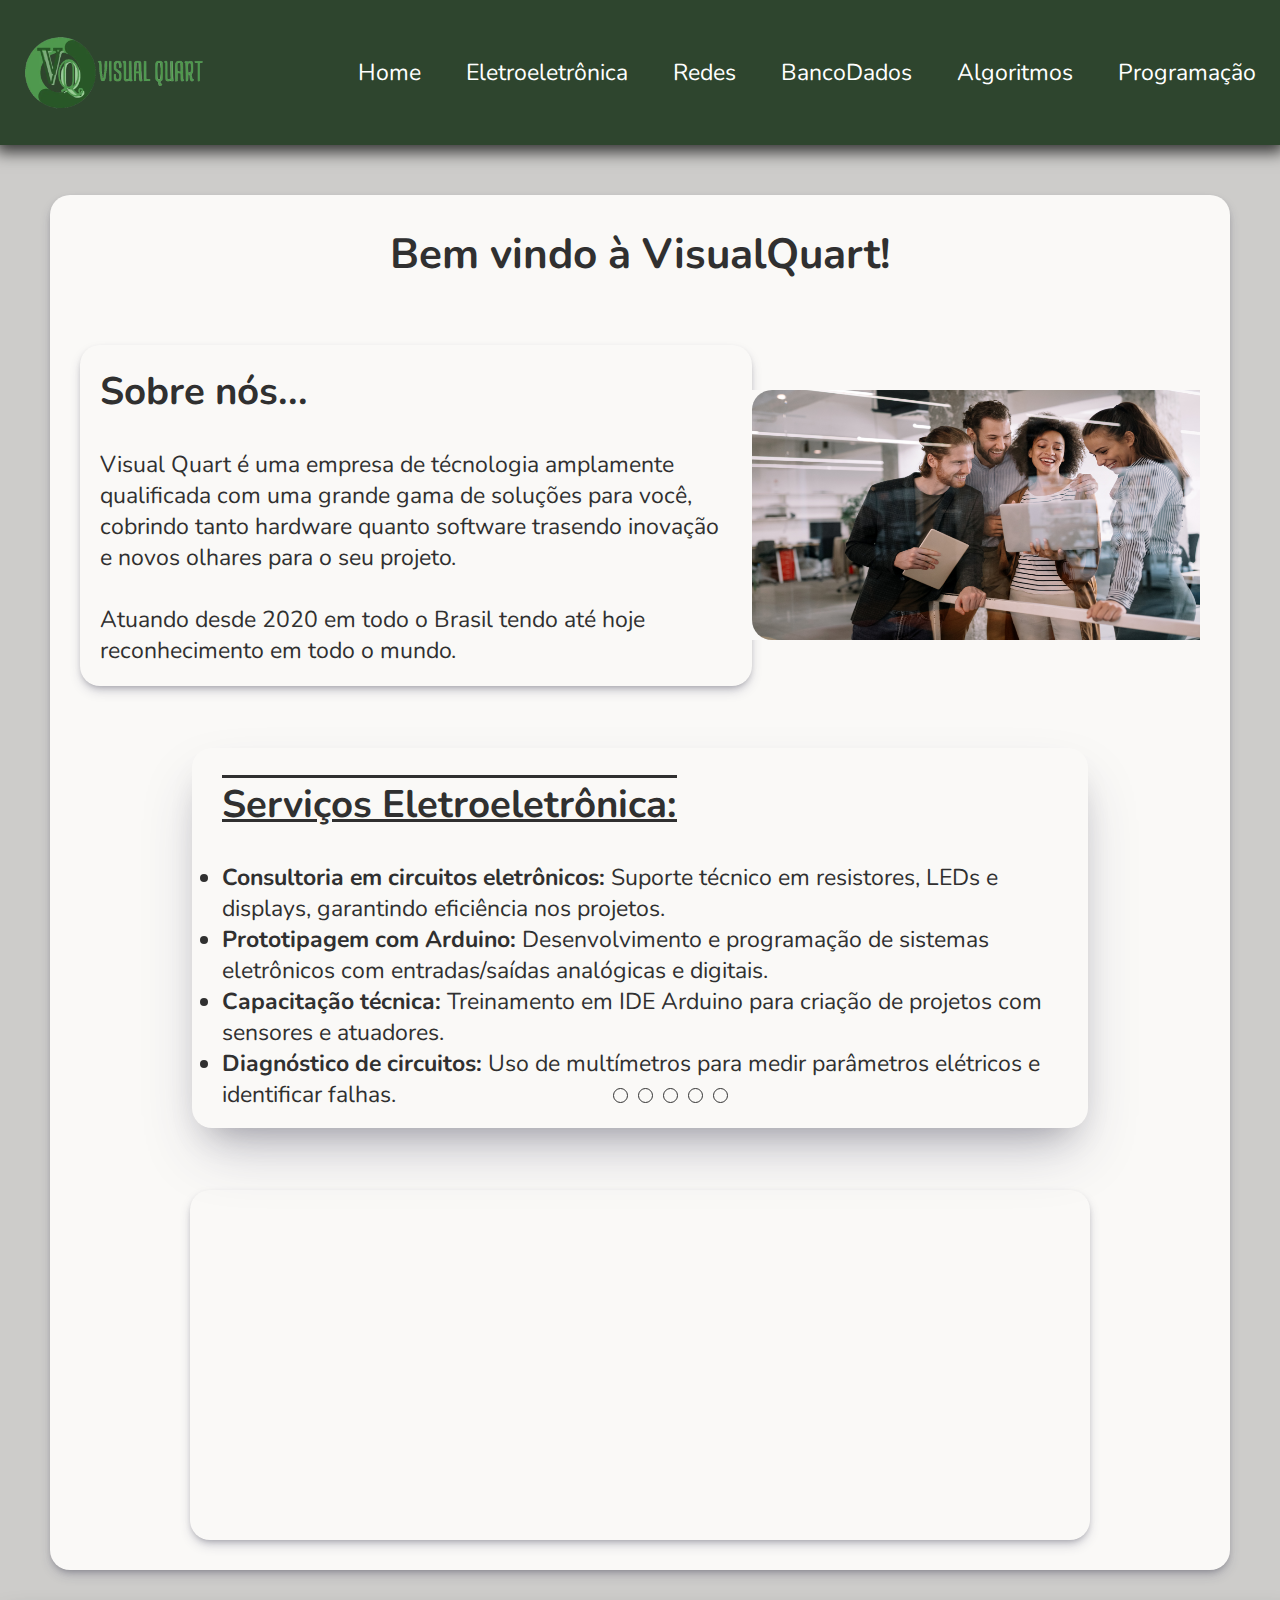
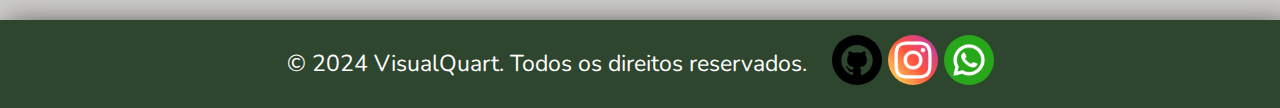
<file: index.html>
<!DOCTYPE html>
<html lang="pt-BR">

<head>
    <link rel="shortcut icon" href="/img/vqLOGOsemfundo.png" type="image/x-icon">
    <link rel="stylesheet" href="/css/index.css">
    <script src="/scripts/index.js" defer></script>
    <meta charset="UTF-8">
    <meta name="viewport" content="width=device-width, initial-scale=1.0">
    <title>VisualQuart</title>
</head>

<body>
    <header class="cabecalho">
        <div class="logo">
            <img src="/img/vqLOGO.png" alt="" width="180px">
        </div>
        <nav>
            <a href="index.html">Home</a>
            <a href="eletroeletronica.html">Eletroeletrônica</a>
            <a href="redes.html">Redes</a>
            <a href="bancodaos.html">BancoDados</a>
            <a href="algoritmos.html">Algoritmos</a>
            <a href="programacao.html">Programação</a>
        </nav>
    </header>

    <main class="principal">
        <div class="container">
            <h1>Bem vindo à VisualQuart!</h1>
            <br><br>
            <div class="conteudo">

                <div class="piece">
                    <h2>Sobre nós...</h2>
                    <br>
                    <p>Visual Quart é uma empresa de técnologia amplamente qualificada com uma grande gama de soluções
                        para você, cobrindo tanto hardware quanto software trasendo inovação e novos olhares para o seu
                        projeto.</p>
                    <br>
                    <p>Atuando desde 2020 em todo o Brasil tendo até hoje reconhecimento em todo o mundo.</p>
                </div>
                <div class="piece2">
                    <div class="slider">
                        <input type="radio" name="radio-btn1" id="img1-1" checked>
                        <input type="radio" name="radio-btn1" id="img1-2">
                        <input type="radio" name="radio-btn1" id="img1-3">
                        <input type="radio" name="radio-btn1" id="img1-4">
                        <input type="radio" name="radio-btn1" id="img1-5">

                        <div class="slides">
                            <div class="slide">
                                <img src="/img/pessoal1.png" alt="Imagem 1">
                            </div>
                            <div class="slide">
                                <img src="/img/pessoal2.png" alt="Imagem 2">
                            </div>
                            <div class="slide">
                                <img src="/img/pessoal3.png" alt="Imagem 3">
                            </div>
                            <div class="slide">
                                <img src="/img/pessoal4.png" alt="Imagem 4">
                            </div>
                            <div class="slide">
                                <img src="/img/pessoal5.png" alt="Imagem 5">
                            </div>
                        </div>
                    </div>
                </div>
            </div>
            <br><br>
            <div class="piece3">
                <div class="slider2">
                    <input type="radio" name="radio-btn2" id="img2-1" checked>
                    <input type="radio" name="radio-btn2" id="img2-2">
                    <input type="radio" name="radio-btn2" id="img2-3">
                    <input type="radio" name="radio-btn2" id="img2-4">
                    <input type="radio" name="radio-btn2" id="img2-5">
                    <div class="slides2">
                        <div class="slide2">
                            <h2>Serviços Eletroeletrônica:</h2>
                            <br>
                            <li><b>Consultoria em circuitos eletrônicos:</b> Suporte técnico em resistores, LEDs e
                                displays, garantindo eficiência nos projetos.</li>
                            <li> <b>Prototipagem com Arduino:</b> Desenvolvimento e programação de sistemas eletrônicos
                                com
                                entradas/saídas analógicas e digitais.</li>
                            <li><b>Capacitação técnica:</b> Treinamento em IDE Arduino para criação de projetos com
                                sensores e atuadores.</li>
                            <li> <b>Diagnóstico de circuitos:</b> Uso de multímetros para medir parâmetros elétricos e
                                identificar falhas.</li>
                        </div>
                        <div class="slide2">
                            <h2>Serviços Redes:</h2>
                            <br>
                            <li><b>Configuração de Redes:</b> Implementação de redes internas com switches, roteadores e
                                servidores.</li>
                            <li><b>Simulações e Treinamento:</b> Uso do Cisco Packet Tracer para capacitação prática em redes.
                            </li>
                            <li><b>Gerenciamento de Servidores:</b> Configuração de DNS, HTTP, FTP e integração com
                                armazenamento em nuvem.</li>
                            <li><b>Comunicação Corporativa:</b> Configuração de servidores de e-mail (SMTP, POP3, IMAP).</li>
                            <li><b>Segurança de Redes:</b> Configuração de firewalls e práticas de proteção de dados.</li>
                            <li><b>Suporte Técnico:</b> Instalação e manutenção de dispositivos de rede.</li>
                        </div>
                        <div class="slide2">
                            <h2>Serviços Banco de Dados:</h2>
                            <br>
                            <li><b>Gestão de Bancos de Dados:</b> Criação e manutenção de bancos relacionais e não relacionais.
                            </li>
                            <li><b>Modelagem de Dados:</b> Desenvolvimento de diagramas DER e MER alinhados às regras de
                                negócio.</li>
                            <li><b>Consultoria de Soluções:</b> Seleção de bancos locais, em nuvem ou Data Warehouses.</li>
                            <li><b>Padronização:</b> Criação de dicionários de dados para consistência e clareza.</li>
                        </div>
                        <div class="slide2">
                            <h2>Serviços Algoritmos:</h2>
                            <br>
                            <li><b>Desenvolvimento de Algoritmos:</b> Criação e representação gráfica de algoritmos utilizando
                                fluxogramas para clareza e eficiência no processo de implementação.</li>
                            <li><b>Organização Visual:</b> Uso de simbologia padrão para descrever fluxos lógicos e processos.</li>
                            <li><b>Exemplos de Implementação:</b> Modelagem de algoritmos como Bubble Sort, Insertion Sort e
                                Selection Sort, além de processos como separação de números pares e ímpares.</li>
                            <li><b>Ferramentas Profissionais:</b> Utilização de softwares como Lucidchart, Draw.io e Microsoft
                                Visio para criar fluxogramas colaborativos e personalizados.</li>
                        </div>
                        <div class="slide2">
                            <h2>Serviços Programação:</h2>
                            <br>
                            <li><b>Exercícios de Arrays:</b> Seleção e postagem de três exercícios práticos no site.</li>
                            <li><b>Algoritmos de Ordenação e Busca:</b> Implementação dos algoritmos Bubble Sort, Insertion Sort e Selection Sort.</li>
                            <li><b>Elementos Dinâmicos:</b> Criação e manipulação de elementos no DOM com createElement e appendChild.</li>
                            <li><b>Laços de Repetição:</b> Exemplos de programas com os laços FOR e WHILE.</li>
                            <li><b>Estruturas Condicionais:</b> Implementação de fluxos lógicos com IF, ELSE e ELSE-IF.</li>
                            <li><b>Explicação de Ordenação:</b> Gravação de vídeos explicativos sobre métodos de ordenação.</li>
                            <li><b>Ordenação Crescente e Decrescente:</b> Desenvolvimento de programas para ordenação crescente e decrescente.</li>
                        </div>
                    </div>
                    <div class="navigation-manual">
                        <label for="img2-1" class="manual-btn"></label>
                        <label for="img2-2" class="manual-btn"></label>
                        <label for="img2-3" class="manual-btn"></label>
                        <label for="img2-4" class="manual-btn"></label>
                        <label for="img2-5" class="manual-btn"></label>
                    </div>
                </div>
            </div>
            <br><br>
            <div class="piece4">
                <iframe
                    src="https://www.google.com/maps/embed?pb=!1m18!1m12!1m3!1d2876.2682303233837!2d-48.63816537998612!3d-27.229558380167738!2m3!1f0!2f0!3f0!3m2!1i1024!2i768!4f13.1!3m3!1m2!1s0x94d8a91d35e811ff%3A0x82fda733052f9120!2sEscola%20SESI%20-%20Tijucas!5e0!3m2!1spt-BR!2sbr!4v1730920432978!5m2!1spt-BR!2sbr"
                    style="border:0;" allowfullscreen="" loading="lazy" referrerpolicy="no-referrer-when-downgrade"
                    class="mapa"></iframe>
            </div>
        </div>
    </main>

    <footer class="rodape">
        <p>&copy; 2024 VisualQuart. Todos os direitos reservados.</p>
        <nav>
            <a href="https://github.com/joaovitinho183" target="_blank"><img src="/img/github_3291695.png" alt=""
                    width="50px"></a>
            <a href="https://www.instagram.com/ojoaovitor08/?next=%2Fojoaovitor183%2F" target="_blank"><img
                    src="/img/instagram_2111463.png" alt="" width="50px"></a>
            <a href="https://wa.link/ll8kyu" target="_blank"><img src="/img/whatsapp_3536445.png" alt=""
                    width="50px"></a>
        </nav>
    </footer>


</body>

</html>
</file>
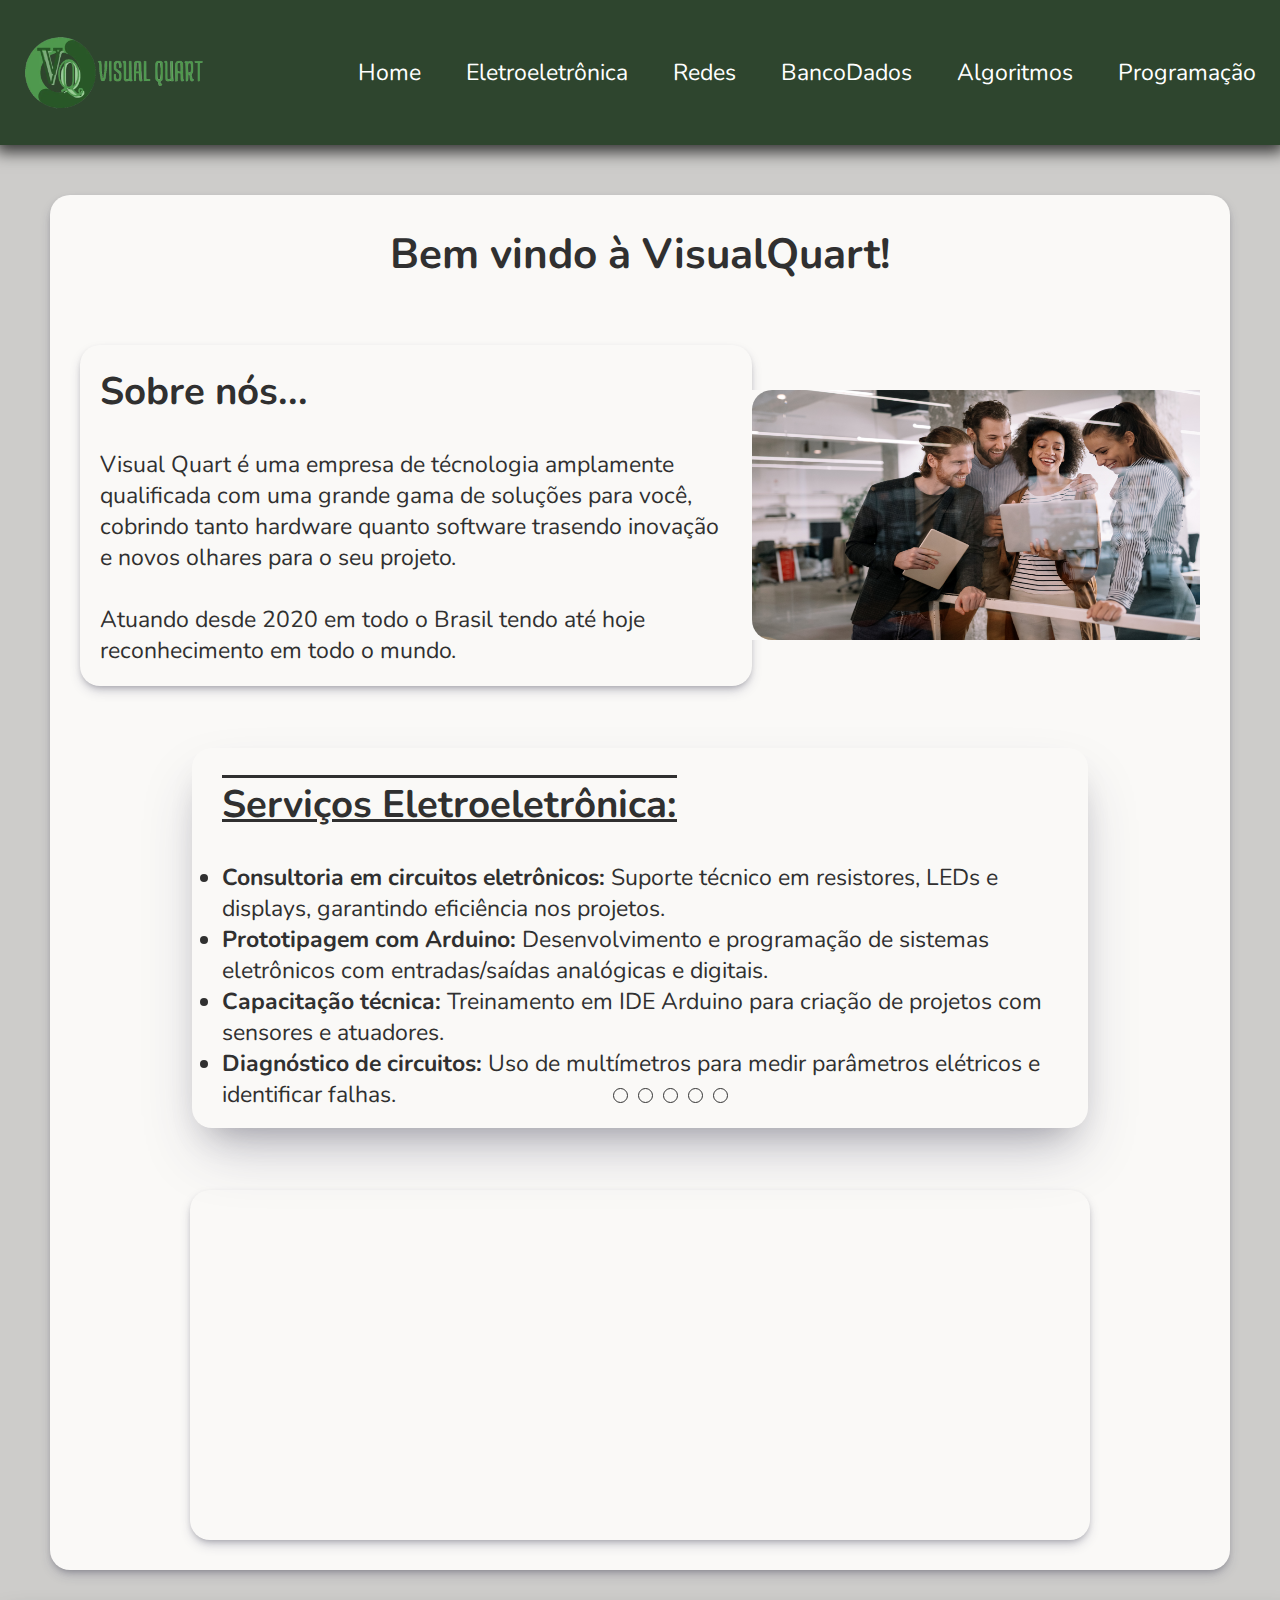
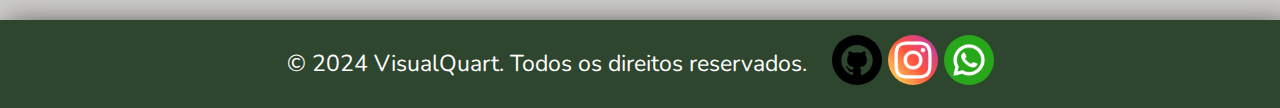
<file: assets/index.html>
<!DOCTYPE html>
<html lang="pt-BR">

<head>
    <link rel="shortcut icon" href="/img/vqLOGOsemfundo.png" type="image/x-icon">
    <link rel="stylesheet" href="/css/index.css">
    <script src="/scripts/index.js" defer></script>
    <meta charset="UTF-8">
    <meta name="viewport" content="width=device-width, initial-scale=1.0">
    <title>VisualQuart</title>
</head>

<body>
    <header class="cabecalho">
        <div class="logo">
            <img src="/img/vqLOGO.png" alt="" width="180px">
        </div>
        <nav>
            <a href="/assets/index.html">Home</a>
            <a href="/assets/eletroeletronica.html">Eletroeletrônica</a>
            <a href="/assets/redes.html">Redes</a>
            <a href="/assets/bancodaos.html">BancoDados</a>
            <a href="/assets/algoritmos.html">Algoritmos</a>
            <a href="/assets/programacao.html">Programação</a>
        </nav>
    </header>

    <main class="principal">
        <div class="container">
            <h1>Bem vindo à VisualQuart!</h1>
            <br><br>
            <div class="conteudo">

                <div class="piece">
                    <h2>Sobre nós...</h2>
                    <br>
                    <p>Visual Quart é uma empresa de técnologia amplamente qualificada com uma grande gama de soluções
                        para você, cobrindo tanto hardware quanto software trasendo inovação e novos olhares para o seu
                        projeto.</p>
                    <br>
                    <p>Atuando desde 2020 em todo o Brasil tendo até hoje reconhecimento em todo o mundo.</p>
                </div>
                <div class="piece2">
                    <div class="slider">
                        <input type="radio" name="radio-btn1" id="img1-1" checked>
                        <input type="radio" name="radio-btn1" id="img1-2">
                        <input type="radio" name="radio-btn1" id="img1-3">
                        <input type="radio" name="radio-btn1" id="img1-4">
                        <input type="radio" name="radio-btn1" id="img1-5">

                        <div class="slides">
                            <div class="slide">
                                <img src="/img/pessoal1.png" alt="Imagem 1">
                            </div>
                            <div class="slide">
                                <img src="/img/pessoal2.png" alt="Imagem 2">
                            </div>
                            <div class="slide">
                                <img src="/img/pessoal3.png" alt="Imagem 3">
                            </div>
                            <div class="slide">
                                <img src="/img/pessoal4.png" alt="Imagem 4">
                            </div>
                            <div class="slide">
                                <img src="/img/pessoal5.png" alt="Imagem 5">
                            </div>
                        </div>
                    </div>
                </div>
            </div>
            <br><br>
            <div class="piece3">
                <div class="slider2">
                    <input type="radio" name="radio-btn2" id="img2-1" checked>
                    <input type="radio" name="radio-btn2" id="img2-2">
                    <input type="radio" name="radio-btn2" id="img2-3">
                    <input type="radio" name="radio-btn2" id="img2-4">
                    <input type="radio" name="radio-btn2" id="img2-5">
                    <div class="slides2">
                        <div class="slide2">
                            <h2>Serviços Eletroeletrônica:</h2>
                            <br>
                            <li><b>Consultoria em circuitos eletrônicos:</b> Suporte técnico em resistores, LEDs e
                                displays, garantindo eficiência nos projetos.</li>
                            <li> <b>Prototipagem com Arduino:</b> Desenvolvimento e programação de sistemas eletrônicos
                                com
                                entradas/saídas analógicas e digitais.</li>
                            <li><b>Capacitação técnica:</b> Treinamento em IDE Arduino para criação de projetos com
                                sensores e atuadores.</li>
                            <li> <b>Diagnóstico de circuitos:</b> Uso de multímetros para medir parâmetros elétricos e
                                identificar falhas.</li>
                        </div>
                        <div class="slide2">
                            <h2>Serviços Redes:</h2>
                            <br>
                            <li><b>Configuração de Redes:</b> Implementação de redes internas com switches, roteadores e
                                servidores.</li>
                            <li><b>Simulações e Treinamento:</b> Uso do Cisco Packet Tracer para capacitação prática em redes.
                            </li>
                            <li><b>Gerenciamento de Servidores:</b> Configuração de DNS, HTTP, FTP e integração com
                                armazenamento em nuvem.</li>
                            <li><b>Comunicação Corporativa:</b> Configuração de servidores de e-mail (SMTP, POP3, IMAP).</li>
                            <li><b>Segurança de Redes:</b> Configuração de firewalls e práticas de proteção de dados.</li>
                            <li><b>Suporte Técnico:</b> Instalação e manutenção de dispositivos de rede.</li>
                        </div>
                        <div class="slide2">
                            <h2>Serviços Banco de Dados:</h2>
                            <br>
                            <li><b>Gestão de Bancos de Dados:</b> Criação e manutenção de bancos relacionais e não relacionais.
                            </li>
                            <li><b>Modelagem de Dados:</b> Desenvolvimento de diagramas DER e MER alinhados às regras de
                                negócio.</li>
                            <li><b>Consultoria de Soluções:</b> Seleção de bancos locais, em nuvem ou Data Warehouses.</li>
                            <li><b>Padronização:</b> Criação de dicionários de dados para consistência e clareza.</li>
                        </div>
                        <div class="slide2">
                            <h2>Serviços Algoritmos:</h2>
                            <br>
                            <li><b>Desenvolvimento de Algoritmos:</b> Criação e representação gráfica de algoritmos utilizando
                                fluxogramas para clareza e eficiência no processo de implementação.</li>
                            <li><b>Organização Visual:</b> Uso de simbologia padrão para descrever fluxos lógicos e processos.</li>
                            <li><b>Exemplos de Implementação:</b> Modelagem de algoritmos como Bubble Sort, Insertion Sort e
                                Selection Sort, além de processos como separação de números pares e ímpares.</li>
                            <li><b>Ferramentas Profissionais:</b> Utilização de softwares como Lucidchart, Draw.io e Microsoft
                                Visio para criar fluxogramas colaborativos e personalizados.</li>
                        </div>
                        <div class="slide2">
                            <h2>Serviços Programação:</h2>
                            <br>
                            <li><b>Exercícios de Arrays:</b> Seleção e postagem de três exercícios práticos no site.</li>
                            <li><b>Algoritmos de Ordenação e Busca:</b> Implementação dos algoritmos Bubble Sort, Insertion Sort e Selection Sort.</li>
                            <li><b>Elementos Dinâmicos:</b> Criação e manipulação de elementos no DOM com createElement e appendChild.</li>
                            <li><b>Laços de Repetição:</b> Exemplos de programas com os laços FOR e WHILE.</li>
                            <li><b>Estruturas Condicionais:</b> Implementação de fluxos lógicos com IF, ELSE e ELSE-IF.</li>
                            <li><b>Explicação de Ordenação:</b> Gravação de vídeos explicativos sobre métodos de ordenação.</li>
                            <li><b>Ordenação Crescente e Decrescente:</b> Desenvolvimento de programas para ordenação crescente e decrescente.</li>
                        </div>
                    </div>
                    <div class="navigation-manual">
                        <label for="img2-1" class="manual-btn"></label>
                        <label for="img2-2" class="manual-btn"></label>
                        <label for="img2-3" class="manual-btn"></label>
                        <label for="img2-4" class="manual-btn"></label>
                        <label for="img2-5" class="manual-btn"></label>
                    </div>
                </div>
            </div>
            <br><br>
            <div class="piece4">
                <iframe
                    src="https://www.google.com/maps/embed?pb=!1m18!1m12!1m3!1d2876.2682303233837!2d-48.63816537998612!3d-27.229558380167738!2m3!1f0!2f0!3f0!3m2!1i1024!2i768!4f13.1!3m3!1m2!1s0x94d8a91d35e811ff%3A0x82fda733052f9120!2sEscola%20SESI%20-%20Tijucas!5e0!3m2!1spt-BR!2sbr!4v1730920432978!5m2!1spt-BR!2sbr"
                    style="border:0;" allowfullscreen="" loading="lazy" referrerpolicy="no-referrer-when-downgrade"
                    class="mapa"></iframe>
            </div>
        </div>
    </main>

    <footer class="rodape">
        <p>&copy; 2024 VisualQuart. Todos os direitos reservados.</p>
        <nav>
            <a href="https://github.com/joaovitinho183" target="_blank"><img src="/img/github_3291695.png" alt=""
                    width="50px"></a>
            <a href="https://www.instagram.com/ojoaovitor08/?next=%2Fojoaovitor183%2F" target="_blank"><img
                    src="/img/instagram_2111463.png" alt="" width="50px"></a>
            <a href="https://wa.link/ll8kyu" target="_blank"><img src="/img/whatsapp_3536445.png" alt=""
                    width="50px"></a>
        </nav>
    </footer>


</body>

</html>
</file>
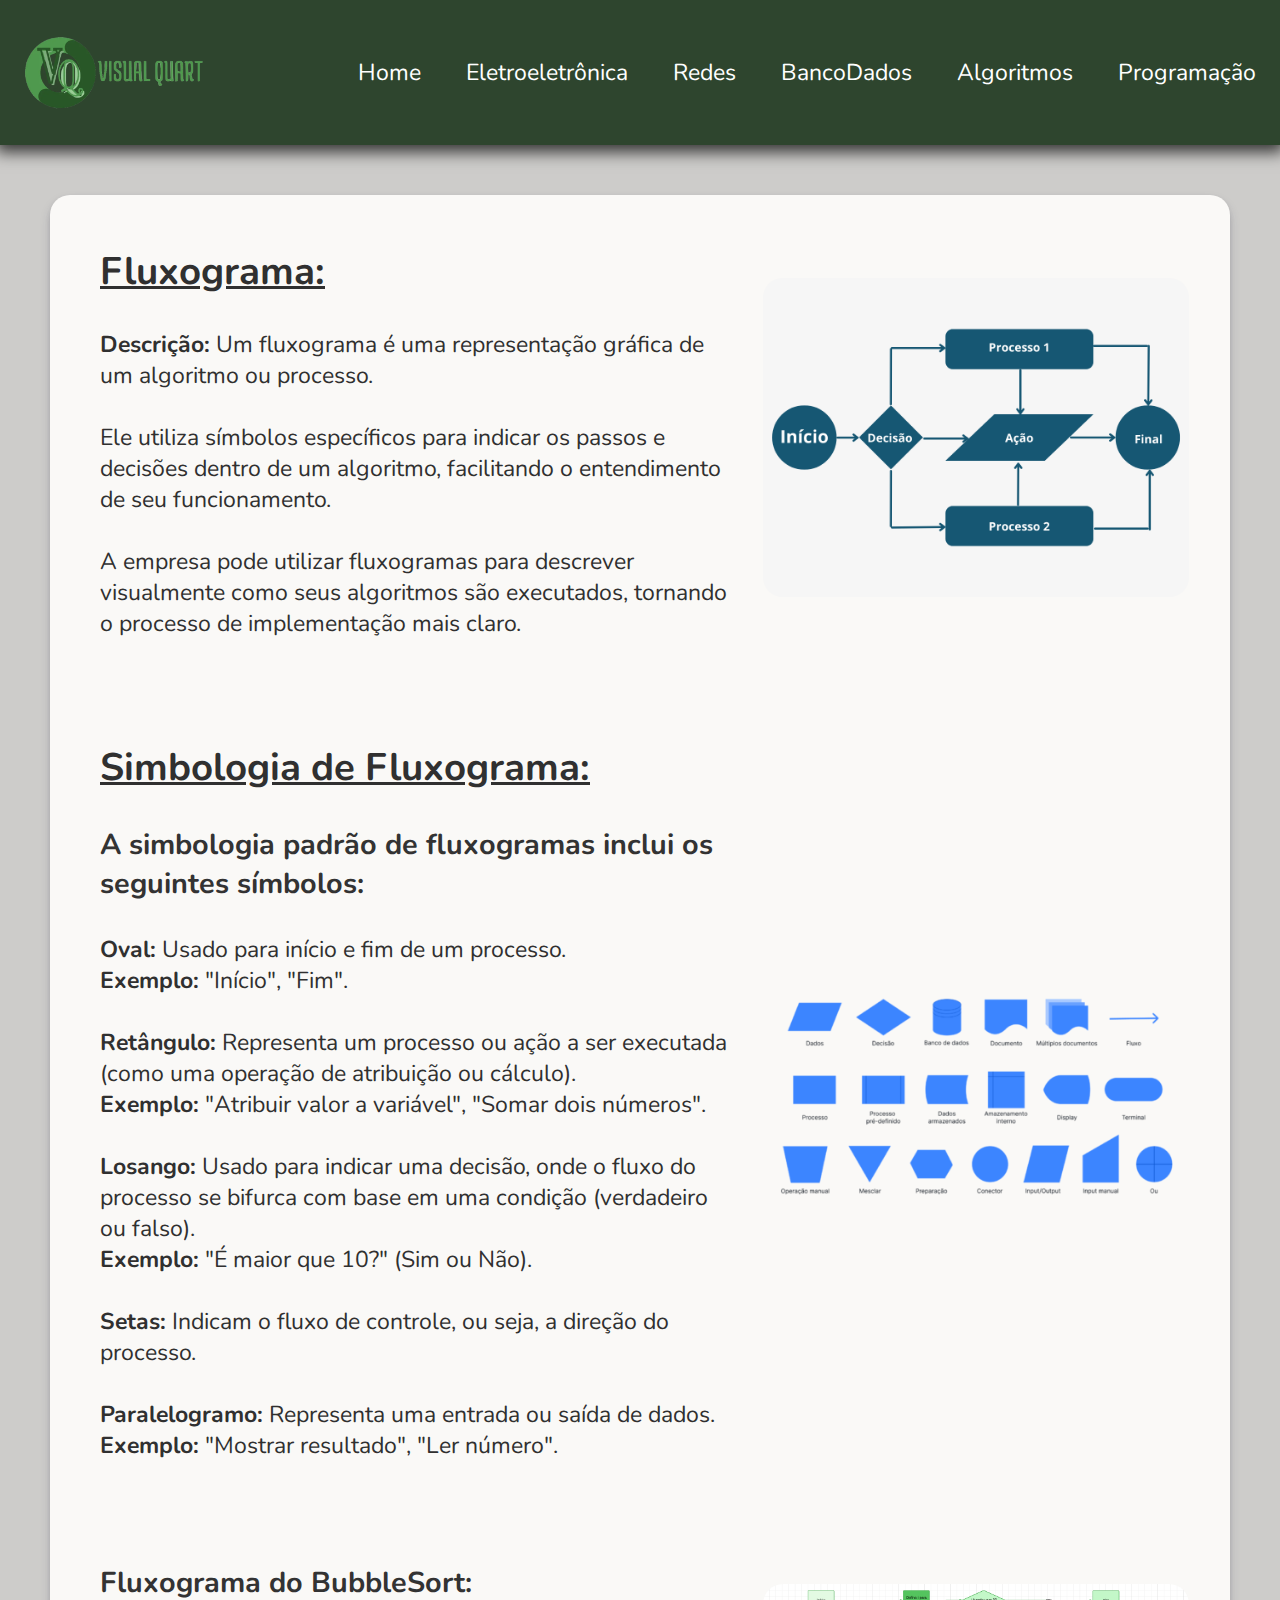
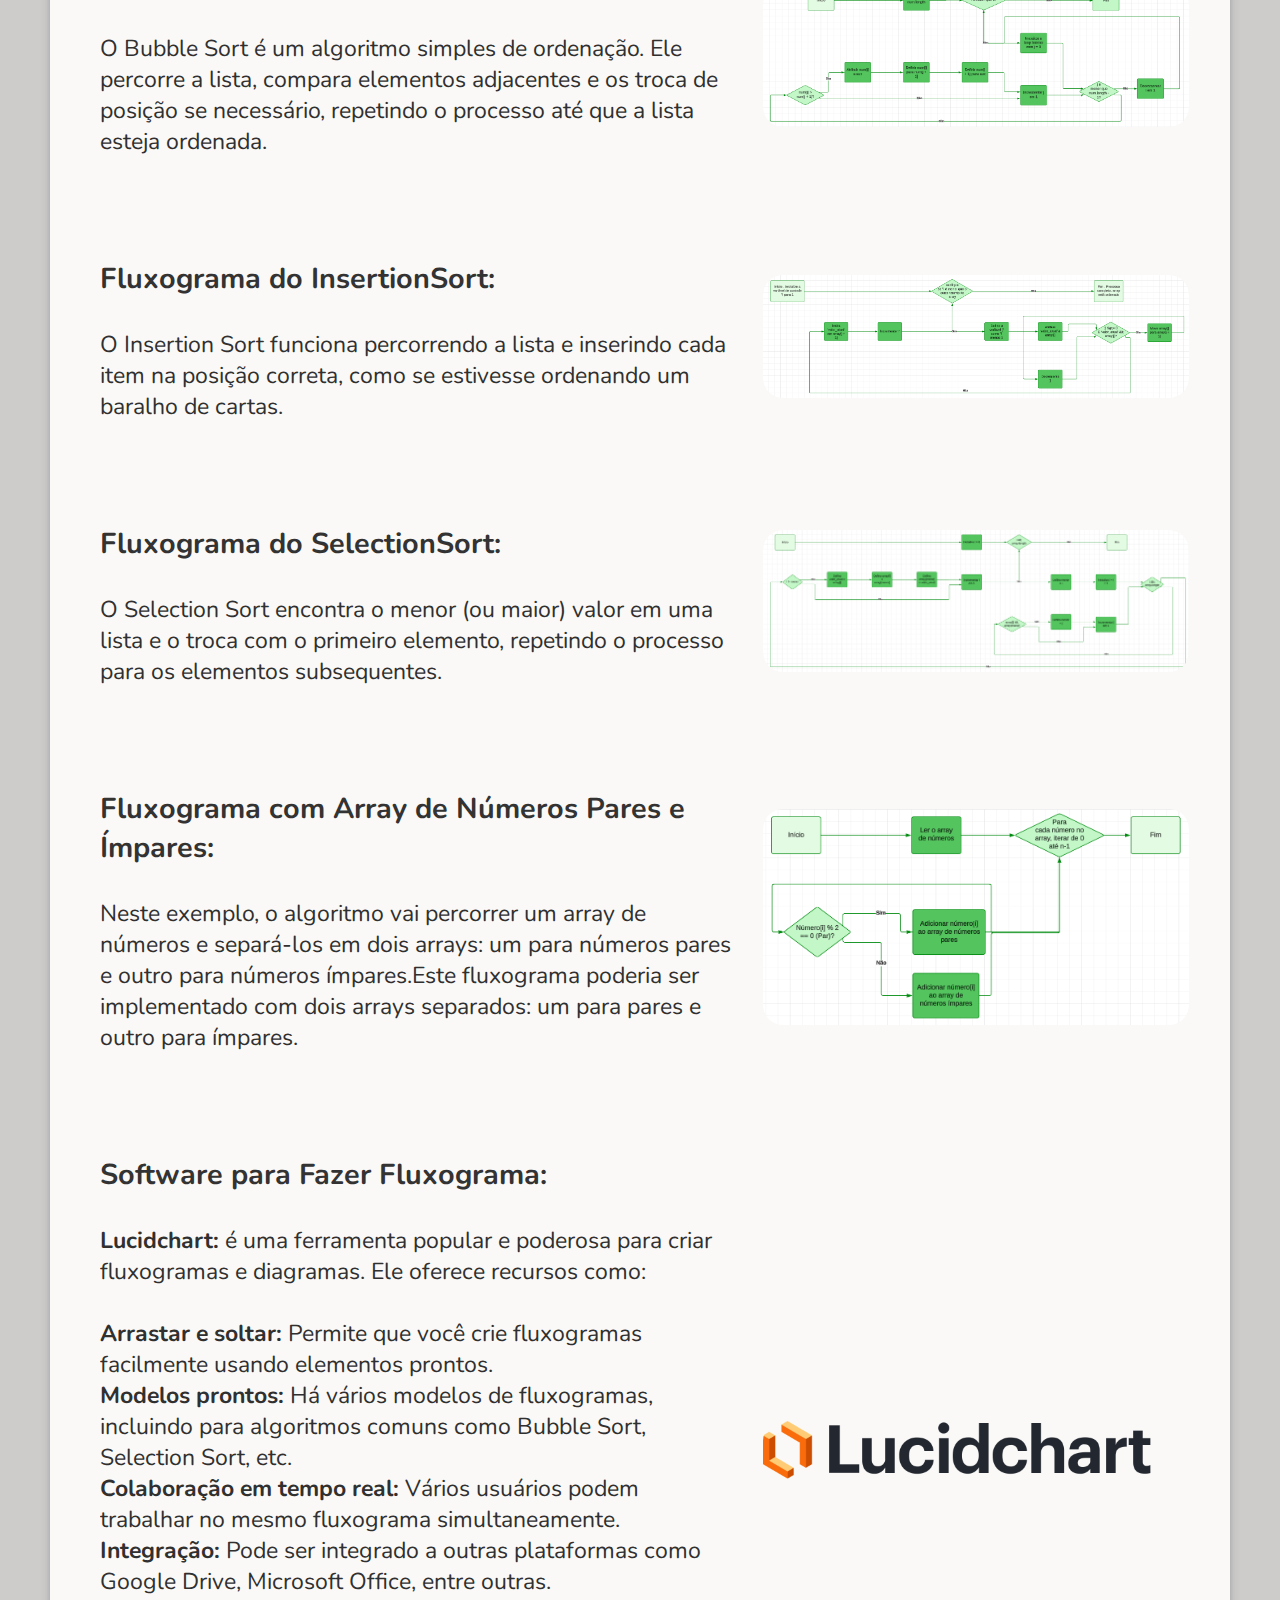
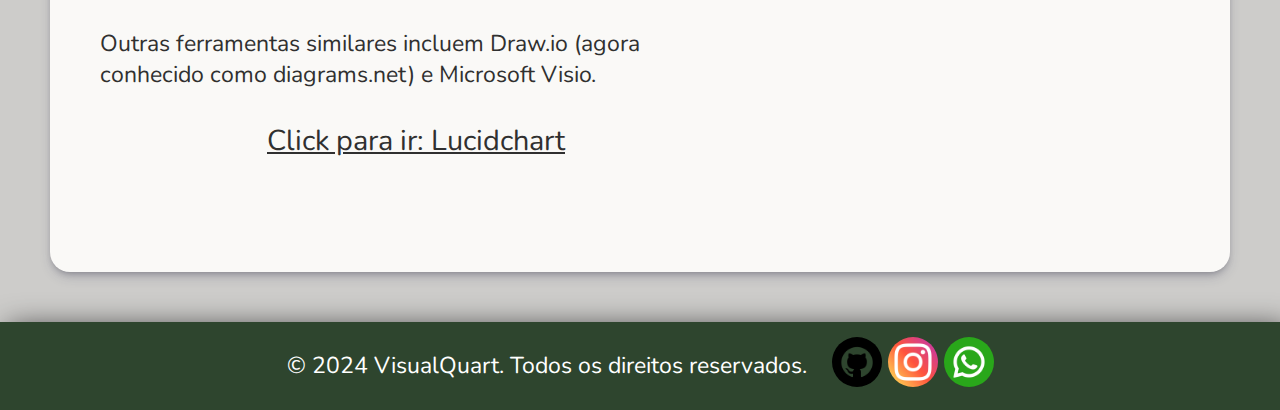
<file: algoritmos.html>
<!DOCTYPE html>
<html lang="pt-BR">

<head>
    <link rel="shortcut icon" href="/img/vqLOGOsemfundo.png" type="image/x-icon">
    <link rel="stylesheet" href="/css/algoritmos.css">
    <meta charset="UTF-8">
    <meta name="viewport" content="width=device-width, initial-scale=1.0">
    <title>VisualQuart</title>
</head>

<body>
    <header class="cabecalho">
        <div class="logo">
            <img src="/img/vqLOGO.png" alt="" width="180px">
        </div>
        <nav>
            <a href="index.html">Home</a>
            <a href="eletroeletronica.html">Eletroeletrônica</a>
            <a href="redes.html">Redes</a>
            <a href="bancodaos.html">BancoDados</a>
            <a href="algoritmos.html">Algoritmos</a>
            <a href="programacao.html">Programação</a>
        </nav>
    </header>

    <main class="principal">
        <div class="container">
            <div class="conteudo">
                <div class="piece">
                    <h2>Fluxograma:</h2><br>
                    <li><b>Descrição:</b> Um fluxograma é uma representação gráfica de um algoritmo ou processo.</li>
                    <br>
                    <p>Ele utiliza símbolos específicos para indicar os passos e decisões dentro de um algoritmo,
                        facilitando o entendimento de seu funcionamento.</p><br>
                    <p>A empresa pode utilizar fluxogramas para descrever visualmente como seus algoritmos são
                        executados, tornando o processo de implementação mais claro.</p>
                </div>
                <div class="piece-next">
                    <div class="slide">
                        <img src="/img/fluxo.png" alt="">
                    </div>
                </div>
            </div><br><br>
            <div class="conteudo">
                <div class="piece">
                    <h2>Simbologia de Fluxograma:</h2><br>
                    <h3>A simbologia padrão de fluxogramas inclui os seguintes símbolos:</h3><br>
                    <li><b>Oval:</b> Usado para início e fim de um processo.</li>
                    <p><b>Exemplo:</b> "Início", "Fim".</p><br>
                    <li><b>Retângulo:</b> Representa um processo ou ação a ser executada (como uma operação de atribuição ou cálculo).</li>
                    <p><b>Exemplo:</b> "Atribuir valor a variável", "Somar dois números".</p><br>
                    <li><b>Losango:</b> Usado para indicar uma decisão, onde o fluxo do processo se bifurca com base em uma condição (verdadeiro ou falso).</li>
                    <p><b>Exemplo:</b> "É maior que 10?" (Sim ou Não).</p><br>
                    <li><b>Setas:</b> Indicam o fluxo de controle, ou seja, a direção do processo.</li><br>
                    <li><b>Paralelogramo:</b> Representa uma entrada ou saída de dados.</li>
                    <p><b>Exemplo:</b> "Mostrar resultado", "Ler número".</p>
                </div>
                <div class="piece-next">
                        <div class="slide">
                            <img src="/img/simbologiafluxo.png" alt="">
                        </div>
                </div>
            </div><br><br>
            <div class="conteudo">
                <div class="piece">
                    <h3>Fluxograma do BubbleSort:</h3><br>
                    <li>O Bubble Sort é um algoritmo simples de ordenação. Ele percorre a lista, compara elementos adjacentes e os troca de posição se necessário, repetindo o processo até que a lista esteja ordenada.</li>
                </div>
                <div class="piece-next">
                    <div class="slide">
                        <img src="/img/bsfluxo.png" alt="">
                    </div>
                </div>
            </div><br><br>
            <div class="conteudo">
                <div class="piece">
                    <h3>Fluxograma do InsertionSort:</h3><br>
                    <li>O Insertion Sort funciona percorrendo a lista e inserindo cada item na posição correta, como se estivesse ordenando um baralho de cartas.</li>
                </div>
                <div class="piece-next">
                    <div class="slide">
                        <img src="/img/isfluxo.png" alt="">
                    </div>
                </div>
            </div><br><br>
            <div class="conteudo">
                <div class="piece">
                    <h3>Fluxograma do SelectionSort:</h3><br>
                    <li>O Selection Sort encontra o menor (ou maior) valor em uma lista e o troca com o primeiro elemento, repetindo o processo para os elementos subsequentes.</li>
                </div>
                <div class="piece-next">
                    <div class="slide">
                        <img src="/img/ssfluxo.png" alt="">
                    </div>
                </div>
            </div><br><br>
            <div class="conteudo">
                <div class="piece">
                    <h3>Fluxograma com Array de Números Pares e Ímpares:</h3><br>
                    <li>Neste exemplo, o algoritmo vai percorrer um array de números e separá-los em dois arrays: um para números pares e outro para números ímpares.Este fluxograma poderia ser implementado com dois arrays separados: um para pares e outro para ímpares.</li>
                </div>
                <div class="piece-next">
                    <div class="slide">
                        <img src="/img/pifluxo.png" alt="">
                    </div>
                </div>
            </div><br><br>
            <div class="conteudo">
                <div class="piece">
                    <h3>Software para Fazer Fluxograma:</h3><br>
                    <p><b>Lucidchart:</b> é uma ferramenta popular e poderosa para criar fluxogramas e diagramas. Ele oferece recursos como:</p><br>
                    <li><b>Arrastar e soltar:</b> Permite que você crie fluxogramas facilmente usando elementos prontos.</li>
                    <li><b>Modelos prontos:</b> Há vários modelos de fluxogramas, incluindo para algoritmos comuns como Bubble Sort, Selection Sort, etc.</li>
                    <li><b>Colaboração em tempo real:</b> Vários usuários podem trabalhar no mesmo fluxograma simultaneamente.</li>
                    <li><b>Integração:</b> Pode ser integrado a outras plataformas como Google Drive, Microsoft Office, entre outras.</li><br>
                    <p>Outras ferramentas similares incluem Draw.io (agora conhecido como diagrams.net) e Microsoft Visio.</p><br>
                    <a href="https://www.lucidchart.com/pages/pt/landing?utm_source=google&utm_medium=cpc&utm_campaign=_chart_pt_allcountries_mixed_search_brand_exact_&km_CPC_CampaignId=1500131167&km_CPC_AdGroupID=59412157138&km_CPC_Keyword=lucidchart&km_CPC_MatchType=e&km_CPC_ExtensionID=&km_CPC_Network=g&km_CPC_AdPosition=&km_CPC_Creative=294337318298&km_CPC_TargetID=kwd-33511936169&km_CPC_Country=9197317&km_CPC_Device=c&km_CPC_placement=&km_CPC_target=&gad_source=1&gclid=Cj0KCQiAuou6BhDhARIsAIfgrn4F4uzDaR_o6cMBMlU-HzHUEYRQBdrRYce9kueuVsFLl3gSa8fLLO8aAuioEALw_wcB" target="_blank" class="linkLucid">Click para ir: Lucidchart</a>
                </div>
                <div class="piece-next">
                    <div class="slide">
                        <img src="/img/lucid.png" alt="">
                    </div>
                </div>
            </div><br><br>
        </div>
    </main>

    <footer class="rodape">
        <p>&copy; 2024 VisualQuart. Todos os direitos reservados.</p>
        <nav>
            <a href="https://github.com/joaovitinho183" target="_blank"><img src="/img/github_3291695.png" alt=""
                    width="50px"></a>
            <a href="https://www.instagram.com/ojoaovitor08/?next=%2Fojoaovitor183%2F" target="_blank"><img
                    src="/img/instagram_2111463.png" alt="" width="50px"></a>
            <a href="https://wa.link/ll8kyu" target="_blank"><img src="/img/whatsapp_3536445.png" alt=""
                    width="50px"></a>
        </nav>
    </footer>


</body>

</html>
</file>
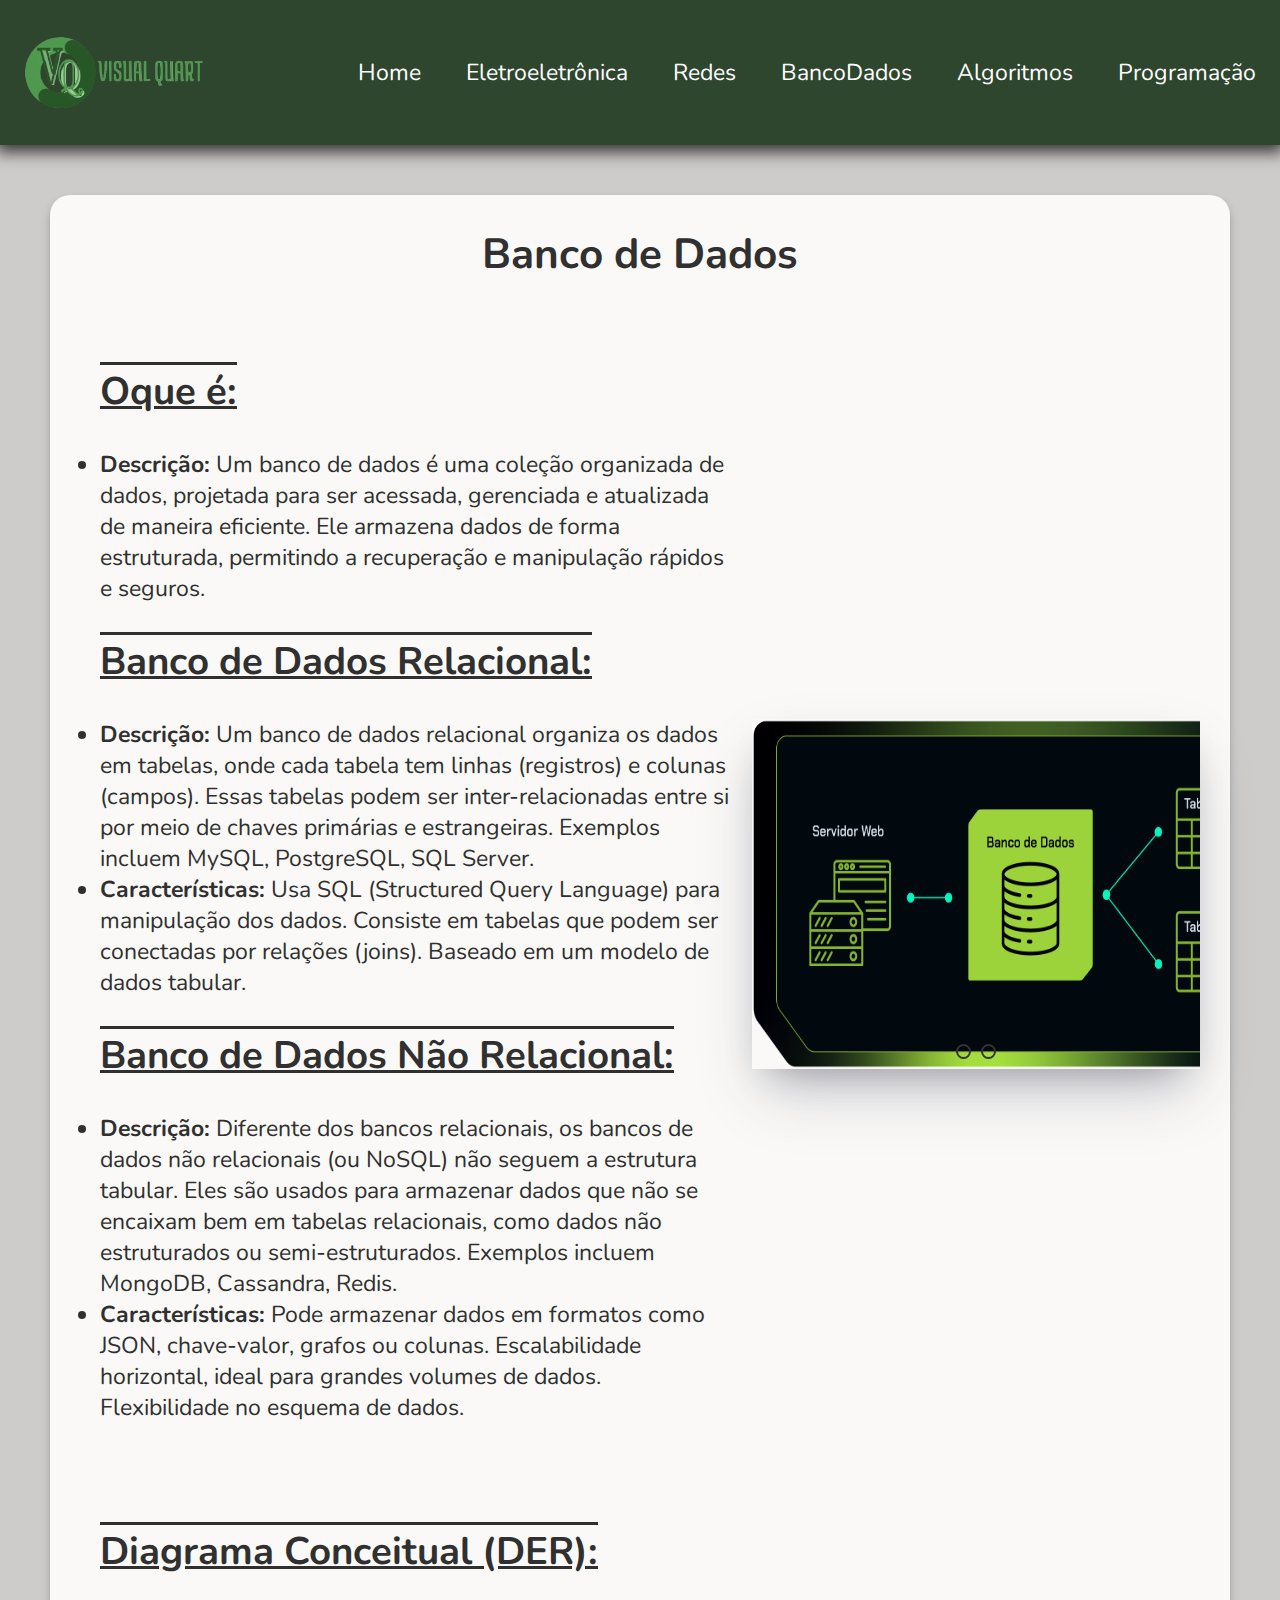
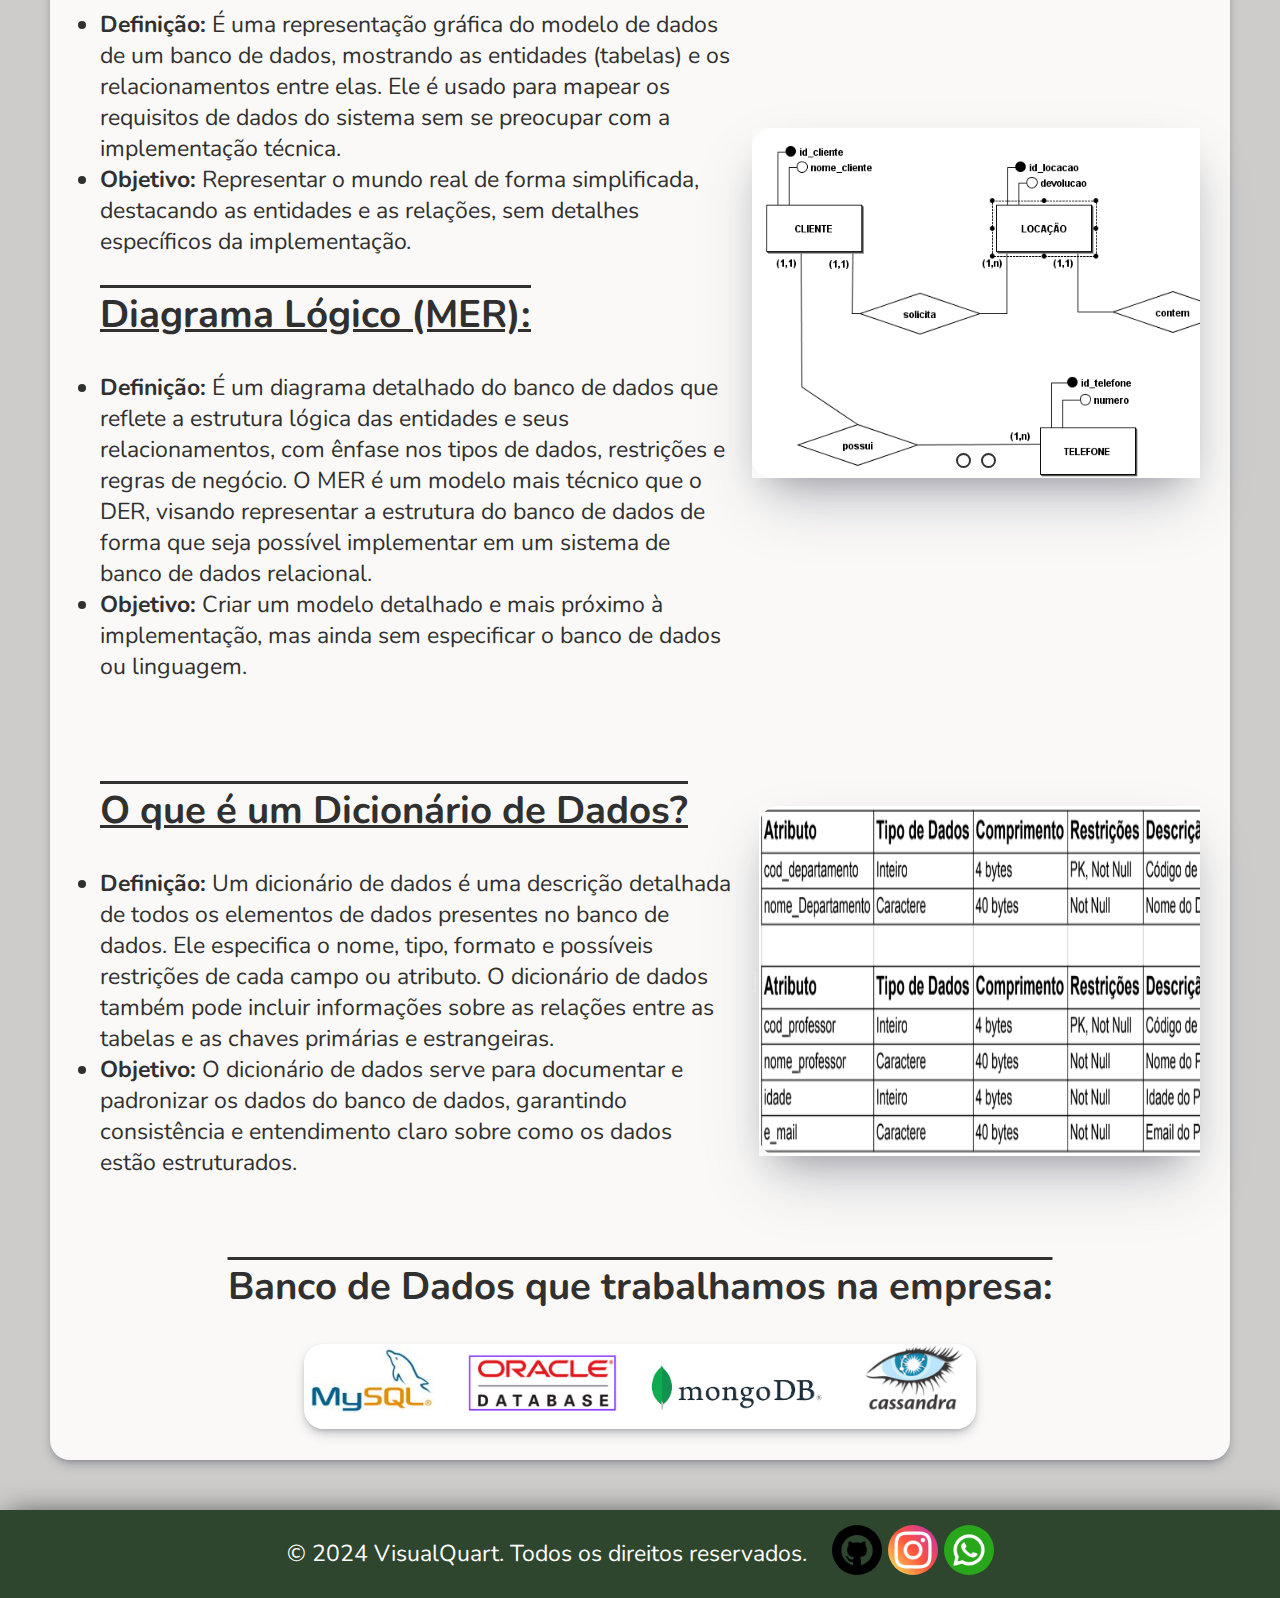
<file: bancodaos.html>
<!DOCTYPE html>
<html lang="pt-BR">

<head>
    <link rel="shortcut icon" href="/img/vqLOGOsemfundo.png" type="image/x-icon">
    <link rel="stylesheet" href="/css/bd.css">
    <script src="/scripts/bd.js" defer></script>
    <meta charset="UTF-8">
    <meta name="viewport" content="width=device-width, initial-scale=1.0">
    <title>VisualQuart</title>
</head>

<body>
    <header class="cabecalho">
        <div class="logo">
            <img src="/img/vqLOGO.png" alt="" width="180px">
        </div>
        <nav>
            <a href="index.html">Home</a>
            <a href="eletroeletronica.html">Eletroeletrônica</a>
            <a href="redes.html">Redes</a>
            <a href="bancodaos.html">BancoDados</a>
            <a href="algoritmos.html">Algoritmos</a>
            <a href="programacao.html">Programação</a>
        </nav>
    </header>

    <main class="principal">
        <div class="container">
            <h1>Banco de Dados</h1><br><br>
            <div class="conteudo">
                <div class="piece">
                    <h2>Oque é:</h2><br>
                    <li><b>Descrição:</b> Um banco de dados é uma coleção organizada de dados, projetada para ser
                        acessada, gerenciada e atualizada de maneira eficiente. Ele armazena dados de forma estruturada,
                        permitindo a recuperação e manipulação rápidos e seguros.</li><br>
                    <h2>Banco de Dados Relacional:</h2><br>
                    <li><b>Descrição:</b> Um banco de dados relacional organiza os dados em tabelas, onde cada tabela
                        tem linhas (registros) e colunas (campos). Essas tabelas podem ser inter-relacionadas entre si
                        por meio de chaves primárias e estrangeiras. Exemplos incluem MySQL, PostgreSQL, SQL Server.
                    </li>
                    <li><b>Características:</b> Usa SQL (Structured Query Language) para manipulação dos dados.
                        Consiste em tabelas que podem ser conectadas por relações (joins).
                        Baseado em um modelo de dados tabular.</li><br>
                    <h2>Banco de Dados Não Relacional:</h2><br>
                    <li><b>Descrição:</b> Diferente dos bancos relacionais, os bancos de dados não relacionais (ou
                        NoSQL) não seguem a estrutura tabular. Eles são usados para armazenar dados que não se encaixam
                        bem em tabelas relacionais, como dados não estruturados ou semi-estruturados. Exemplos incluem
                        MongoDB, Cassandra, Redis.</li>
                    <li><b>Características:</b> Pode armazenar dados em formatos como JSON, chave-valor, grafos ou
                        colunas.
                        Escalabilidade horizontal, ideal para grandes volumes de dados.
                        Flexibilidade no esquema de dados.</li>
                </div>
                <div class="piece-next">
                    <div class="carousel">
                        <input type="radio" name="radio-btn1" id="img1-1" checked>
                        <input type="radio" name="radio-btn1" id="img1-2">            
                        <div class="slides">
                            <div class="slide">
                                <img src="/img/bd.png" alt="Imagem 1">
                            </div>
                            <div class="slide">
                                <img src="/img/sql-nosql.png" alt="Imagem 2">
                            </div>
                        </div>
            
                        <div class="navigation-manual">
                            <label for="img1-1" class="manual-btn"></label>
                            <label for="img1-2" class="manual-btn"></label>
                        </div>
                    </div>
                </div>
            </div><br><br>
            <div class="conteudo">
                <div class="piece">
                    <h2>Diagrama Conceitual (DER):</h2><br>
                    <li><b>Definição:</b> É uma representação gráfica do modelo de dados de um banco de dados, mostrando as entidades (tabelas) e os relacionamentos entre elas. Ele é usado para mapear os requisitos de dados do sistema sem se preocupar com a implementação técnica.</li>
                    <li><b>Objetivo:</b> Representar o mundo real de forma simplificada, destacando as entidades e as relações, sem detalhes específicos da implementação.</li><br>
                    <h2>Diagrama Lógico (MER):</h2><br>
                    <li><b>Definição:</b> É um diagrama detalhado do banco de dados que reflete a estrutura lógica das entidades e seus relacionamentos, com ênfase nos tipos de dados, restrições e regras de negócio. O MER é um modelo mais técnico que o DER, visando representar a estrutura do banco de dados de forma que seja possível implementar em um sistema de banco de dados relacional.</li>
                    <li><b>Objetivo:</b> Criar um modelo detalhado e mais próximo à implementação, mas ainda sem especificar o banco de dados ou linguagem.</li>
                </div>
                <div class="piece-next">
                    <div class="carousel">
                        <input type="radio" name="radio-btn2" id="img2-1" checked>
                        <input type="radio" name="radio-btn2" id="img2-2">            
                        <div class="slides2">
                            <div class="slide">
                                <img src="/img/locadora3.png" alt="Imagem 1">
                            </div>
                            <div class="slide">
                                <img src="/img/locadora2.png" alt="Imagem 2">
                            </div>
                        </div>
            
                        <div class="navigation-manual">
                            <label for="img2-1" class="manual-btn"></label>
                            <label for="img2-2" class="manual-btn"></label>
                        </div>
                    </div>
                </div>
            </div><br><br>
            <div class="conteudo">
                <div class="piece">
                    <h2>O que é um Dicionário de Dados?</h2><br>
                    <li><b>Definição:</b> Um dicionário de dados é uma descrição detalhada de todos os elementos de dados presentes no banco de dados. Ele especifica o nome, tipo, formato e possíveis restrições de cada campo ou atributo. O dicionário de dados também pode incluir informações sobre as relações entre as tabelas e as chaves primárias e estrangeiras.</li>
                    <li><b>Objetivo:</b> O dicionário de dados serve para documentar e padronizar os dados do banco de dados, garantindo consistência e entendimento claro sobre como os dados estão estruturados.</li>
                </div>
                <div class="piece-next">]
                    <div class="carousel">
                        <div class="slides">
                            <div class="slide">
                                <img src="/img/dicionariodados.png" alt="">
                            </div>
                        </div>
                    </div>
                </div>
            </div><br><br>
            <div class="conteudo">
                <div class="piece3">
                    <h2>Banco de Dados que trabalhamos na empresa:</h2><br>
                    <img src="/img/bdlogos.png" alt="">
                </div>
            </div>
        </div>
    </main>

    <footer class="rodape">
        <p>&copy; 2024 VisualQuart. Todos os direitos reservados.</p>
        <nav>
            <a href="https://github.com/joaovitinho183" target="_blank"><img src="/img/github_3291695.png" alt=""
                    width="50px"></a>
            <a href="https://www.instagram.com/ojoaovitor08/?next=%2Fojoaovitor183%2F" target="_blank"><img
                    src="/img/instagram_2111463.png" alt="" width="50px"></a>
            <a href="https://wa.link/ll8kyu" target="_blank"><img src="/img/whatsapp_3536445.png" alt=""
                    width="50px"></a>
        </nav>
    </footer>


</body>

</html>
</file>
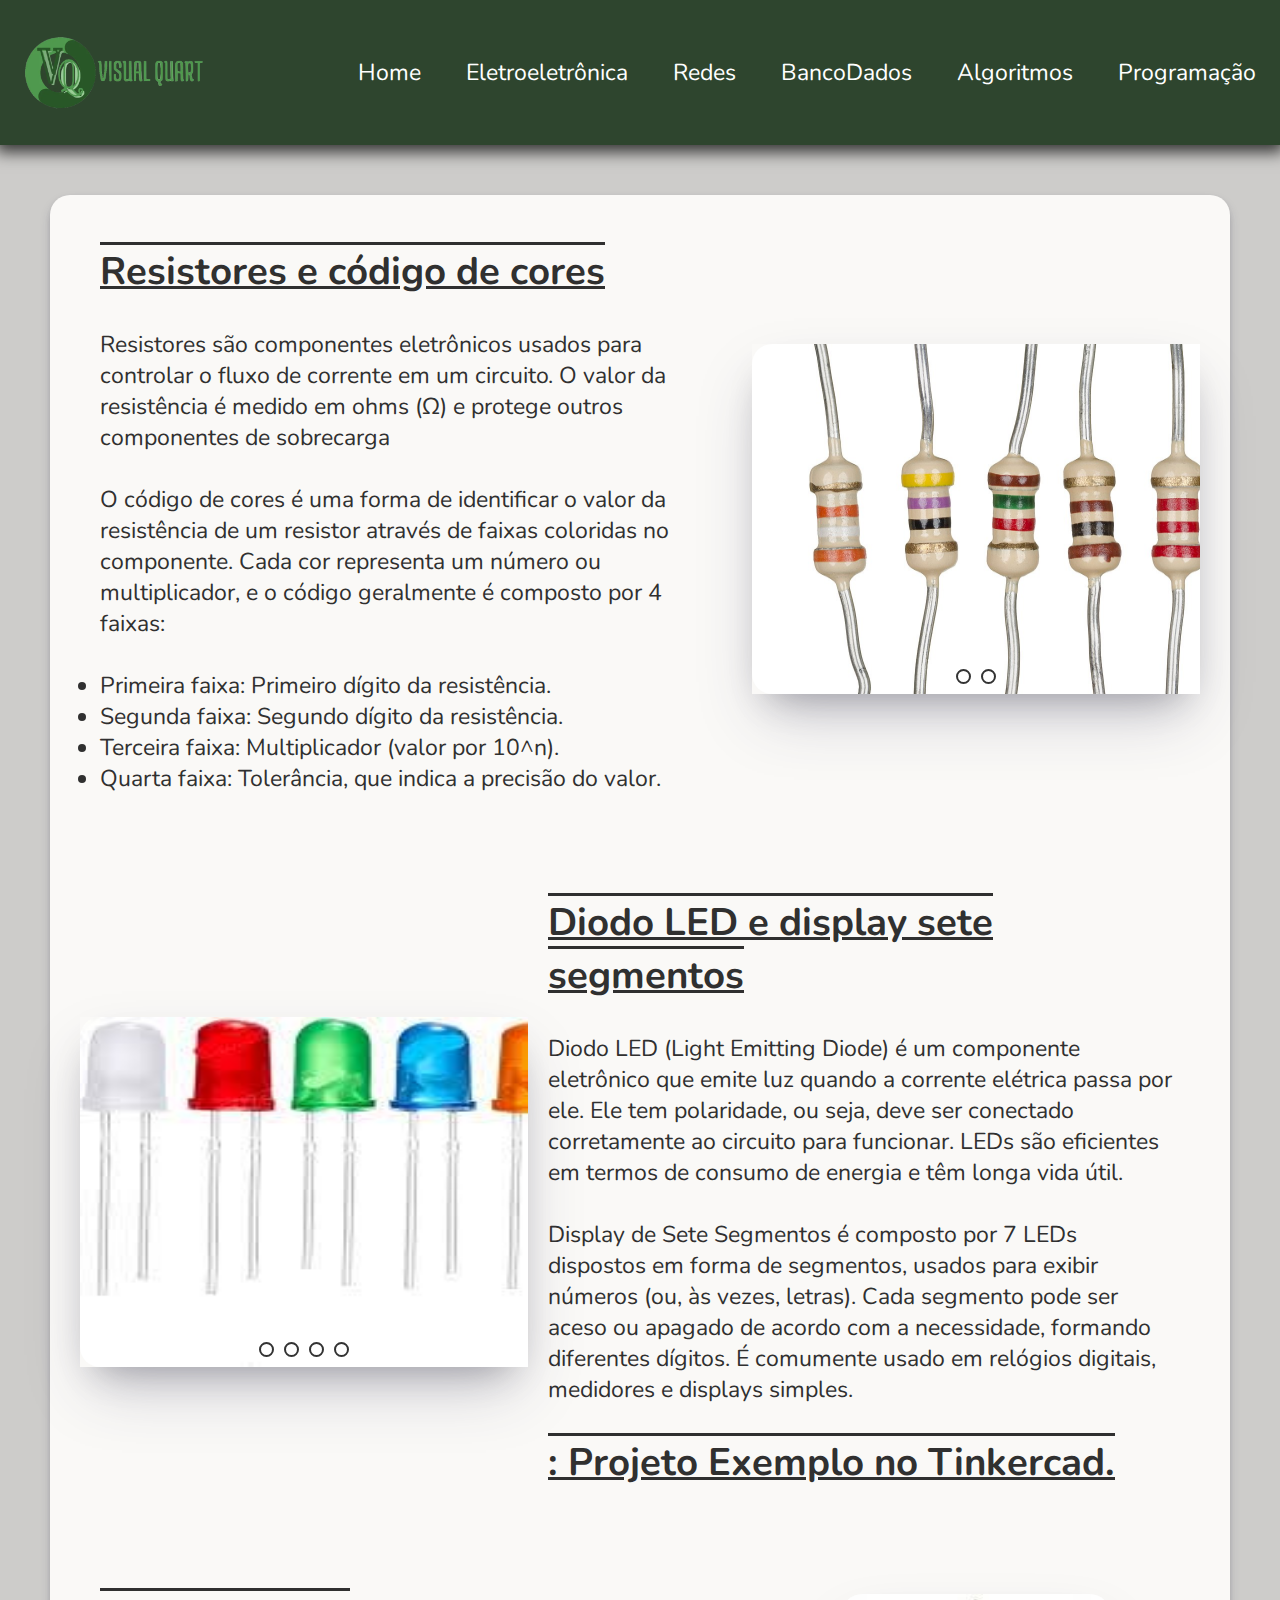
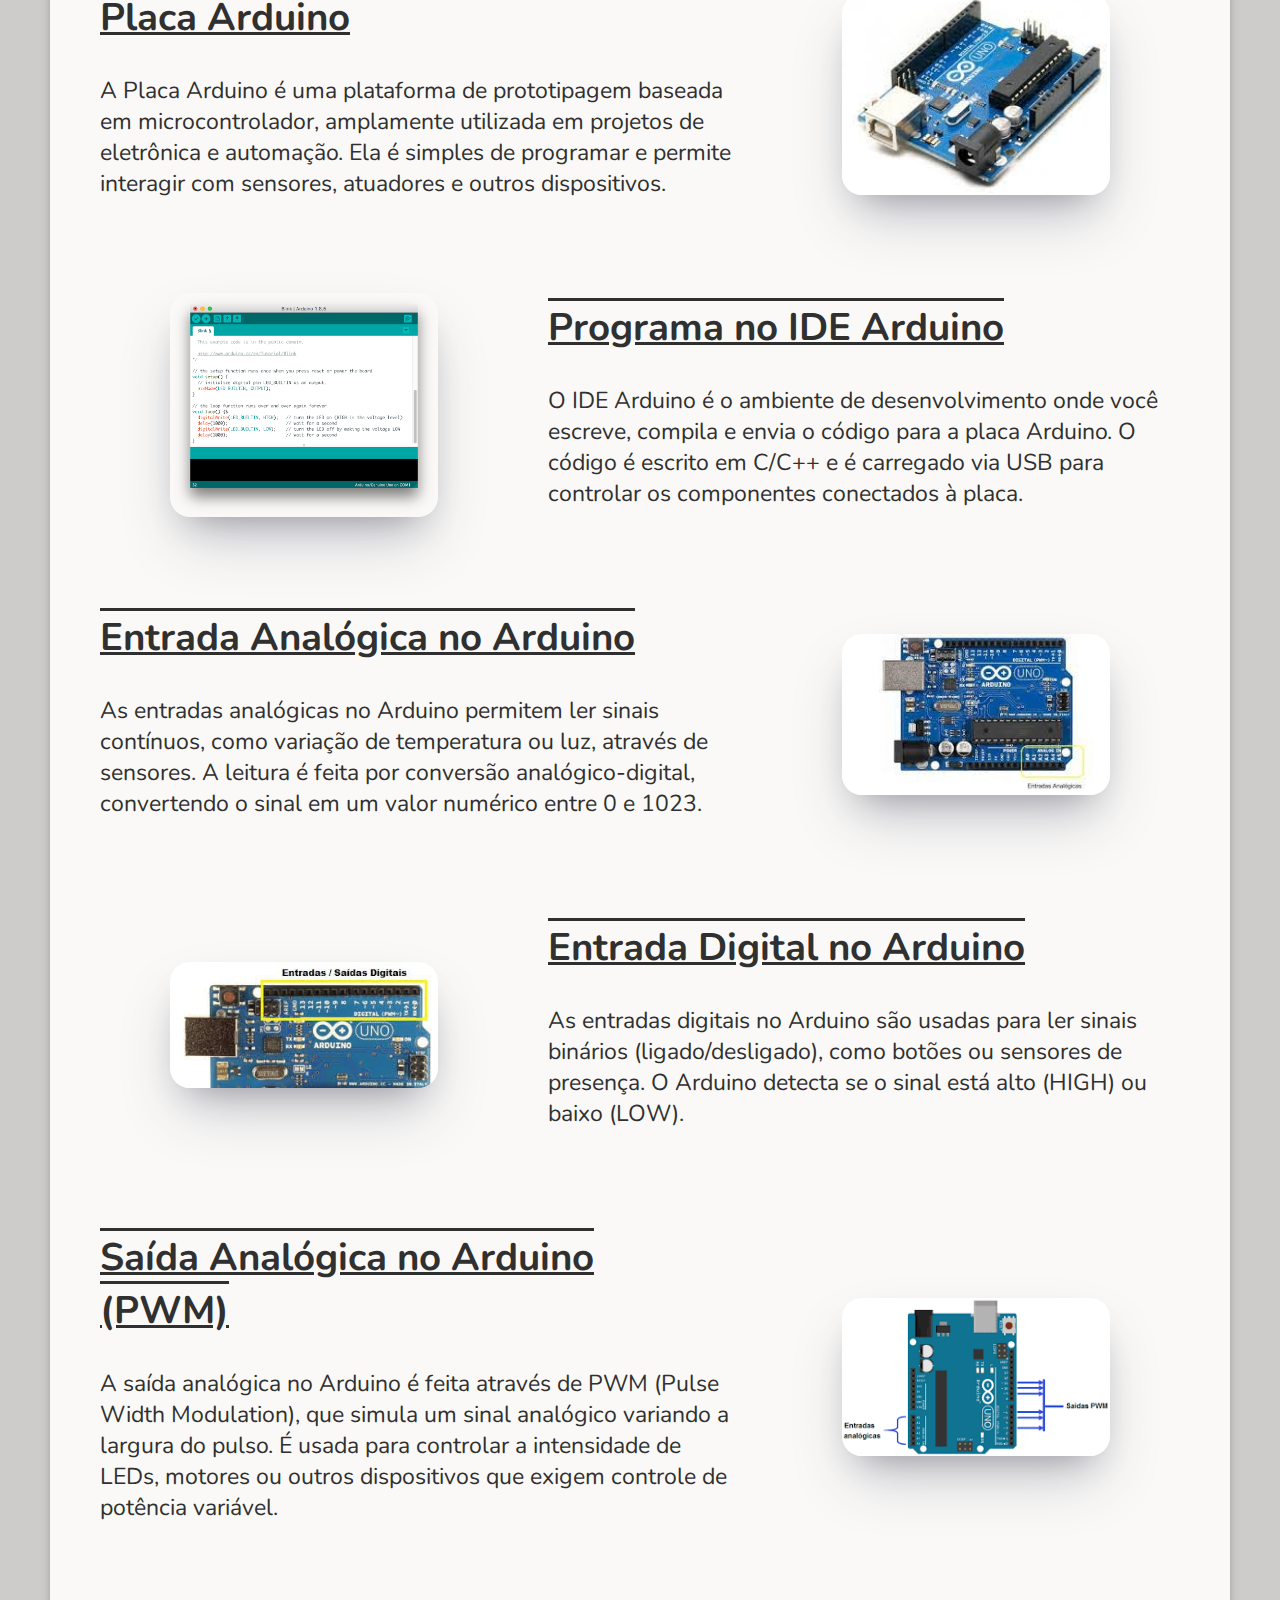
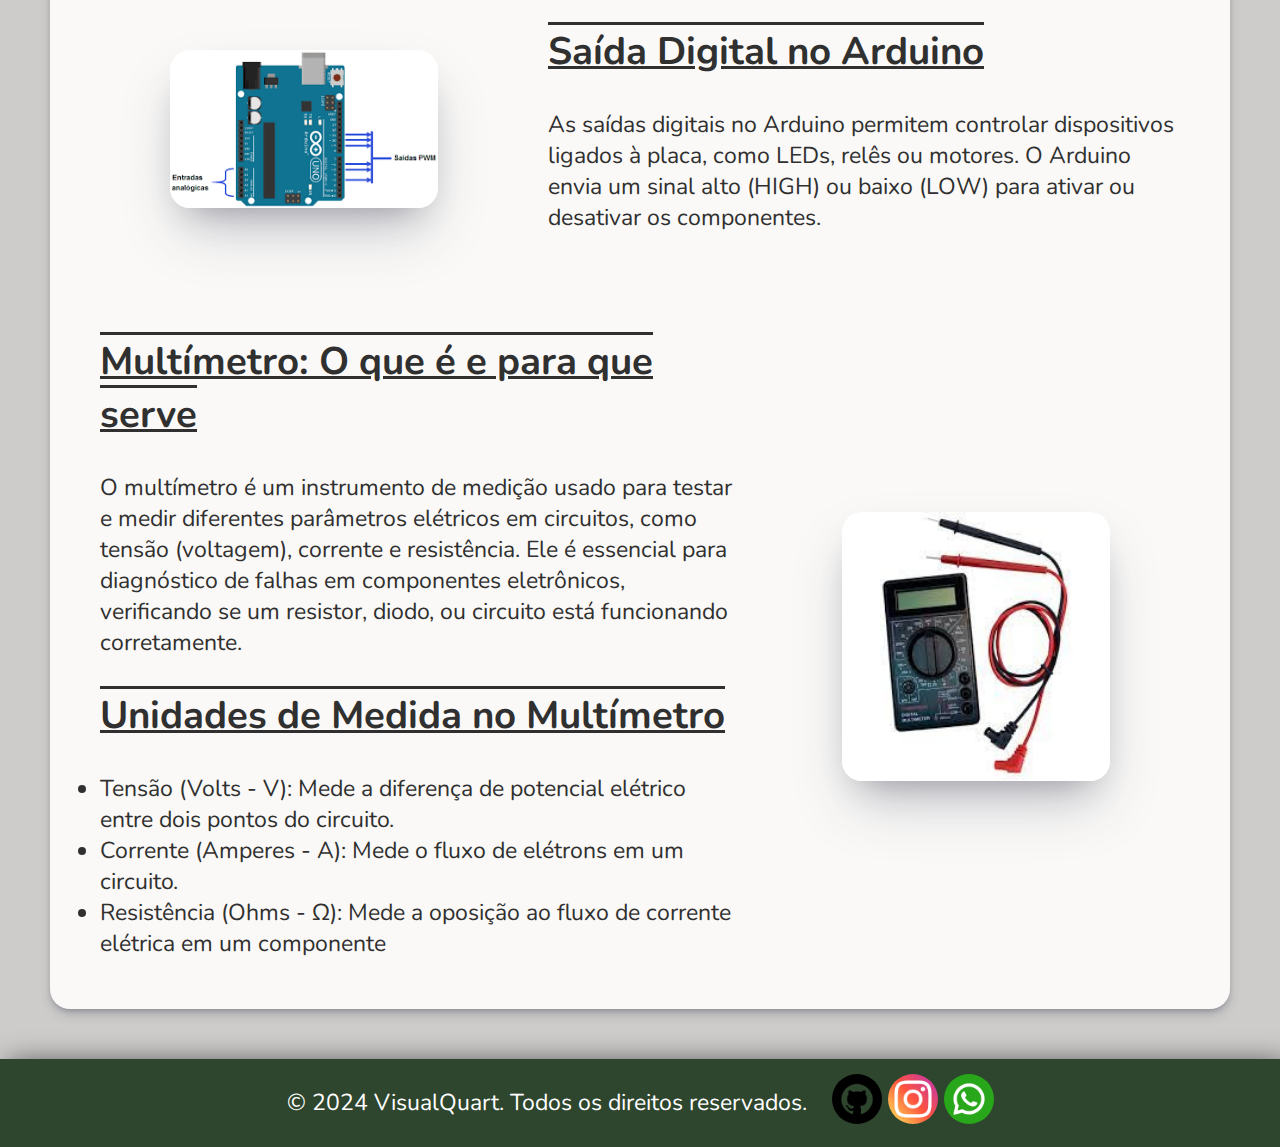
<file: eletroeletronica.html>
<!DOCTYPE html>
<html lang="pt-BR">

<head>
    <link rel="shortcut icon" href="/img/vqLOGOsemfundo.png" type="image/x-icon">
    <link rel="stylesheet" href="/css/eletro.css">
    <script src="/scripts/eletro.js" defer></script>
    <meta charset="UTF-8">
    <meta name="viewport" content="width=device-width, initial-scale=1.0">
    <title>VisualQuart</title>
</head>

<body>
    <header class="cabecalho">
        <div class="logo">
            <img src="/img/vqLOGO.png" alt="" width="180px">
        </div>
        <nav>
            <a href="index.html">Home</a>
            <a href="eletroeletronica.html">Eletroeletrônica</a>
            <a href="redes.html">Redes</a>
            <a href="bancodaos.html">BancoDados</a>
            <a href="algoritmos.html">Algoritmos</a>
            <a href="programacao.html">Programação</a>
        </nav>
    </header>

    <main class="principal">
        <div class="container">

            <div class="conteudo">

                <div class="piece">
                    <h2>Resistores e código de cores</h2>
                    <br>
                    <p>Resistores são componentes eletrônicos usados para controlar o fluxo de corrente em um circuito.
                        O valor da resistência é medido em ohms (Ω) e protege outros componentes de sobrecarga</p>
                    <br>
                    <p>O código de cores é uma forma de identificar o valor da resistência de um resistor através de
                        faixas coloridas no componente. Cada cor representa um número ou multiplicador, e o código
                        geralmente é composto por 4 faixas:</p>
                    <br>
                    <li>
                        Primeira faixa: Primeiro dígito da resistência.
                    </li>
                    <li>
                        Segunda faixa: Segundo dígito da resistência.
                    </li>
                    <li>
                        Terceira faixa: Multiplicador (valor por 10^n).
                    </li>
                    <li>
                        Quarta faixa: Tolerância, que indica a precisão do valor.
                    </li>
                </div>
                <div class="piece-next">
                    <div class="carousel">
                        <input type="radio" name="radio-btn1" id="img1-1" checked>
                        <input type="radio" name="radio-btn1" id="img1-2">
            
                        <div class="slides">
                            <div class="slide">
                                <img src="/img/resistor.png" alt="Imagem 1">
                            </div>
                            <div class="slide">
                                <img src="/img/tabela-cores.png" alt="Imagem 2">
                            </div>
                        </div>
            
                        <div class="navigation-manual">
                            <label for="img1-1" class="manual-btn"></label>
                            <label for="img1-2" class="manual-btn"></label>
                        </div>
                    </div>
                </div>
            </div>
            <br><br>

            <div class="conteudo2">
                <div class="piece-next">
                    <div class="carousel">
                        <input type="radio" name="radio-btn2" id="img2-1" checked>
                        <input type="radio" name="radio-btn2" id="img2-2">
                        <input type="radio" name="radio-btn2" id="img2-3">
                        <input type="radio" name="radio-btn2" id="img2-4">
            
                        <div class="slides2">
                            <div class="slide">
                                <img src="/img/led.png" alt="Imagem 1">
                            </div>
                            <div class="slide">
                                <img src="/img/tcl.png" alt="Imagem 2">
                            </div>
                            <div class="slide">
                                <img src="/img/segmentop.png" alt="Imagem 3">
                            </div>
                            <div class="slide">
                                <img src="/img/tca.png" alt="Imagem 4">
                            </div>
                        </div>
            
                        <div class="navigation-manual">
                            <label for="img2-1" class="manual-btn"></label>
                            <label for="img2-2" class="manual-btn"></label>
                            <label for="img2-3" class="manual-btn"></label>
                            <label for="img2-4" class="manual-btn"></label>
                        </div>
                    </div>
                </div>
                <div class="piece">
                    <h2>Diodo LED e display sete segmentos</h2>
                    <br>
                    <p>Diodo LED (Light Emitting Diode) é um componente eletrônico que emite luz quando a corrente
                        elétrica passa por ele. Ele tem polaridade, ou seja, deve ser conectado corretamente ao circuito
                        para funcionar. LEDs são eficientes em termos de consumo de energia e têm longa vida útil.</p>
                    <br>
                    <p>Display de Sete Segmentos é composto por 7 LEDs dispostos em forma de segmentos, usados para
                        exibir números (ou, às vezes, letras). Cada segmento pode ser aceso ou apagado de acordo com a
                        necessidade, formando diferentes dígitos. É comumente usado em relógios digitais, medidores e
                        displays simples.
                    </p>
                    <br>
                    <h2>: Projeto Exemplo no Tinkercad.</h2>
                </div>
            </div>
            <br><br>

            <div class="conteudo3">
                <div class="piece">
                    <h2>Placa Arduino</h2>
                    <br>
                    <p>A Placa Arduino é uma plataforma de prototipagem baseada em microcontrolador, amplamente
                        utilizada em projetos de eletrônica e automação. Ela é simples de programar e permite interagir
                        com sensores, atuadores e outros dispositivos.</p>
                </div>
                <div class="piece-next">
                    <img src="/img/arduino.jpg" alt="">
                </div>
            </div>
            <br><br>

            <div class="conteudo4">
                <div class="piece-next">
                    <img src="/img/ide.png" alt="">
                </div>
                <div class="piece">
                    <h2>Programa no IDE Arduino</h2>
                    <br>
                    <p>O IDE Arduino é o ambiente de desenvolvimento onde você escreve, compila e envia o código para a
                        placa Arduino. O código é escrito em C/C++ e é carregado via USB para controlar os componentes
                        conectados à placa.
                    </p>
                </div>
            </div>
            <br><br>

            <div class="conteudo5">
                <div class="piece">
                    <h2>Entrada Analógica no Arduino</h2>
                    <br>
                    <p>As entradas analógicas no Arduino permitem ler sinais contínuos, como variação de temperatura ou
                        luz, através de sensores. A leitura é feita por conversão analógico-digital, convertendo o sinal
                        em um valor numérico entre 0 e 1023.
                    </p>
                </div>
                <div class="piece-next">
                    <img src="/img/eaa.jpg" alt="">
                </div>
            </div>
            <br><br>

            <div class="conteudo6">
                <div class="piece-next">
                    <img src="/img/eda.jpg" alt="">
                </div>
                <div class="piece">
                    <h2>Entrada Digital no Arduino</h2>
                    <br>
                    <p>As entradas digitais no Arduino são usadas para ler sinais binários (ligado/desligado), como
                        botões ou sensores de presença. O Arduino detecta se o sinal está alto (HIGH) ou baixo (LOW).
                    </p>
                </div>
            </div>
            <br><br>

            <div class="conteudo7">
                <div class="piece">
                    <h2>Saída Analógica no Arduino (PWM)</h2>
                    <br>
                    <p>A saída analógica no Arduino é feita através de PWM (Pulse Width Modulation), que simula um sinal
                        analógico variando a largura do pulso. É usada para controlar a intensidade de LEDs, motores ou
                        outros dispositivos que exigem controle de potência variável.
                    </p>
                </div>
                <div class="piece-next">
                    <img src="/img/saa.png" alt="">
                </div>
            </div>
            <br><br>

            <div class="conteudo8">
                <div class="piece-next">
                    <img src="/img/saa.png" alt="">
                </div>
                <div class="piece">
                    <h2>Saída Digital no Arduino</h2>
                    <br>
                    <p>As saídas digitais no Arduino permitem controlar dispositivos ligados à placa, como LEDs, relês
                        ou motores. O Arduino envia um sinal alto (HIGH) ou baixo (LOW) para ativar ou desativar os
                        componentes.
                    </p>
                </div>
            </div>
            <br><br>

            <div class="conteudo9">
                <div class="piece">
                    <h2>Multímetro: O que é e para que serve</h2>
                    <br>
                    <p>O multímetro é um instrumento de medição usado para testar e medir diferentes parâmetros
                        elétricos em circuitos, como tensão (voltagem), corrente e resistência. Ele é essencial para
                        diagnóstico de falhas em componentes eletrônicos, verificando se um resistor, diodo, ou circuito
                        está funcionando corretamente.
                    </p>
                    <br>
                    <h2>Unidades de Medida no Multímetro</h2>
                    <br>
                    <li>Tensão (Volts - V): Mede a diferença de potencial elétrico entre dois pontos do circuito.</li>
                    <li>Corrente (Amperes - A): Mede o fluxo de elétrons em um circuito.</li>
                    <li>Resistência (Ohms - Ω): Mede a oposição ao fluxo de corrente elétrica em um componente</li>
                </div>
                <div class="piece-next">
                    <img src="/img/multimetro.jpg" alt="">
                </div>
            </div>
        </div>
    </main>

    <footer class="rodape">
        <p>&copy; 2024 VisualQuart. Todos os direitos reservados.</p>
        <nav>
            <a href="https://github.com/joaovitinho183" target="_blank"><img src="/img/github_3291695.png" alt=""
                    width="50px"></a>
            <a href="https://www.instagram.com/ojoaovitor08/?next=%2Fojoaovitor183%2F" target="_blank"><img
                    src="/img/instagram_2111463.png" alt="" width="50px"></a>
            <a href="https://wa.link/ll8kyu" target="_blank"><img src="/img/whatsapp_3536445.png" alt=""
                    width="50px"></a>
        </nav>
    </footer>


</body>

</html>
</file>
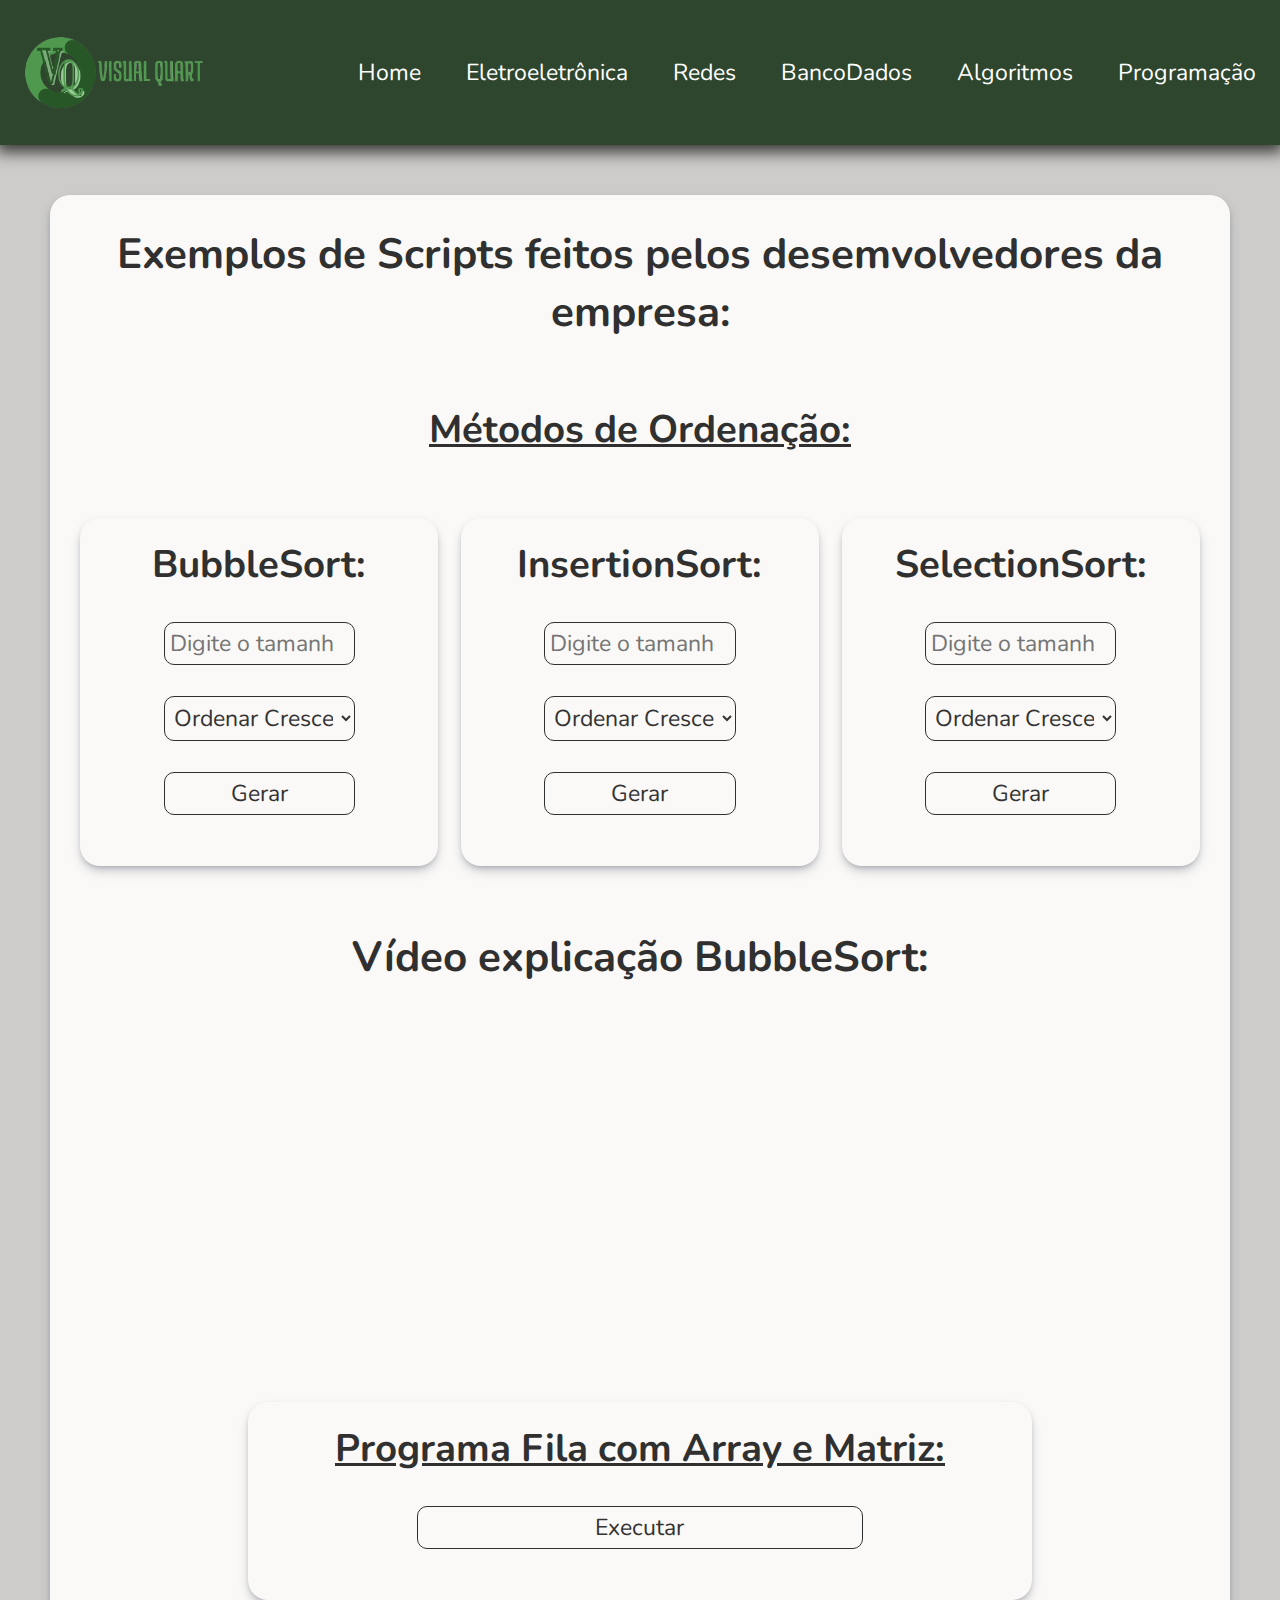
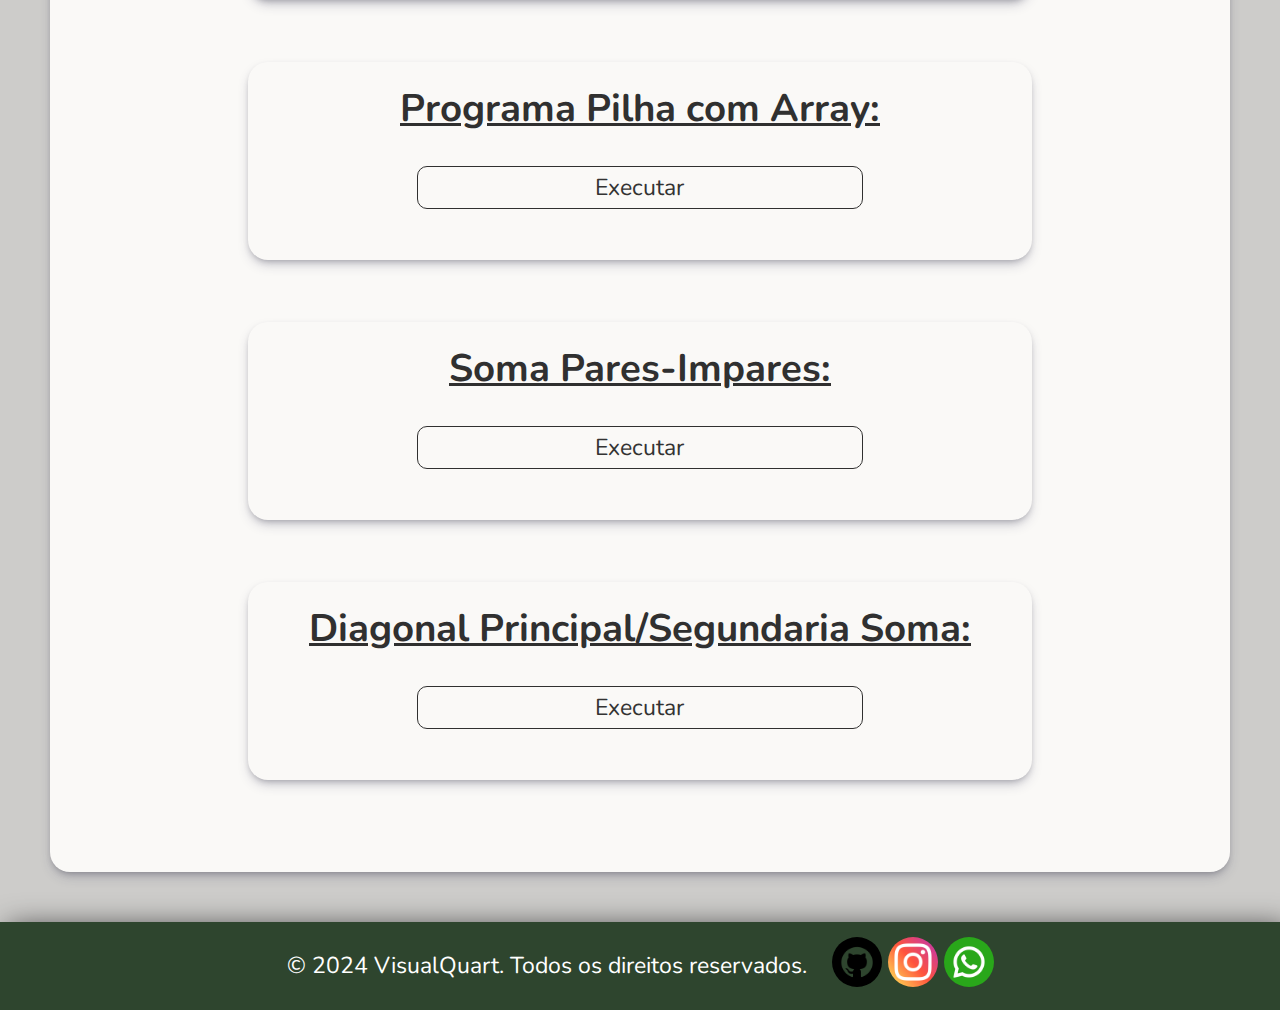
<file: programacao.html>
<!DOCTYPE html>
<html lang="pt-BR">

<head>
    <link rel="shortcut icon" href="/img/vqLOGOsemfundo.png" type="image/x-icon">
    <link rel="stylesheet" href="/css/programacao.css">
    <script src="/scripts/programacao.js" defer></script>
    <meta charset="UTF-8">
    <meta name="viewport" content="width=device-width, initial-scale=1.0">
    <title>VisualQuart</title>
</head>

<body>
    <header class="cabecalho">
        <div class="logo">
            <img src="/img/vqLOGO.png" alt="" width="180px">
        </div>
        <nav>
            <a href="index.html">Home</a>
            <a href="eletroeletronica.html">Eletroeletrônica</a>
            <a href="redes.html">Redes</a>
            <a href="bancodaos.html">BancoDados</a>
            <a href="algoritmos.html">Algoritmos</a>
            <a href="programacao.html">Programação</a>
        </nav>
    </header>

    <main class="principal">
        <div class="container">
            <h1>Exemplos de Scripts feitos pelos desemvolvedores da empresa:</h1><br><br>
            <h2>Métodos de Ordenação:</h2><br><br>
            <div class="conteudo">
                <div class="piece">
                    <h2>BubbleSort:</h2><br>
                    <input type="number" id="tamanho" placeholder="Digite o tamanho do Array:"><br><br>
                    <select name="options" id="options">
                        <option value="crescente">Ordenar Crescente</option>
                        <option value="decrescente">Ordenar Decrescente</option>
                    </select><br><br>
                    <button id="gerar">Gerar</button><br><br>
                    <div id="resposta">
                    </div>
                </div>
                <div class="piece">
                    <h2>InsertionSort:</h2><br>
                    <input type="number" id="tamanho2" placeholder="Digite o tamanho do Array:"><br><br>
                    <select>
                        <option value="crescente">Ordenar Crescente</option>
                        <option value="decrescente">Ordenar Decrescente</option>
                    </select><br><br>
                    <button id="gerar2">Gerar</button><br>
                    <div id="resposta2">

                    </div>
                </div>
                <div class="piece">
                    <h2>SelectionSort:</h2><br>
                    <input type="number" id="tamanho3" placeholder="Digite o tamanho do Array:"><br><br>
                    <select>
                        <option value="crescente">Ordenar Crescente</option>
                        <option value="decrescente">Ordenar Decrescente</option>
                    </select><br><br>
                    <button id="gerar3">Gerar</button><br>
                    <div id="resposta3">

                    </div>
                </div>
            </div><br><br>
            <h1>Vídeo explicação BubbleSort:</h1><br>
            <div class="container-video">
                <iframe width="560" height="315" src="https://www.youtube.com/embed/I5arwKA84SY?si=fTLPqw3yhYGP7eHG"
                    title="YouTube video player" frameborder="0"
                    allow="accelerometer; autoplay; clipboard-write; encrypted-media; gyroscope; picture-in-picture; web-share"
                    referrerpolicy="strict-origin-when-cross-origin" allowfullscreen></iframe>
            </div><br><br>
            <div class="conteudo2">
                <div class="piece2">
                    <h2>Programa Fila com Array e Matriz:</h2><br>
                    <button id="executar">Executar</button><br><br>
                    <div id="resposta4">

                    </div>
                </div>
            </div><br><br>
            <div class="conteudo2">
                <div class="piece2">
                    <h2>Programa Pilha com Array:</h2><br>
                    <button id="executar2">Executar</button><br><br>
                    <div id="resposta5">

                    </div>
                </div>
            </div><br><br>
            <div class="conteudo2">
                <div class="piece2">
                    <h2>Soma Pares-Impares:</h2><br>
                    <button id="executar3">Executar</button><br><br>
                    <div id="resposta6">
                        <div id="matrix-container"></div>
                    </div>
                </div>
            </div><br><br>
            <div class="conteudo2">
                <div class="piece2">
                    <h2>Diagonal Principal/Segundaria Soma:</h2><br>
                    <button id="executar4">Executar</button><br><br>
                    <div id="resposta7">
                        <div id="matrix-container2"></div>
                        <div id="matrix-container3"></div>
                        <div id="matrix-container4"></div>
                    </div>
                </div>
            </div><br><br>
        </div>
    </main>

    <footer class="rodape">
        <p>&copy; 2024 VisualQuart. Todos os direitos reservados.</p>
        <nav>
            <a href="https://github.com/joaovitinho183" target="_blank"><img src="/img/github_3291695.png" alt=""
                    width="50px"></a>
            <a href="https://www.instagram.com/ojoaovitor08/?next=%2Fojoaovitor183%2F" target="_blank"><img
                    src="/img/instagram_2111463.png" alt="" width="50px"></a>
            <a href="https://wa.link/ll8kyu" target="_blank"><img src="/img/whatsapp_3536445.png" alt=""
                    width="50px"></a>
        </nav>
    </footer>


</body>

</html>
</file>
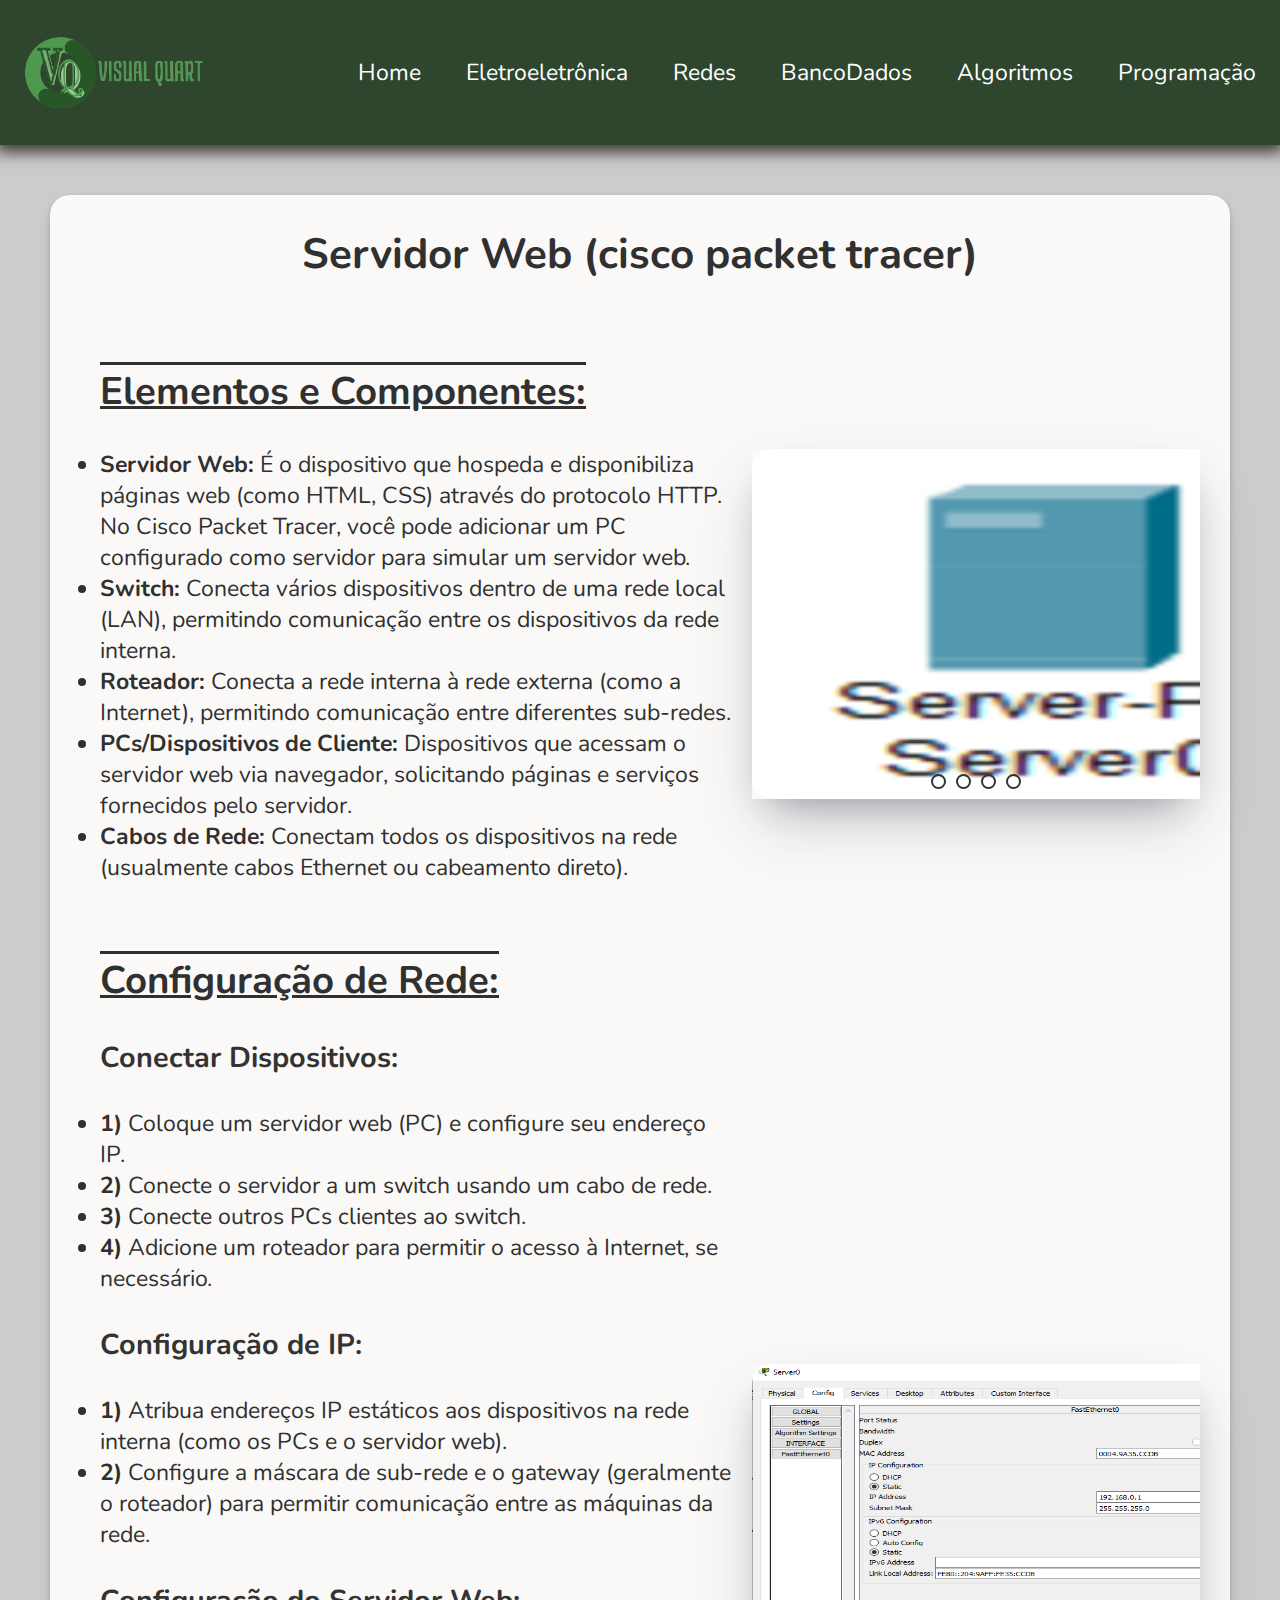
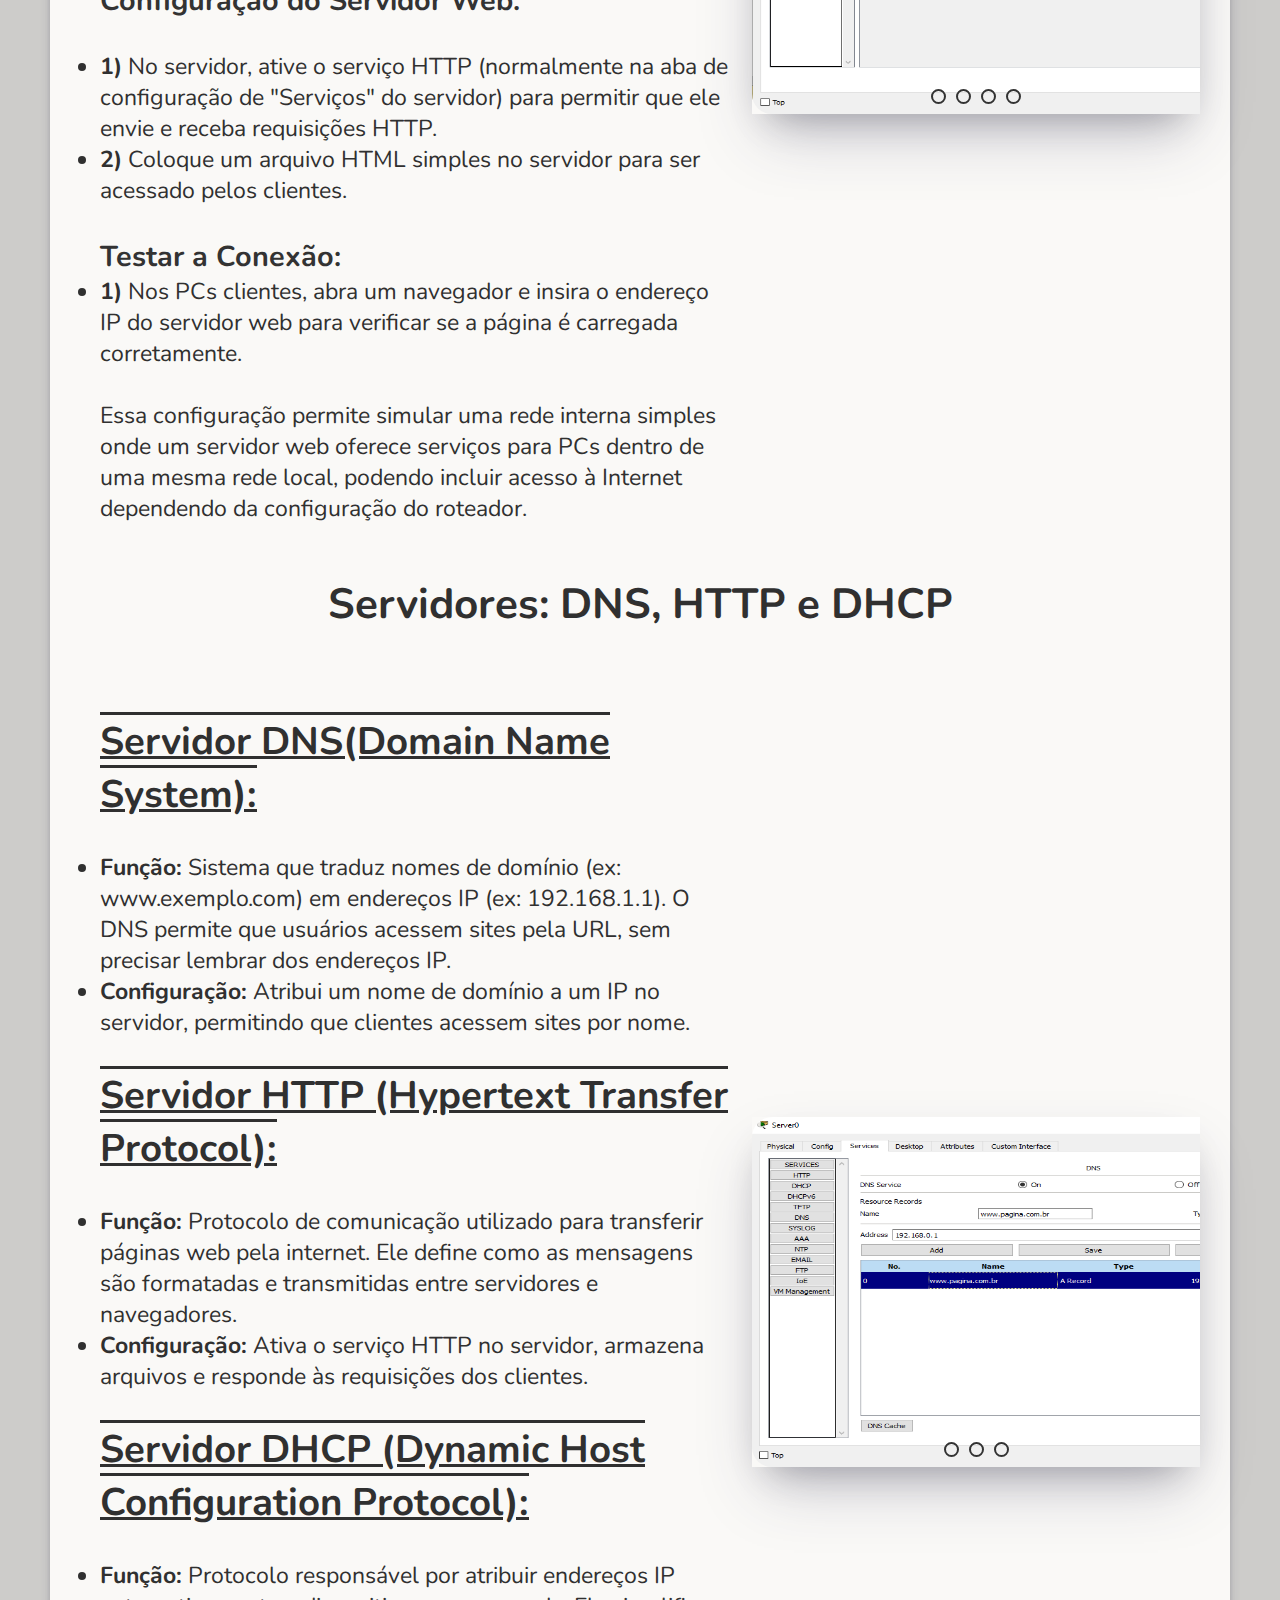
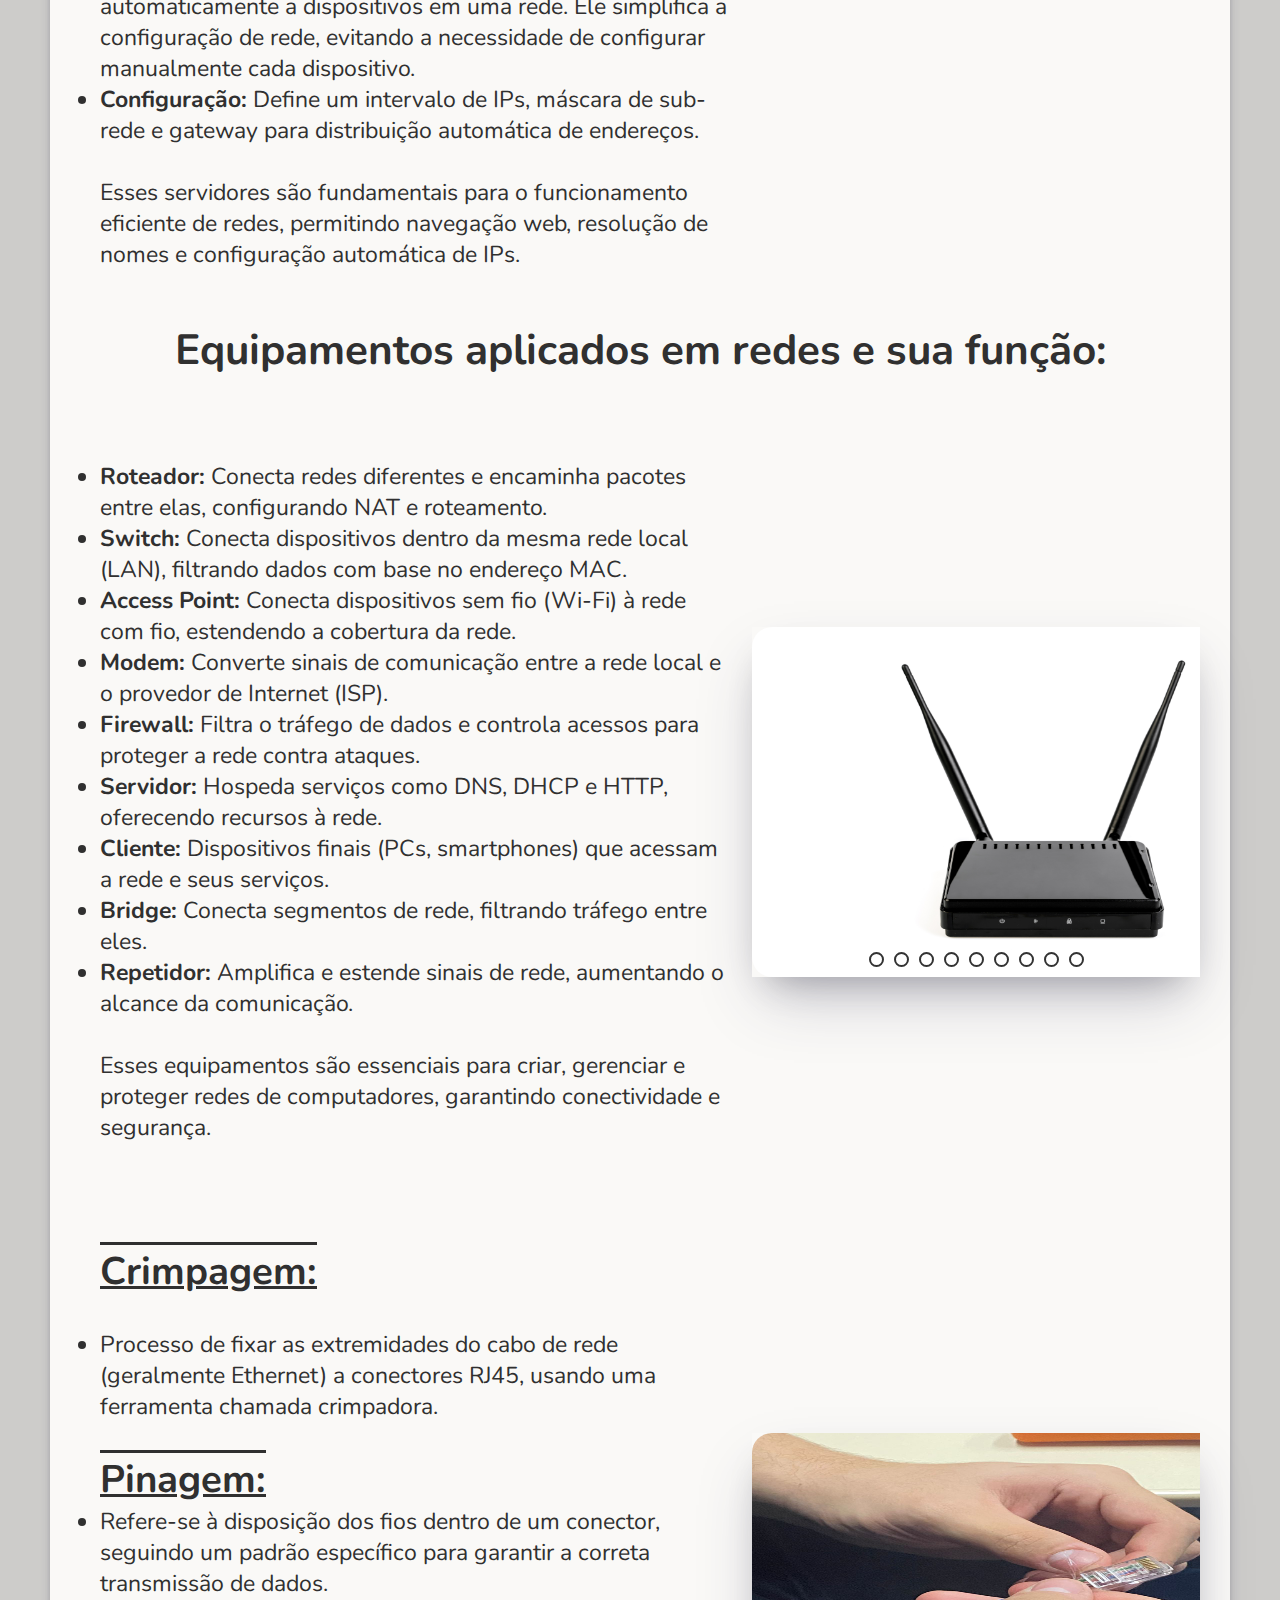
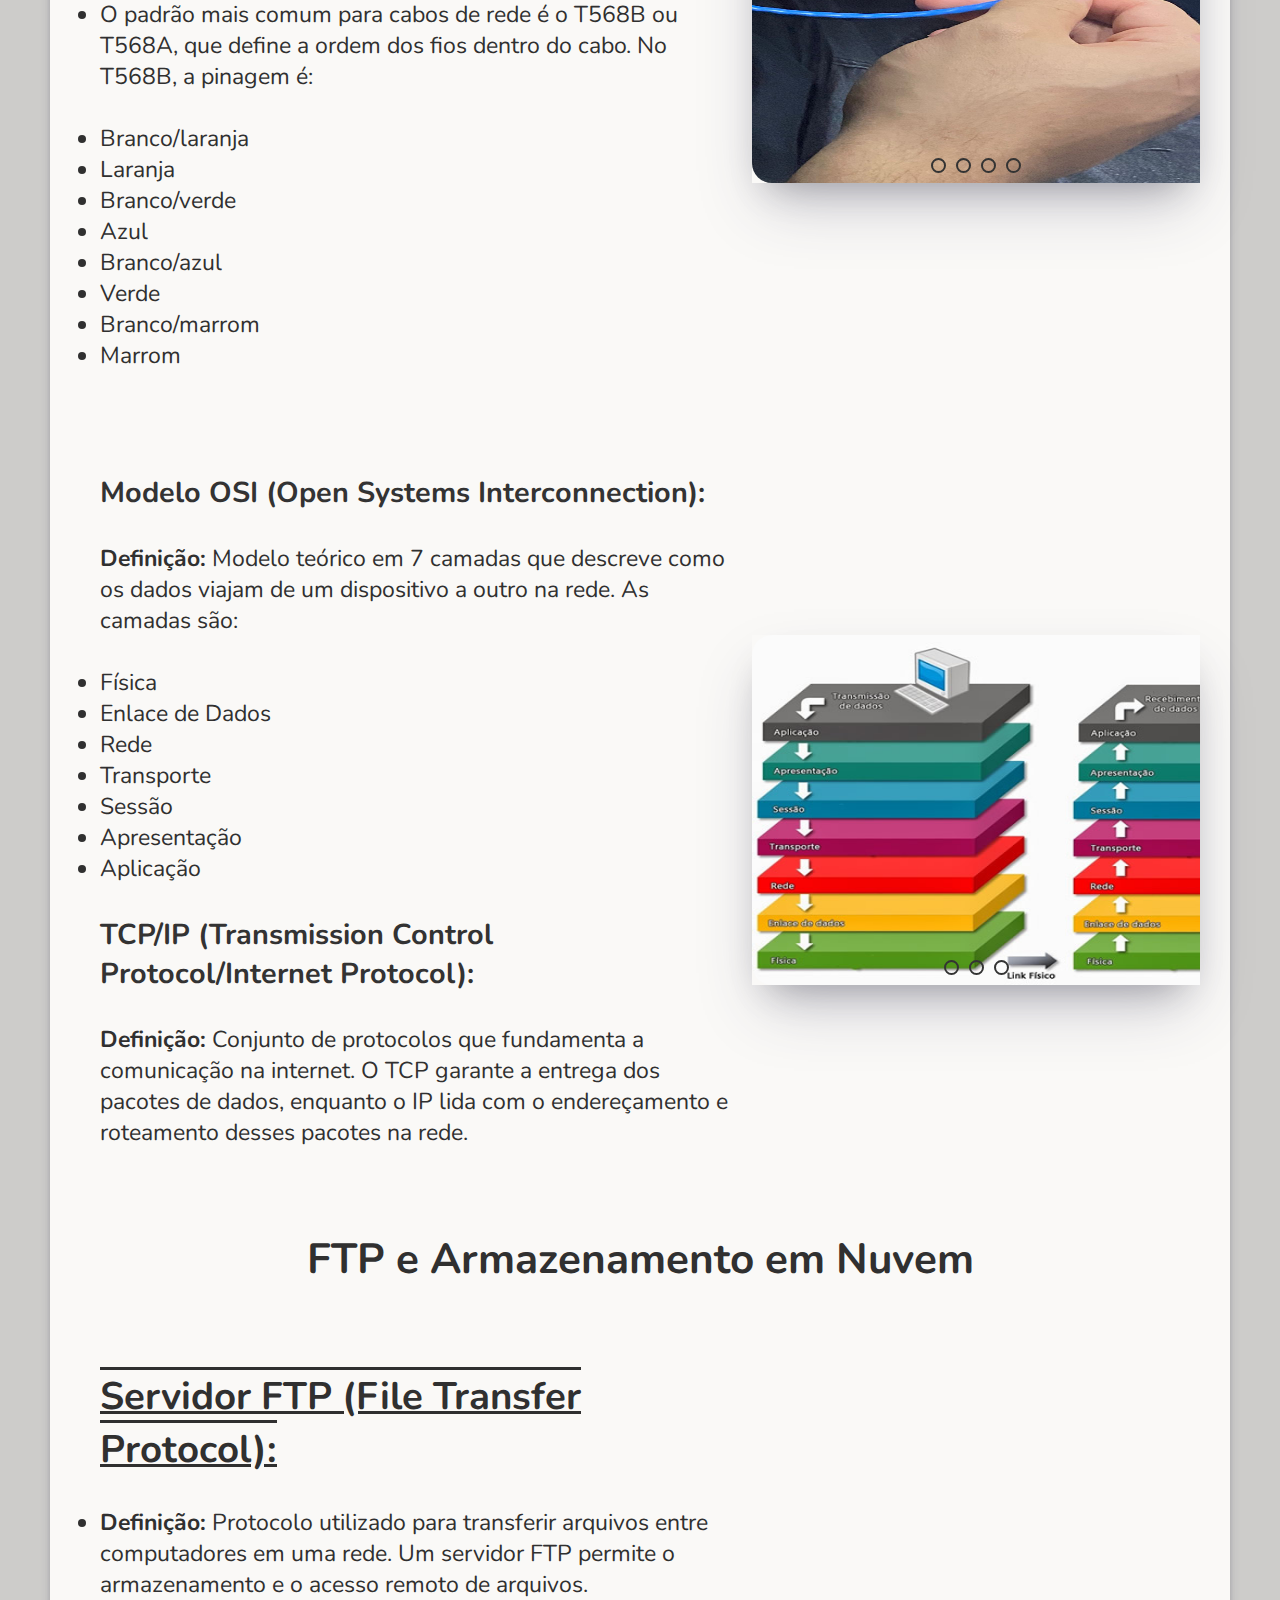
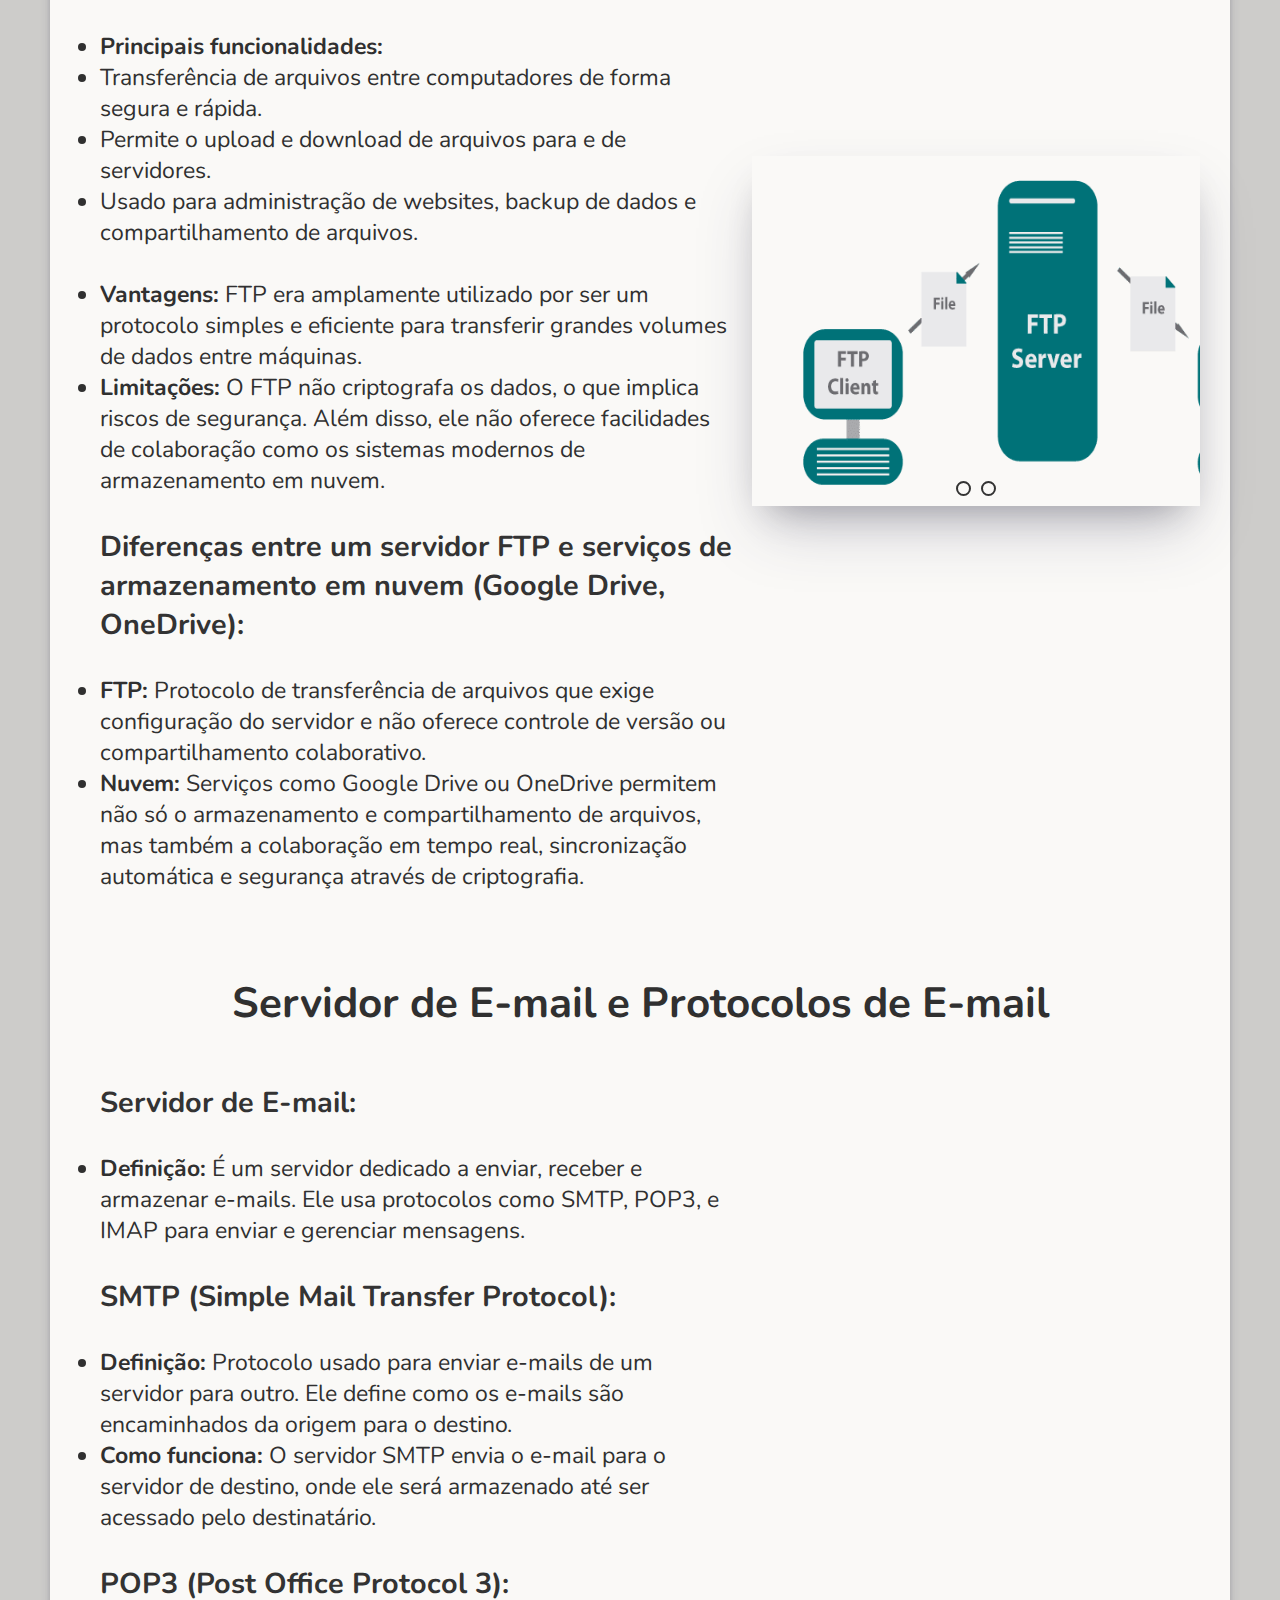
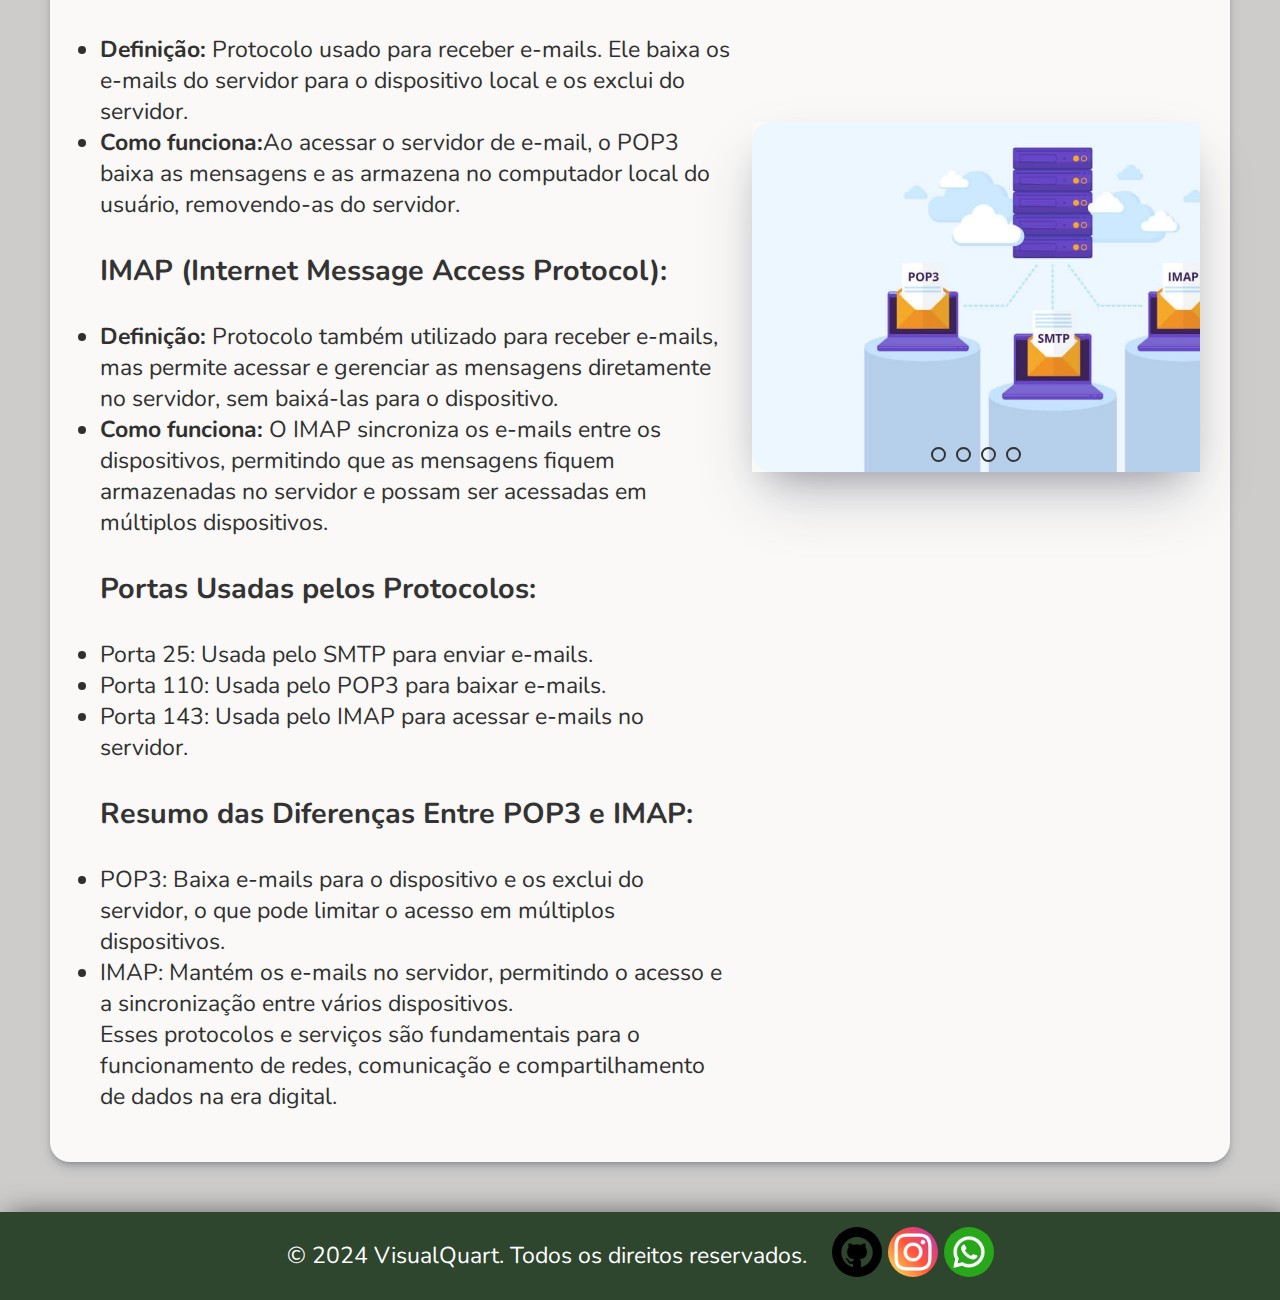
<file: redes.html>
<!DOCTYPE html>
<html lang="pt-BR">

<head>
    <link rel="shortcut icon" href="/img/vqLOGOsemfundo.png" type="image/x-icon">
    <link rel="stylesheet" href="/css/redes.css">
    <script src="/scripts/redes.js" defer></script>
    <meta charset="UTF-8">
    <meta name="viewport" content="width=device-width, initial-scale=1.0">
    <title>VisualQuart</title>
</head>

<body>
    <header class="cabecalho">
        <div class="logo">
            <img src="/img/vqLOGO.png" alt="" width="180px">
        </div>
        <nav>
            <a href="index.html">Home</a>
            <a href="eletroeletronica.html">Eletroeletrônica</a>
            <a href="redes.html">Redes</a>
            <a href="bancodaos.html">BancoDados</a>
            <a href="algoritmos.html">Algoritmos</a>
            <a href="programacao.html">Programação</a>
        </nav>
    </header>

    <main class="principal">
        <div class="container">
            <h1>Servidor Web (cisco packet tracer)</h1>
            <br><br>
            <div class="conteudo">
                <div class="piece">
                    <h2>Elementos e Componentes:</h2>
                    <br>
                    <li>
                        <b>Servidor Web:</b> É o dispositivo que hospeda e disponibiliza páginas web (como HTML, CSS)
                        através do protocolo HTTP. No Cisco Packet Tracer, você pode adicionar um PC configurado como
                        servidor para simular um servidor web.
                    </li>
                    <li>
                        <b>Switch:</b> Conecta vários dispositivos dentro de uma rede local (LAN), permitindo
                        comunicação entre os dispositivos da rede interna.
                    </li>
                    <li>
                        <b>Roteador:</b> Conecta a rede interna à rede externa (como a Internet), permitindo comunicação
                        entre diferentes sub-redes.
                    </li>
                    <li>
                        <b>PCs/Dispositivos de Cliente:</b> Dispositivos que acessam o servidor web via navegador,
                        solicitando páginas e serviços fornecidos pelo servidor.
                    </li>
                    <li>
                        <b>Cabos de Rede:</b> Conectam todos os dispositivos na rede (usualmente cabos Ethernet ou
                        cabeamento direto).
                    </li>
                </div>
                <div class="piece-next">
                    <div class="carousel">
                        <input type="radio" name="radio-btn1" id="img1-1" checked>
                        <input type="radio" name="radio-btn1" id="img1-2">
                        <input type="radio" name="radio-btn1" id="img1-3">
                        <input type="radio" name="radio-btn1" id="img1-4">

                        <div class="slides">
                            <div class="slide">
                                <img src="/img/server.png" alt="Imagem 1">
                            </div>
                            <div class="slide">
                                <img src="/img/switch.png" alt="Imagem 2">
                            </div>
                            <div class="slide">
                                <img src="/img/pc.png" alt="Imagem 3">
                            </div>
                            <div class="slide">
                                <img src="/img/cabo.png" alt="Imagem 4">
                            </div>
                        </div>

                        <div class="navigation-manual">
                            <label for="img1-1" class="manual-btn"></label>
                            <label for="img1-2" class="manual-btn"></label>
                            <label for="img1-3" class="manual-btn"></label>
                            <label for="img1-4" class="manual-btn"></label>
                        </div>
                    </div>
                </div>
            </div>
            <br>
            <div class="conteudo">
                <div class="piece">
                    <h2>Configuração de Rede:</h2>
                    <br>
                    <h3>Conectar Dispositivos:</h3><br>
                    <li>
                        <b>1)</b> Coloque um servidor web (PC) e configure seu endereço IP.
                    </li>
                    <li>
                        <b>2)</b> Conecte o servidor a um switch usando um cabo de rede.
                    </li>
                    <li>
                        <b>3)</b> Conecte outros PCs clientes ao switch.
                    </li>
                    <li>
                        <b>4)</b> Adicione um roteador para permitir o acesso à Internet, se necessário.
                    </li>
                    <br>
                    <h3>Configuração de IP:</h3><br>
                    <li>
                        <b>1)</b> Atribua endereços IP estáticos aos dispositivos na rede interna (como os PCs e o
                        servidor web).
                    </li>
                    <li>
                        <b>2)</b> Configure a máscara de sub-rede e o gateway (geralmente o roteador) para permitir
                        comunicação entre as máquinas da rede.
                    </li><br>
                    <h3>Configuração do Servidor Web:</h3><br>
                    <li>
                        <b>1)</b> No servidor, ative o serviço HTTP (normalmente na aba de configuração de "Serviços" do
                        servidor) para permitir que ele envie e receba requisições HTTP.
                    </li>
                    <li>
                        <b>2)</b> Coloque um arquivo HTML simples no servidor para ser acessado pelos clientes.
                    </li>
                    <br>
                    <h3>Testar a Conexão:</h3>
                    <li>
                        <b>1)</b> Nos PCs clientes, abra um navegador e insira o endereço IP do servidor web para
                        verificar se a página é carregada corretamente.
                    </li><br>
                    <p>Essa configuração permite simular uma rede interna simples onde um servidor web oferece serviços
                        para PCs dentro de uma mesma rede local, podendo incluir acesso à Internet dependendo da
                        configuração do roteador.</p>
                </div>
                <div class="piece-next">
                    <div class="carousel">
                        <input type="radio" name="radio-btn2" id="img2-1" checked>
                        <input type="radio" name="radio-btn2" id="img2-2">
                        <input type="radio" name="radio-btn2" id="img2-3">
                        <input type="radio" name="radio-btn2" id="img2-4">

                        <div class="slides2">
                            <div class="slide">
                                <img src="/img/endereco_servidordhsp_ipfixo.png" alt="Imagem 1">
                            </div>
                            <div class="slide">
                                <img src="/img/redelocal02.png" alt="Imagem 2">
                            </div>
                            <div class="slide">
                                <img src="/img/server-pagina.png" alt="Imagem 3">
                            </div>
                            <div class="slide">
                                <img src="/img/pagina.png" alt="Imagem 4">
                            </div>
                        </div>

                        <div class="navigation-manual">
                            <label for="img2-1" class="manual-btn"></label>
                            <label for="img2-2" class="manual-btn"></label>
                            <label for="img2-3" class="manual-btn"></label>
                            <label for="img2-4" class="manual-btn"></label>
                        </div>
                    </div>
                </div>
            </div><br>
            <h1>Servidores: DNS, HTTP e DHCP</h1><br><br>
            <div class="conteudo">
                <div class="piece">
                    <h2>Servidor DNS(Domain Name System):</h2><br>
                    <li>
                        <b>Função:</b> Sistema que traduz nomes de domínio (ex: www.exemplo.com) em endereços IP (ex:
                        192.168.1.1). O DNS permite que usuários acessem sites pela URL, sem precisar lembrar dos
                        endereços IP.
                    </li>
                    <li>
                        <b>Configuração:</b> Atribui um nome de domínio a um IP no servidor, permitindo que clientes
                        acessem sites por nome.
                    </li><br>
                    <h2>Servidor HTTP (Hypertext Transfer Protocol):</h2><br>
                    <li>
                        <b>Função:</b> Protocolo de comunicação utilizado para transferir páginas web pela internet. Ele
                        define como as mensagens são formatadas e transmitidas entre servidores e navegadores.
                    </li>
                    <li>
                        <b>Configuração:</b> Ativa o serviço HTTP no servidor, armazena arquivos e responde às
                        requisições dos clientes.
                    </li><br>
                    <h2>Servidor DHCP (Dynamic Host Configuration Protocol):</h2><br>
                    <li>
                        <b>Função:</b> Protocolo responsável por atribuir endereços IP automaticamente a dispositivos em
                        uma rede. Ele simplifica a configuração de rede, evitando a necessidade de configurar
                        manualmente cada dispositivo.
                    </li>
                    <li>
                        <b>Configuração:</b> Define um intervalo de IPs, máscara de sub-rede e gateway para distribuição
                        automática de endereços.
                    </li><br>
                    <p>Esses servidores são fundamentais para o funcionamento eficiente de redes, permitindo navegação
                        web, resolução de nomes e configuração automática de IPs.
                    </p>
                </div>
                <div class="piece-next">
                    <div class="carousel">
                        <input type="radio" name="radio-btn3" id="img3-1" checked>
                        <input type="radio" name="radio-btn3" id="img3-2">
                        <input type="radio" name="radio-btn3" id="img3-3">
                        <div class="slides3">
                            <div class="slide">
                                <img src="/img/pagina.png" alt="Imagem 1">
                            </div>
                            <div class="slide">
                                <img src="/img/config.http.png" alt="Imagem 2">
                            </div>
                            <div class="slide">
                                <img src="/img/configuracao_serviceDHCP_40machines.png" alt="Imagem 3">
                            </div>
                        </div>

                        <div class="navigation-manual">
                            <label for="img3-1" class="manual-btn"></label>
                            <label for="img3-2" class="manual-btn"></label>
                            <label for="img3-3" class="manual-btn"></label>
                        </div>
                    </div>
                </div>
            </div><br>
            <h1>Equipamentos aplicados em redes e sua função:</h1><br><br>
            <div class="conteudo">
                <div class="piece">
                    <li>
                        <b>Roteador:</b> Conecta redes diferentes e encaminha pacotes entre elas, configurando NAT e
                        roteamento.
                    </li>
                    <li>
                        <b>Switch:</b> Conecta dispositivos dentro da mesma rede local (LAN), filtrando dados com base
                        no endereço MAC.
                    </li>
                    <li>
                        <b>Access Point:</b> Conecta dispositivos sem fio (Wi-Fi) à rede com fio, estendendo a cobertura
                        da rede.
                    </li>
                    <li>
                        <b>Modem:</b> Converte sinais de comunicação entre a rede local e o provedor de Internet (ISP).
                    </li>
                    <li>
                        <b>Firewall:</b> Filtra o tráfego de dados e controla acessos para proteger a rede contra
                        ataques.
                    </li>
                    <li>
                        <b>Servidor:</b> Hospeda serviços como DNS, DHCP e HTTP, oferecendo recursos à rede.
                    </li>
                    <li>
                        <b>Cliente:</b> Dispositivos finais (PCs, smartphones) que acessam a rede e seus serviços.
                    </li>
                    <li>
                        <b>Bridge:</b> Conecta segmentos de rede, filtrando tráfego entre eles.
                    </li>
                    <li>
                        <b>Repetidor:</b> Amplifica e estende sinais de rede, aumentando o alcance da comunicação.
                    </li><br>
                    <p>Esses equipamentos são essenciais para criar, gerenciar e proteger redes de computadores,
                        garantindo conectividade e segurança.</p>
                </div>
                <div class="piece-next">
                    <div class="carousel">
                        <input type="radio" name="radio-btn4" id="img4-1" checked>
                        <input type="radio" name="radio-btn4" id="img4-2">
                        <input type="radio" name="radio-btn4" id="img4-3">
                        <input type="radio" name="radio-btn4" id="img4-4">
                        <input type="radio" name="radio-btn4" id="img4-5">
                        <input type="radio" name="radio-btn4" id="img4-6">
                        <input type="radio" name="radio-btn4" id="img4-7">
                        <input type="radio" name="radio-btn4" id="img4-8">
                        <input type="radio" name="radio-btn4" id="img4-9">
                        <div class="slides4">
                            <div class="slide">
                                <img src="/img/roteadorF.jpg" alt="Imagem 1">
                            </div>
                            <div class="slide">
                                <img src="/img/switchF.jpg" alt="Imagem 2">
                            </div>
                            <div class="slide">
                                <img src="/img/acesspointF.png" alt="Imagem 3">
                            </div>
                            <div class="slide">
                                <img src="/img/modem.jpg" alt="Imagem 4">
                            </div>
                            <div class="slide">
                                <img src="/img/firewallF.jpeg" alt="Imagem 5">
                            </div>
                            <div class="slide">
                                <img src="/img/serverF.png" alt="Imagem 6">
                            </div>
                            <div class="slide">
                                <img src="/img/clienteF.jpeg" alt="Imagem 7">
                            </div>
                            <div class="slide">
                                <img src="/img/bridgeF.jpg" alt="Imagem 8">
                            </div>
                            <div class="slide">
                                <img src="/img/repetidor.jpg" alt="Imagem 9">
                            </div>
                        </div>

                        <div class="navigation-manual">
                            <label for="img4-1" class="manual-btn"></label>
                            <label for="img4-2" class="manual-btn"></label>
                            <label for="img4-3" class="manual-btn"></label>
                            <label for="img4-4" class="manual-btn"></label>
                            <label for="img4-5" class="manual-btn"></label>
                            <label for="img4-6" class="manual-btn"></label>
                            <label for="img4-7" class="manual-btn"></label>
                            <label for="img4-8" class="manual-btn"></label>
                            <label for="img4-9" class="manual-btn"></label>
                        </div>
                    </div>
                </div>
            </div><br><br>
            <div class="conteudo">
                <div class="piece">
                    <h2>Crimpagem:</h2><br>
                    <li>
                        Processo de fixar as extremidades do cabo de rede (geralmente Ethernet) a conectores RJ45,
                        usando uma ferramenta chamada crimpadora.
                    </li><br>
                    <h2>Pinagem:</h2>
                    <li>
                        Refere-se à disposição dos fios dentro de um conector, seguindo um padrão específico para
                        garantir a correta transmissão de dados.
                    </li>
                    <li>
                        O padrão mais comum para cabos de rede é o T568B ou T568A, que define a ordem dos fios dentro do
                        cabo. No T568B, a pinagem é:
                    </li><br>
                    <li>Branco/laranja</li>
                    <li>Laranja</li>
                    <li>Branco/verde</li>
                    <li>Azul</li>
                    <li>Branco/azul</li>
                    <li>Verde</li>
                    <li>Branco/marrom</li>
                    <li>Marrom</li>

                </div>
                <div class="piece-next">
                    <div class="carousel">
                        <input type="radio" name="radio-btn5" id="img5-1" checked>
                        <input type="radio" name="radio-btn5" id="img5-2">
                        <input type="radio" name="radio-btn5" id="img5-3">
                        <input type="radio" name="radio-btn5" id="img5-4">
                        <div class="slides5">
                            <div class="slide">
                                <img src="/img/clipagem.jpeg" alt="Imagem 1">
                            </div>
                            <div class="slide">
                                <img src="/img/caborede.png" alt="Imagem 2">
                            </div>
                            <div class="slide">
                                <img src="/img/caboredeF.jpg" alt="Imagem 3">
                            </div>
                            <div class="slide">
                                <img src="/img/cripador.jpeg" alt="Imagem 4">
                            </div>
                        </div>

                        <div class="navigation-manual">
                            <label for="img5-1" class="manual-btn"></label>
                            <label for="img5-2" class="manual-btn"></label>
                            <label for="img5-3" class="manual-btn"></label>
                            <label for="img5-4" class="manual-btn"></label>
                        </div>
                    </div>
                </div>
            </div><br><br>
            <div class="conteudo">
                <div class="piece">
                    <h3>Modelo OSI (Open Systems Interconnection):</h3><br>
                    <p><b>Definição:</b> Modelo teórico em 7 camadas que descreve como os dados viajam de um dispositivo
                        a outro na rede. As camadas são:</p><br>
                    <li>Física</li>
                    <li>Enlace de Dados</li>
                    <li>Rede</li>
                    <li>Transporte</li>
                    <li>Sessão</li>
                    <li>Apresentação</li>
                    <li>Aplicação</li><br>
                    <h3>TCP/IP (Transmission Control Protocol/Internet Protocol):</h3><br>
                    <p><b>Definição:</b> Conjunto de protocolos que fundamenta a comunicação na internet. O TCP garante
                        a entrega dos pacotes de dados, enquanto o IP lida com o endereçamento e roteamento desses
                        pacotes na rede.</p>
                </div>
                <div class="piece-next">
                    <div class="carousel">
                        <input type="radio" name="radio-btn6" id="img6-1" checked>
                        <input type="radio" name="radio-btn6" id="img6-2">
                        <input type="radio" name="radio-btn6" id="img6-3">
                        <div class="slides6">
                            <div class="slide">
                                <img src="/img/osi.jpg" alt="Imagem 1">
                            </div>
                            <div class="slide">
                                <img src="/img/tcp-ip.png" alt="Imagem 2">
                            </div>
                            <div class="slide">
                                <img src="/img/model.png" alt="Imagem 3">
                            </div>
                        </div>

                        <div class="navigation-manual">
                            <label for="img6-1" class="manual-btn"></label>
                            <label for="img6-2" class="manual-btn"></label>
                            <label for="img6-3" class="manual-btn"></label>
                        </div>
                    </div>
                </div>
            </div><br><br>
            <h1>FTP e Armazenamento em Nuvem</h1><br><br>
            <div class="conteudo">
                <div class="piece">
                    <h2>Servidor FTP (File Transfer Protocol):</h2><br>
                    <li><b>Definição:</b> Protocolo utilizado para transferir arquivos entre computadores em uma rede.
                        Um servidor FTP permite o armazenamento e o acesso remoto de arquivos.</li><br>
                    <li><b>Principais funcionalidades:</b></li>
                    <li>Transferência de arquivos entre computadores de forma segura e rápida.</li>
                    <li>Permite o upload e download de arquivos para e de servidores.</li>
                    <li>Usado para administração de websites, backup de dados e compartilhamento de arquivos.</li>
                    <br>
                    <li><b>Vantagens:</b> FTP era amplamente utilizado por ser um protocolo simples e eficiente para transferir grandes volumes de dados entre máquinas.</li>
                    <li><b>Limitações:</b> O FTP não criptografa os dados, o que implica riscos de segurança. Além disso, ele não oferece facilidades de colaboração como os sistemas modernos de armazenamento em nuvem.</li><br>
                    <h3>Diferenças entre um servidor FTP e serviços de armazenamento em nuvem (Google Drive, OneDrive):</h3><br>
                    <li><b>FTP:</b> Protocolo de transferência de arquivos que exige configuração do servidor e não oferece controle de versão ou compartilhamento colaborativo.</li>
                    <li><b>Nuvem:</b> Serviços como Google Drive ou OneDrive permitem não só o armazenamento e compartilhamento de arquivos, mas também a colaboração em tempo real, sincronização automática e segurança através de criptografia.</li>
                </div>
                <div class="piece-next">
                    <div class="carousel">
                        <input type="radio" name="radio-btn7" id="img7-1" checked>
                        <input type="radio" name="radio-btn7" id="img7-2">
                        <div class="slides7">
                            <div class="slide">
                                <img src="/img/ftp.png" alt="Imagem 1">
                            </div>
                            <div class="slide">
                                <img src="/img/nuvem.jpg" alt="Imagem 2">
                            </div>
                        </div>
    
                        <div class="navigation-manual">
                            <label for="img7-1" class="manual-btn"></label>
                            <label for="img7-2" class="manual-btn"></label>
                        </div>
                    </div>
                </div>
            </div><br><br>
            <h1>Servidor de E-mail e Protocolos de E-mail</h1><br>
            <div class="conteudo">
                <div class="piece">
                    <h3>Servidor de E-mail:</h3><br>
                    <li><b>Definição:</b> É um servidor dedicado a enviar, receber e armazenar e-mails. Ele usa protocolos como SMTP, POP3, e IMAP para enviar e gerenciar mensagens.</li><br>
                    <h3>SMTP (Simple Mail Transfer Protocol):</h3><br>
                    <li><b>Definição:</b> Protocolo usado para enviar e-mails de um servidor para outro. Ele define como os e-mails são encaminhados da origem para o destino.</li>
                    <li><b>Como funciona:</b> O servidor SMTP envia o e-mail para o servidor de destino, onde ele será armazenado até ser acessado pelo destinatário.</li><br>
                    <h3>POP3 (Post Office Protocol 3):</h3><br>
                    <li><b>Definição:</b> Protocolo usado para receber e-mails. Ele baixa os e-mails do servidor para o dispositivo local e os exclui do servidor.</li>
                    <li><b>Como funciona:</b>Ao acessar o servidor de e-mail, o POP3 baixa as mensagens e as armazena no computador local do usuário, removendo-as do servidor.</li><br>
                    <h3>IMAP (Internet Message Access Protocol):</h3><br>
                    <li><b>Definição:</b> Protocolo também utilizado para receber e-mails, mas permite acessar e gerenciar as mensagens diretamente no servidor, sem baixá-las para o dispositivo.</li>
                    <li><b>Como funciona:</b> O IMAP sincroniza os e-mails entre os dispositivos, permitindo que as mensagens fiquem armazenadas no servidor e possam ser acessadas em múltiplos dispositivos.</li><br>
                    <h3>Portas Usadas pelos Protocolos:</h3><br>
                    <li>Porta 25: Usada pelo SMTP para enviar e-mails.</li>
                    <li>Porta 110: Usada pelo POP3 para baixar e-mails.</li>
                    <li>Porta 143: Usada pelo IMAP para acessar e-mails no servidor.</li><br>
                    <h3>Resumo das Diferenças Entre POP3 e IMAP:</h3><br>
                    <li>POP3: Baixa e-mails para o dispositivo e os exclui do servidor, o que pode limitar o acesso em múltiplos dispositivos.</li>
                    <li>IMAP: Mantém os e-mails no servidor, permitindo o acesso e a sincronização entre vários dispositivos.</li>
                    <p>Esses protocolos e serviços são fundamentais para o funcionamento de redes, comunicação e compartilhamento de dados na era digital.</p>
                </div>
                <div class="piece-next">
                    <div class="carousel">
                        <input type="radio" name="radio-btn8" id="img8-1" checked>
                        <input type="radio" name="radio-btn8" id="img8-2">
                        <input type="radio" name="radio-btn8" id="img8-3">
                        <input type="radio" name="radio-btn8" id="img8-4">
                        <div class="slides8">
                            <div class="slide">
                                <img src="/img/postas.png" alt="Imagem 1">
                            </div>
                            <div class="slide">
                                <img src="/img/smtp.png" alt="Imagem 2">
                            </div>
                            <div class="slide">
                                <img src="/img/p9op3.png" alt="Imagem 3">
                            </div>
                            <div class="slide">
                                <img src="/img/imap.png" alt="Imagem 4">
                            </div>
                        </div>
    
                        <div class="navigation-manual">
                            <label for="img8-1" class="manual-btn"></label>
                            <label for="img8-2" class="manual-btn"></label>
                            <label for="img8-3" class="manual-btn"></label>
                            <label for="img8-4" class="manual-btn"></label>
                        </div>
                    </div>
                </div>
        </div>
    </main>

    <footer class="rodape">
        <p>&copy; 2024 VisualQuart. Todos os direitos reservados.</p>
        <nav>
            <a href="https://github.com/joaovitinho183" target="_blank"><img src="/img/github_3291695.png" alt=""
                    width="50px"></a>
            <a href="https://www.instagram.com/ojoaovitor08/?next=%2Fojoaovitor183%2F" target="_blank"><img
                    src="/img/instagram_2111463.png" alt="" width="50px"></a>
            <a href="https://wa.link/ll8kyu" target="_blank"><img src="/img/whatsapp_3536445.png" alt=""
                    width="50px"></a>
        </nav>
    </footer>


</body>

</html>
</file>
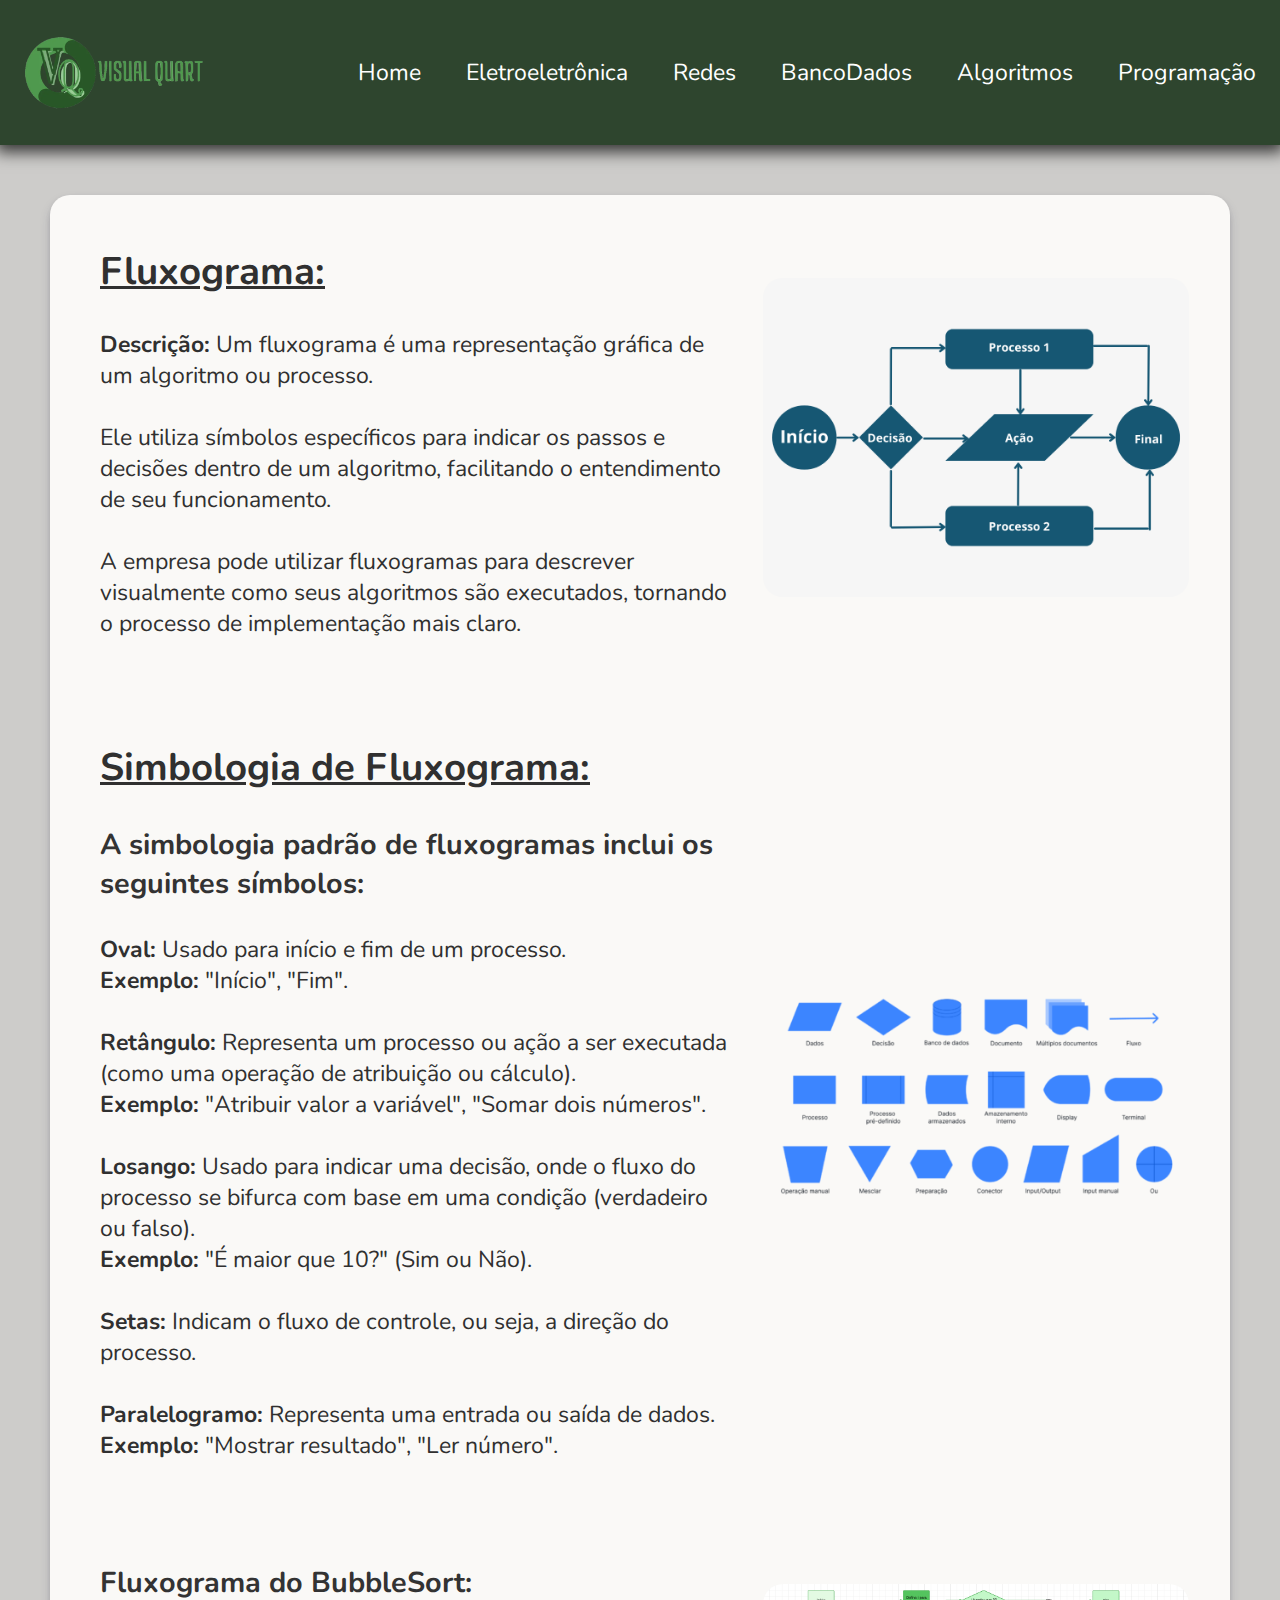
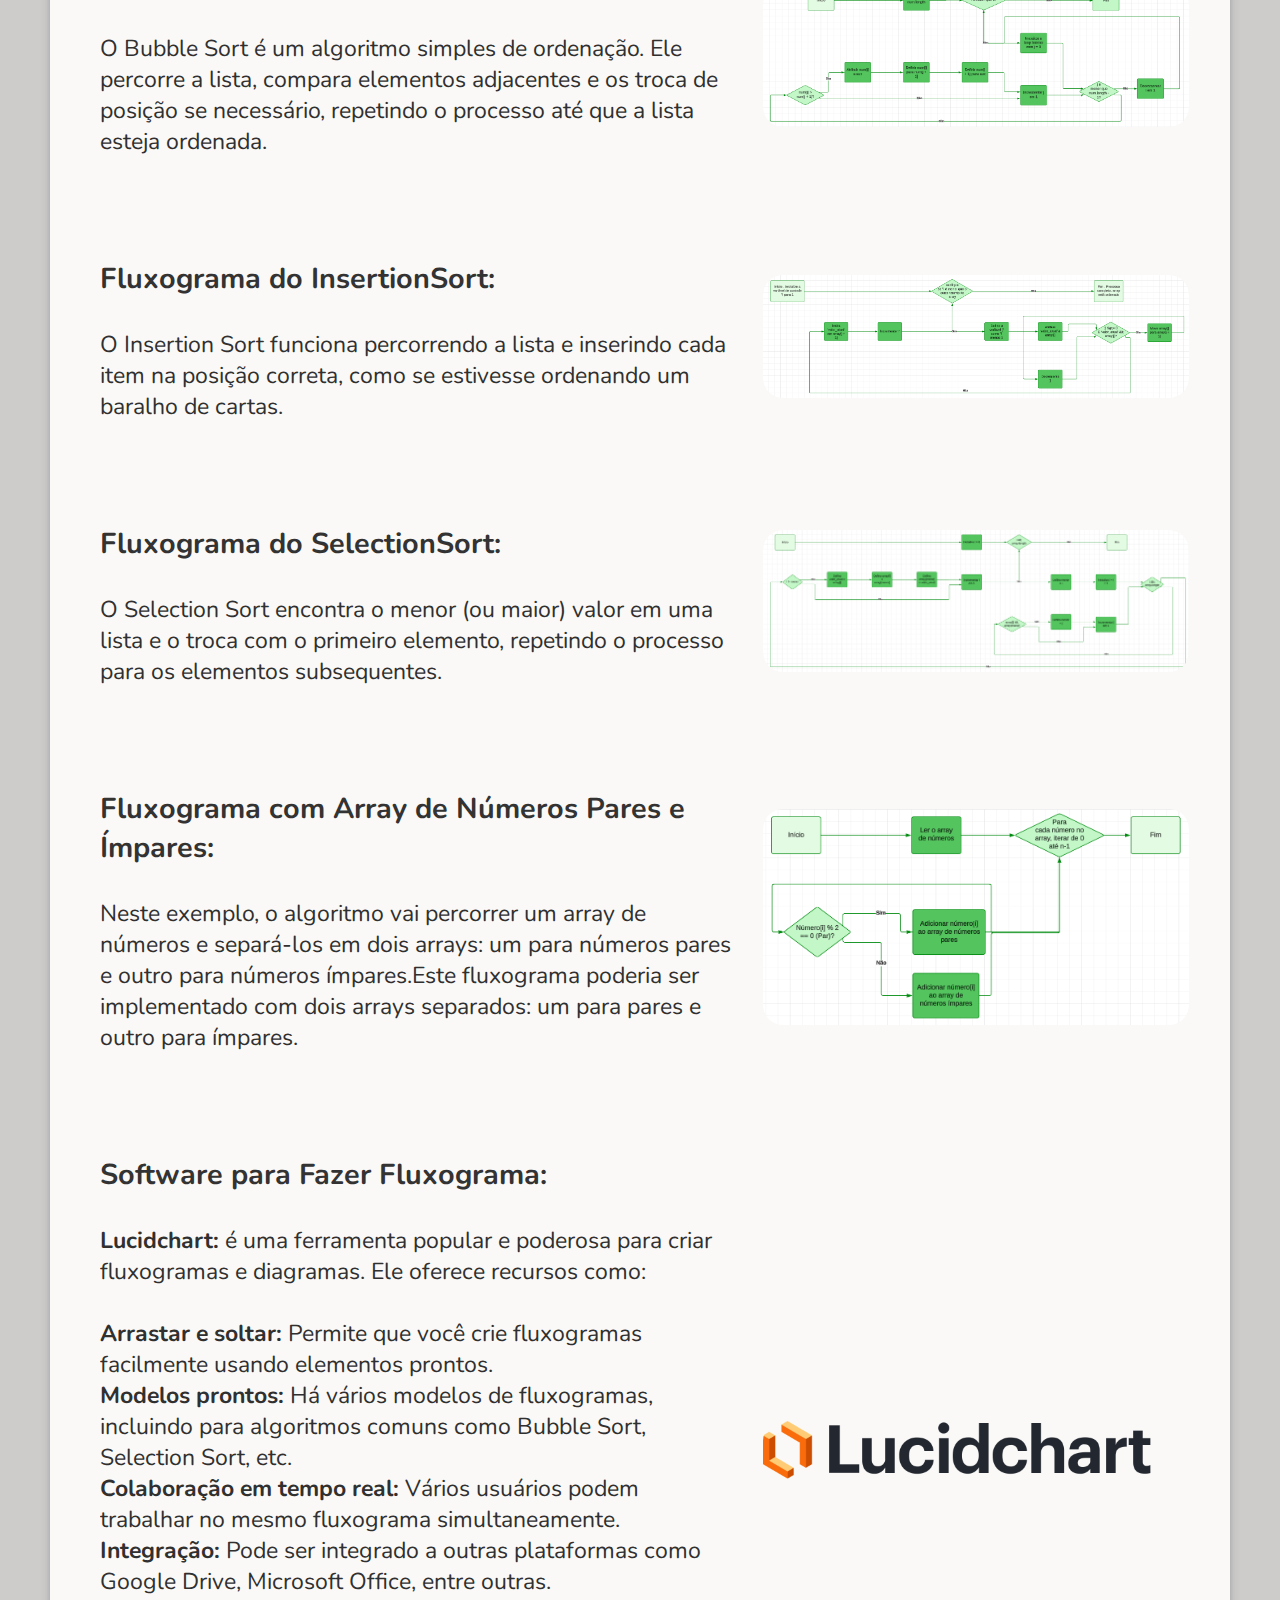
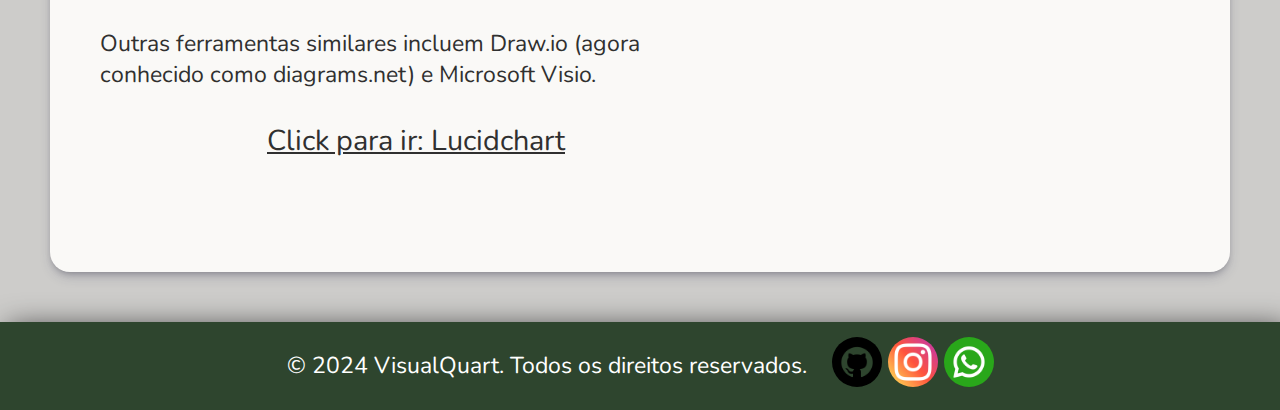
<file: assets/algoritmos.html>
<!DOCTYPE html>
<html lang="pt-BR">

<head>
    <link rel="shortcut icon" href="/img/vqLOGOsemfundo.png" type="image/x-icon">
    <link rel="stylesheet" href="/css/algoritmos.css">
    <meta charset="UTF-8">
    <meta name="viewport" content="width=device-width, initial-scale=1.0">
    <title>VisualQuart</title>
</head>

<body>
    <header class="cabecalho">
        <div class="logo">
            <img src="/img/vqLOGO.png" alt="" width="180px">
        </div>
        <nav>
            <a href="/assets/index.html">Home</a>
            <a href="/assets/eletroeletronica.html">Eletroeletrônica</a>
            <a href="/assets/redes.html">Redes</a>
            <a href="/assets/bancodaos.html">BancoDados</a>
            <a href="/assets/algoritmos.html">Algoritmos</a>
            <a href="/assets/programacao.html">Programação</a>
        </nav>
    </header>

    <main class="principal">
        <div class="container">
            <div class="conteudo">
                <div class="piece">
                    <h2>Fluxograma:</h2><br>
                    <li><b>Descrição:</b> Um fluxograma é uma representação gráfica de um algoritmo ou processo.</li>
                    <br>
                    <p>Ele utiliza símbolos específicos para indicar os passos e decisões dentro de um algoritmo,
                        facilitando o entendimento de seu funcionamento.</p><br>
                    <p>A empresa pode utilizar fluxogramas para descrever visualmente como seus algoritmos são
                        executados, tornando o processo de implementação mais claro.</p>
                </div>
                <div class="piece-next">
                    <div class="slide">
                        <img src="/img/fluxo.png" alt="">
                    </div>
                </div>
            </div><br><br>
            <div class="conteudo">
                <div class="piece">
                    <h2>Simbologia de Fluxograma:</h2><br>
                    <h3>A simbologia padrão de fluxogramas inclui os seguintes símbolos:</h3><br>
                    <li><b>Oval:</b> Usado para início e fim de um processo.</li>
                    <p><b>Exemplo:</b> "Início", "Fim".</p><br>
                    <li><b>Retângulo:</b> Representa um processo ou ação a ser executada (como uma operação de atribuição ou cálculo).</li>
                    <p><b>Exemplo:</b> "Atribuir valor a variável", "Somar dois números".</p><br>
                    <li><b>Losango:</b> Usado para indicar uma decisão, onde o fluxo do processo se bifurca com base em uma condição (verdadeiro ou falso).</li>
                    <p><b>Exemplo:</b> "É maior que 10?" (Sim ou Não).</p><br>
                    <li><b>Setas:</b> Indicam o fluxo de controle, ou seja, a direção do processo.</li><br>
                    <li><b>Paralelogramo:</b> Representa uma entrada ou saída de dados.</li>
                    <p><b>Exemplo:</b> "Mostrar resultado", "Ler número".</p>
                </div>
                <div class="piece-next">
                        <div class="slide">
                            <img src="/img/simbologiafluxo.png" alt="">
                        </div>
                </div>
            </div><br><br>
            <div class="conteudo">
                <div class="piece">
                    <h3>Fluxograma do BubbleSort:</h3><br>
                    <li>O Bubble Sort é um algoritmo simples de ordenação. Ele percorre a lista, compara elementos adjacentes e os troca de posição se necessário, repetindo o processo até que a lista esteja ordenada.</li>
                </div>
                <div class="piece-next">
                    <div class="slide">
                        <img src="/img/bsfluxo.png" alt="">
                    </div>
                </div>
            </div><br><br>
            <div class="conteudo">
                <div class="piece">
                    <h3>Fluxograma do InsertionSort:</h3><br>
                    <li>O Insertion Sort funciona percorrendo a lista e inserindo cada item na posição correta, como se estivesse ordenando um baralho de cartas.</li>
                </div>
                <div class="piece-next">
                    <div class="slide">
                        <img src="/img/isfluxo.png" alt="">
                    </div>
                </div>
            </div><br><br>
            <div class="conteudo">
                <div class="piece">
                    <h3>Fluxograma do SelectionSort:</h3><br>
                    <li>O Selection Sort encontra o menor (ou maior) valor em uma lista e o troca com o primeiro elemento, repetindo o processo para os elementos subsequentes.</li>
                </div>
                <div class="piece-next">
                    <div class="slide">
                        <img src="/img/ssfluxo.png" alt="">
                    </div>
                </div>
            </div><br><br>
            <div class="conteudo">
                <div class="piece">
                    <h3>Fluxograma com Array de Números Pares e Ímpares:</h3><br>
                    <li>Neste exemplo, o algoritmo vai percorrer um array de números e separá-los em dois arrays: um para números pares e outro para números ímpares.Este fluxograma poderia ser implementado com dois arrays separados: um para pares e outro para ímpares.</li>
                </div>
                <div class="piece-next">
                    <div class="slide">
                        <img src="/img/pifluxo.png" alt="">
                    </div>
                </div>
            </div><br><br>
            <div class="conteudo">
                <div class="piece">
                    <h3>Software para Fazer Fluxograma:</h3><br>
                    <p><b>Lucidchart:</b> é uma ferramenta popular e poderosa para criar fluxogramas e diagramas. Ele oferece recursos como:</p><br>
                    <li><b>Arrastar e soltar:</b> Permite que você crie fluxogramas facilmente usando elementos prontos.</li>
                    <li><b>Modelos prontos:</b> Há vários modelos de fluxogramas, incluindo para algoritmos comuns como Bubble Sort, Selection Sort, etc.</li>
                    <li><b>Colaboração em tempo real:</b> Vários usuários podem trabalhar no mesmo fluxograma simultaneamente.</li>
                    <li><b>Integração:</b> Pode ser integrado a outras plataformas como Google Drive, Microsoft Office, entre outras.</li><br>
                    <p>Outras ferramentas similares incluem Draw.io (agora conhecido como diagrams.net) e Microsoft Visio.</p><br>
                    <a href="https://www.lucidchart.com/pages/pt/landing?utm_source=google&utm_medium=cpc&utm_campaign=_chart_pt_allcountries_mixed_search_brand_exact_&km_CPC_CampaignId=1500131167&km_CPC_AdGroupID=59412157138&km_CPC_Keyword=lucidchart&km_CPC_MatchType=e&km_CPC_ExtensionID=&km_CPC_Network=g&km_CPC_AdPosition=&km_CPC_Creative=294337318298&km_CPC_TargetID=kwd-33511936169&km_CPC_Country=9197317&km_CPC_Device=c&km_CPC_placement=&km_CPC_target=&gad_source=1&gclid=Cj0KCQiAuou6BhDhARIsAIfgrn4F4uzDaR_o6cMBMlU-HzHUEYRQBdrRYce9kueuVsFLl3gSa8fLLO8aAuioEALw_wcB" target="_blank" class="linkLucid">Click para ir: Lucidchart</a>
                </div>
                <div class="piece-next">
                    <div class="slide">
                        <img src="/img/lucid.png" alt="">
                    </div>
                </div>
            </div><br><br>
        </div>
    </main>

    <footer class="rodape">
        <p>&copy; 2024 VisualQuart. Todos os direitos reservados.</p>
        <nav>
            <a href="https://github.com/joaovitinho183" target="_blank"><img src="/img/github_3291695.png" alt=""
                    width="50px"></a>
            <a href="https://www.instagram.com/ojoaovitor08/?next=%2Fojoaovitor183%2F" target="_blank"><img
                    src="/img/instagram_2111463.png" alt="" width="50px"></a>
            <a href="https://wa.link/ll8kyu" target="_blank"><img src="/img/whatsapp_3536445.png" alt=""
                    width="50px"></a>
        </nav>
    </footer>


</body>

</html>
</file>
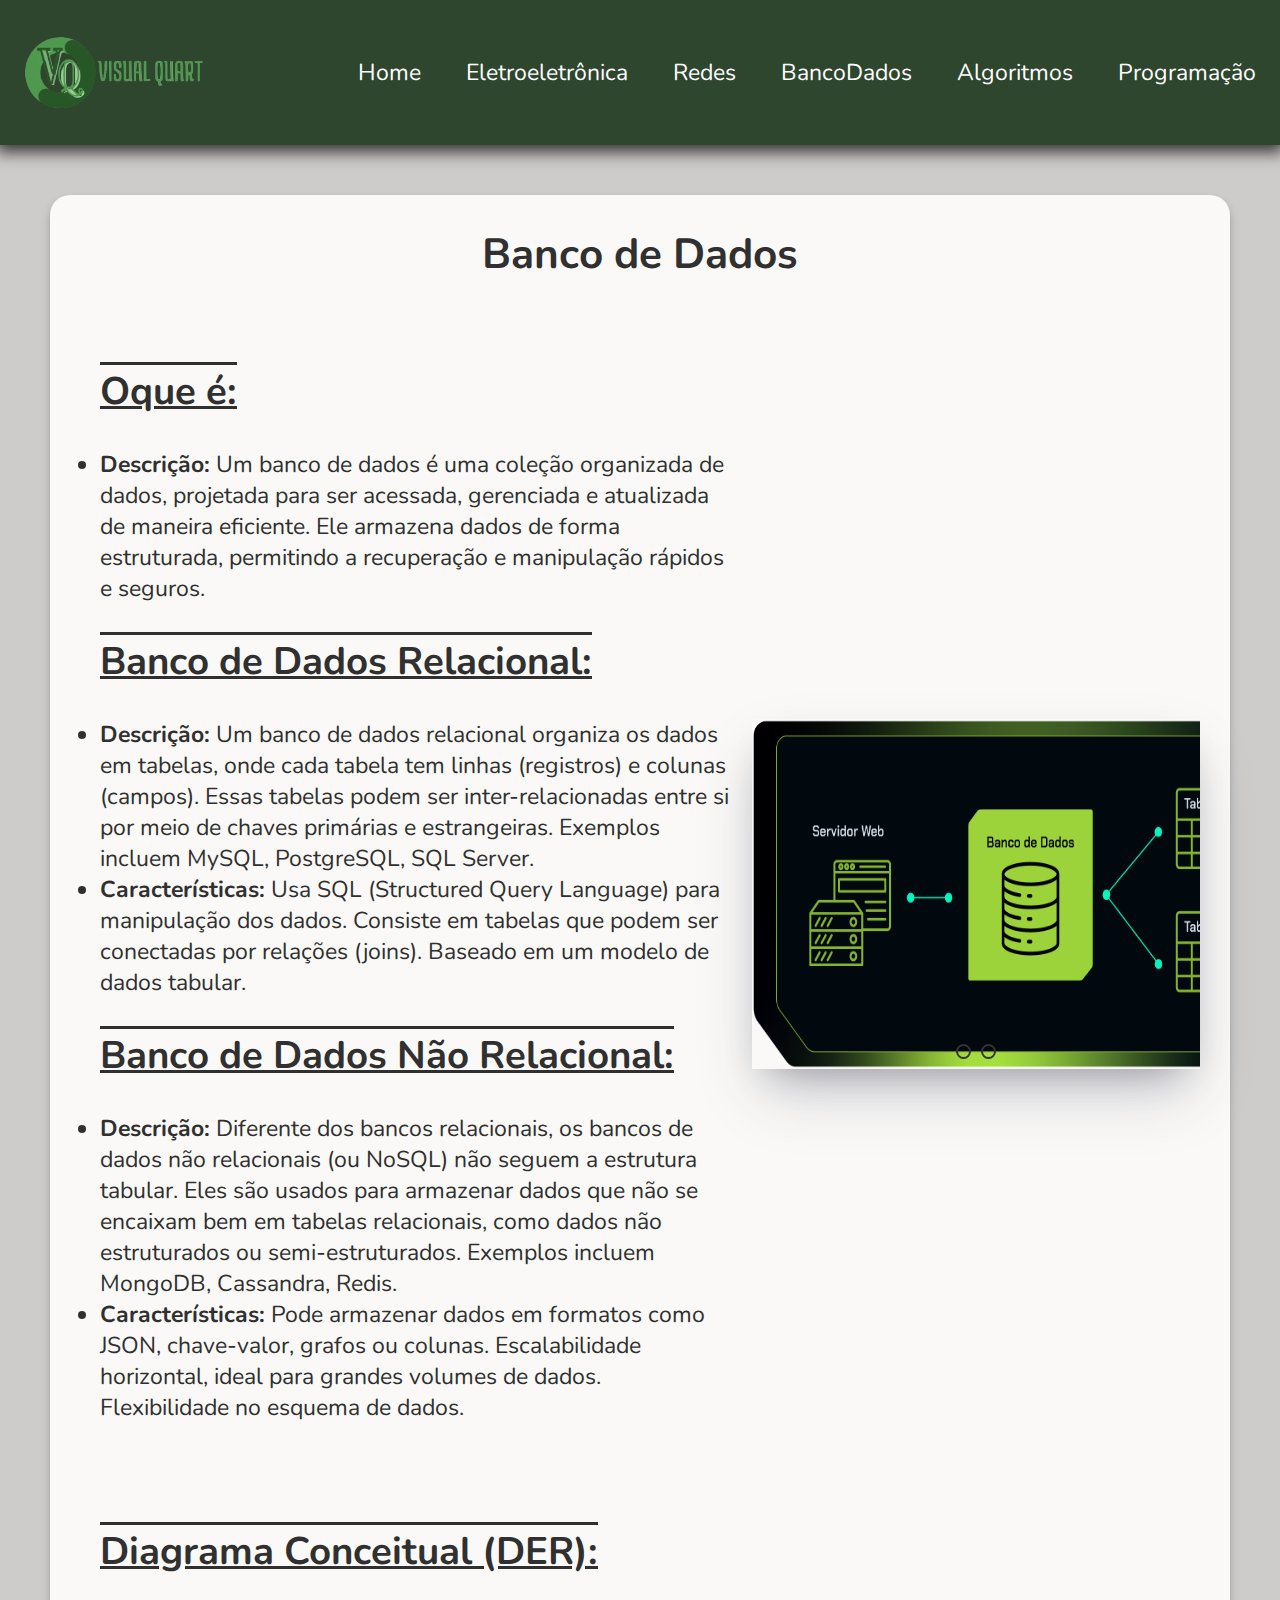
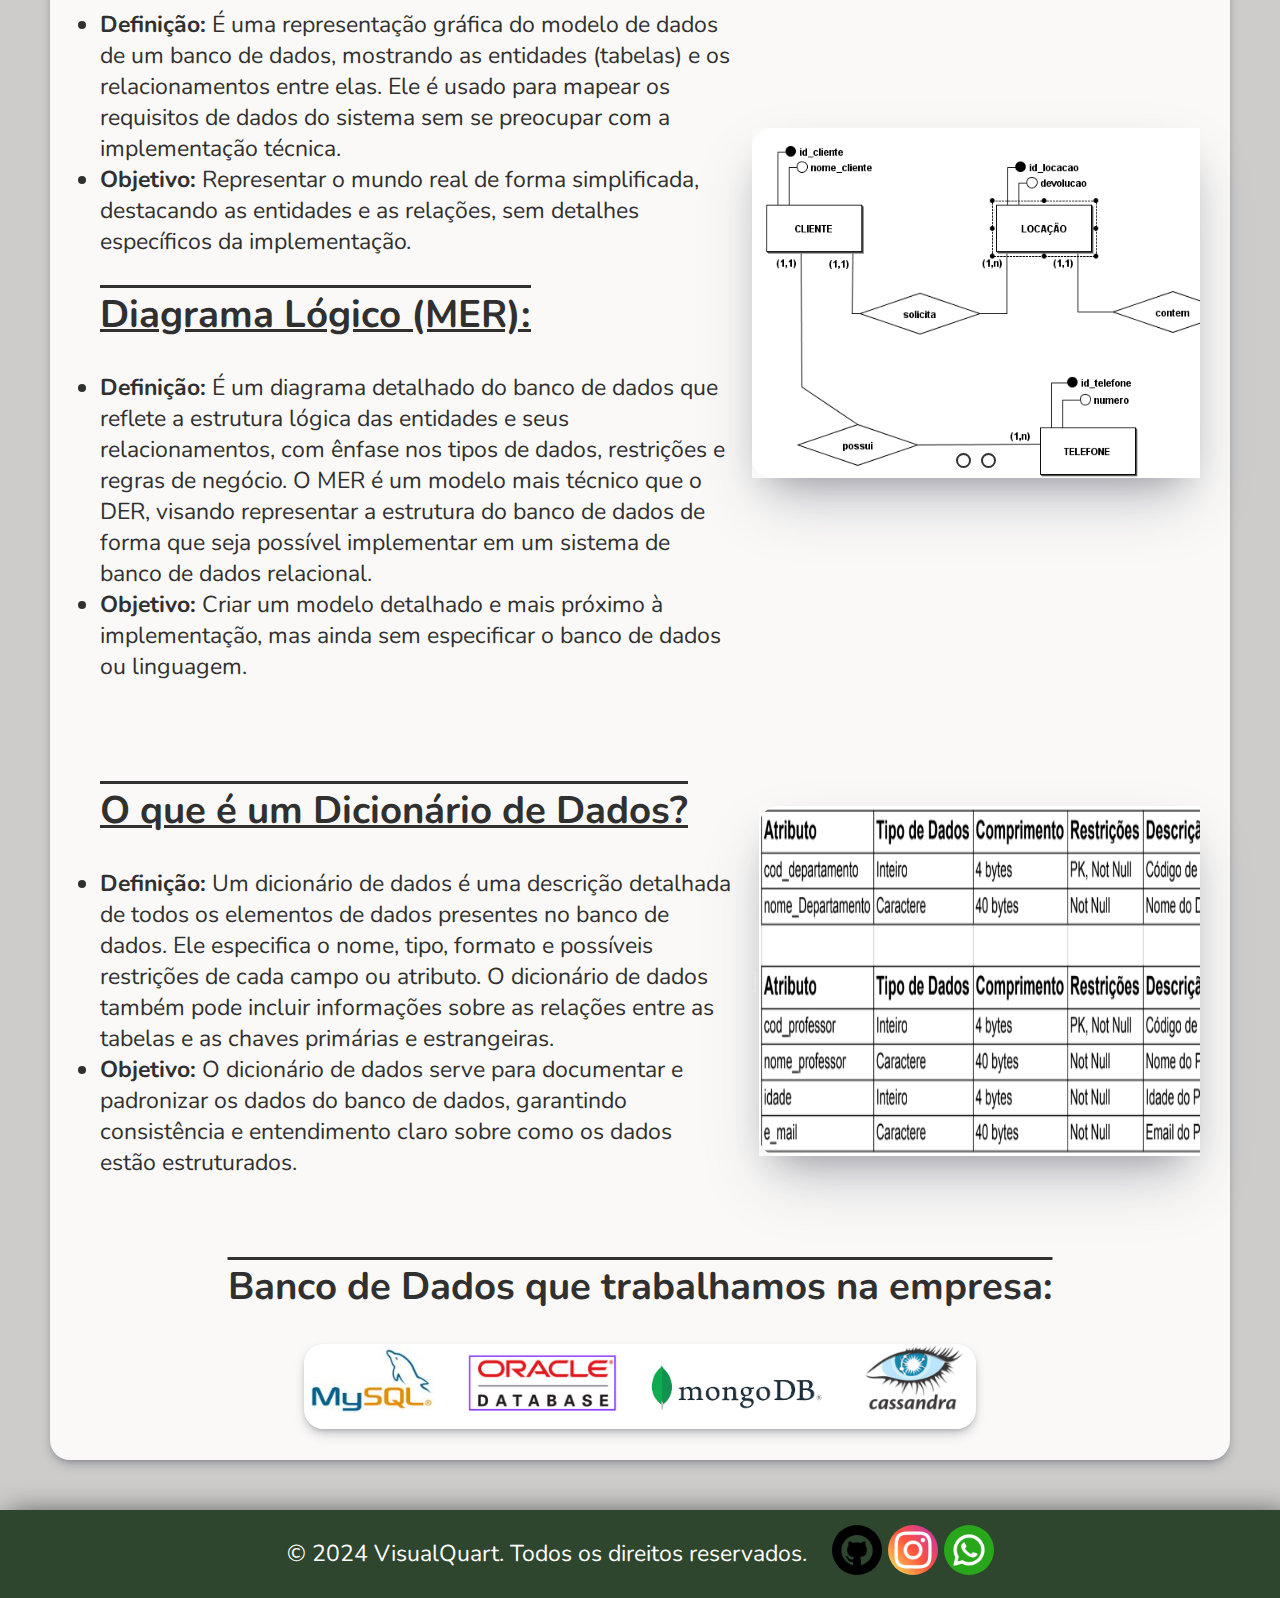
<file: assets/bancodaos.html>
<!DOCTYPE html>
<html lang="pt-BR">

<head>
    <link rel="shortcut icon" href="/img/vqLOGOsemfundo.png" type="image/x-icon">
    <link rel="stylesheet" href="/css/bd.css">
    <script src="/scripts/bd.js" defer></script>
    <meta charset="UTF-8">
    <meta name="viewport" content="width=device-width, initial-scale=1.0">
    <title>VisualQuart</title>
</head>

<body>
    <header class="cabecalho">
        <div class="logo">
            <img src="/img/vqLOGO.png" alt="" width="180px">
        </div>
        <nav>
            <a href="/assets/index.html">Home</a>
            <a href="/assets/eletroeletronica.html">Eletroeletrônica</a>
            <a href="/assets/redes.html">Redes</a>
            <a href="/assets/bancodaos.html">BancoDados</a>
            <a href="/assets/algoritmos.html">Algoritmos</a>
            <a href="/assets/programacao.html">Programação</a>
        </nav>
    </header>

    <main class="principal">
        <div class="container">
            <h1>Banco de Dados</h1><br><br>
            <div class="conteudo">
                <div class="piece">
                    <h2>Oque é:</h2><br>
                    <li><b>Descrição:</b> Um banco de dados é uma coleção organizada de dados, projetada para ser
                        acessada, gerenciada e atualizada de maneira eficiente. Ele armazena dados de forma estruturada,
                        permitindo a recuperação e manipulação rápidos e seguros.</li><br>
                    <h2>Banco de Dados Relacional:</h2><br>
                    <li><b>Descrição:</b> Um banco de dados relacional organiza os dados em tabelas, onde cada tabela
                        tem linhas (registros) e colunas (campos). Essas tabelas podem ser inter-relacionadas entre si
                        por meio de chaves primárias e estrangeiras. Exemplos incluem MySQL, PostgreSQL, SQL Server.
                    </li>
                    <li><b>Características:</b> Usa SQL (Structured Query Language) para manipulação dos dados.
                        Consiste em tabelas que podem ser conectadas por relações (joins).
                        Baseado em um modelo de dados tabular.</li><br>
                    <h2>Banco de Dados Não Relacional:</h2><br>
                    <li><b>Descrição:</b> Diferente dos bancos relacionais, os bancos de dados não relacionais (ou
                        NoSQL) não seguem a estrutura tabular. Eles são usados para armazenar dados que não se encaixam
                        bem em tabelas relacionais, como dados não estruturados ou semi-estruturados. Exemplos incluem
                        MongoDB, Cassandra, Redis.</li>
                    <li><b>Características:</b> Pode armazenar dados em formatos como JSON, chave-valor, grafos ou
                        colunas.
                        Escalabilidade horizontal, ideal para grandes volumes de dados.
                        Flexibilidade no esquema de dados.</li>
                </div>
                <div class="piece-next">
                    <div class="carousel">
                        <input type="radio" name="radio-btn1" id="img1-1" checked>
                        <input type="radio" name="radio-btn1" id="img1-2">            
                        <div class="slides">
                            <div class="slide">
                                <img src="/img/bd.png" alt="Imagem 1">
                            </div>
                            <div class="slide">
                                <img src="/img/sql-nosql.png" alt="Imagem 2">
                            </div>
                        </div>
            
                        <div class="navigation-manual">
                            <label for="img1-1" class="manual-btn"></label>
                            <label for="img1-2" class="manual-btn"></label>
                        </div>
                    </div>
                </div>
            </div><br><br>
            <div class="conteudo">
                <div class="piece">
                    <h2>Diagrama Conceitual (DER):</h2><br>
                    <li><b>Definição:</b> É uma representação gráfica do modelo de dados de um banco de dados, mostrando as entidades (tabelas) e os relacionamentos entre elas. Ele é usado para mapear os requisitos de dados do sistema sem se preocupar com a implementação técnica.</li>
                    <li><b>Objetivo:</b> Representar o mundo real de forma simplificada, destacando as entidades e as relações, sem detalhes específicos da implementação.</li><br>
                    <h2>Diagrama Lógico (MER):</h2><br>
                    <li><b>Definição:</b> É um diagrama detalhado do banco de dados que reflete a estrutura lógica das entidades e seus relacionamentos, com ênfase nos tipos de dados, restrições e regras de negócio. O MER é um modelo mais técnico que o DER, visando representar a estrutura do banco de dados de forma que seja possível implementar em um sistema de banco de dados relacional.</li>
                    <li><b>Objetivo:</b> Criar um modelo detalhado e mais próximo à implementação, mas ainda sem especificar o banco de dados ou linguagem.</li>
                </div>
                <div class="piece-next">
                    <div class="carousel">
                        <input type="radio" name="radio-btn2" id="img2-1" checked>
                        <input type="radio" name="radio-btn2" id="img2-2">            
                        <div class="slides2">
                            <div class="slide">
                                <img src="/img/locadora3.png" alt="Imagem 1">
                            </div>
                            <div class="slide">
                                <img src="/img/locadora2.png" alt="Imagem 2">
                            </div>
                        </div>
            
                        <div class="navigation-manual">
                            <label for="img2-1" class="manual-btn"></label>
                            <label for="img2-2" class="manual-btn"></label>
                        </div>
                    </div>
                </div>
            </div><br><br>
            <div class="conteudo">
                <div class="piece">
                    <h2>O que é um Dicionário de Dados?</h2><br>
                    <li><b>Definição:</b> Um dicionário de dados é uma descrição detalhada de todos os elementos de dados presentes no banco de dados. Ele especifica o nome, tipo, formato e possíveis restrições de cada campo ou atributo. O dicionário de dados também pode incluir informações sobre as relações entre as tabelas e as chaves primárias e estrangeiras.</li>
                    <li><b>Objetivo:</b> O dicionário de dados serve para documentar e padronizar os dados do banco de dados, garantindo consistência e entendimento claro sobre como os dados estão estruturados.</li>
                </div>
                <div class="piece-next">]
                    <div class="carousel">
                        <div class="slides">
                            <div class="slide">
                                <img src="/img/dicionariodados.png" alt="">
                            </div>
                        </div>
                    </div>
                </div>
            </div><br><br>
            <div class="conteudo">
                <div class="piece3">
                    <h2>Banco de Dados que trabalhamos na empresa:</h2><br>
                    <img src="/img/bdlogos.png" alt="">
                </div>
            </div>
        </div>
    </main>

    <footer class="rodape">
        <p>&copy; 2024 VisualQuart. Todos os direitos reservados.</p>
        <nav>
            <a href="https://github.com/joaovitinho183" target="_blank"><img src="/img/github_3291695.png" alt=""
                    width="50px"></a>
            <a href="https://www.instagram.com/ojoaovitor08/?next=%2Fojoaovitor183%2F" target="_blank"><img
                    src="/img/instagram_2111463.png" alt="" width="50px"></a>
            <a href="https://wa.link/ll8kyu" target="_blank"><img src="/img/whatsapp_3536445.png" alt=""
                    width="50px"></a>
        </nav>
    </footer>


</body>

</html>
</file>
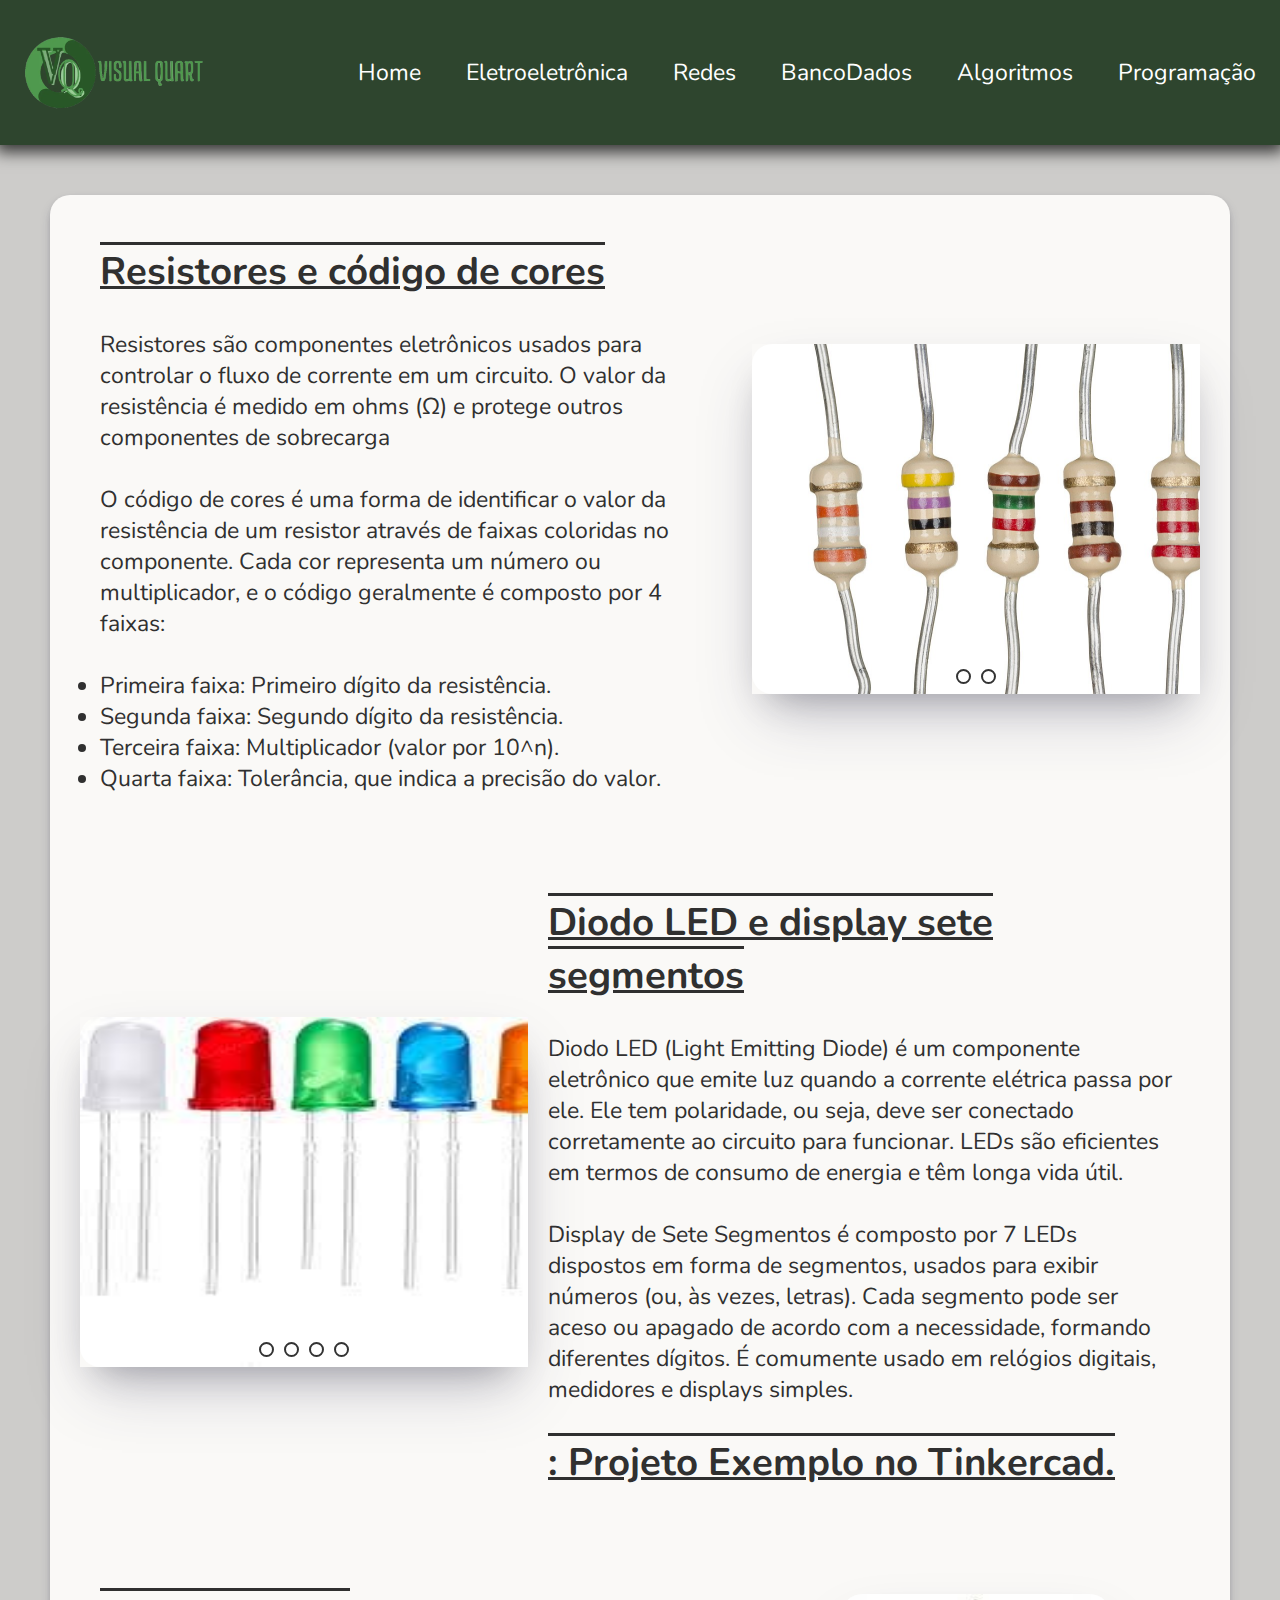
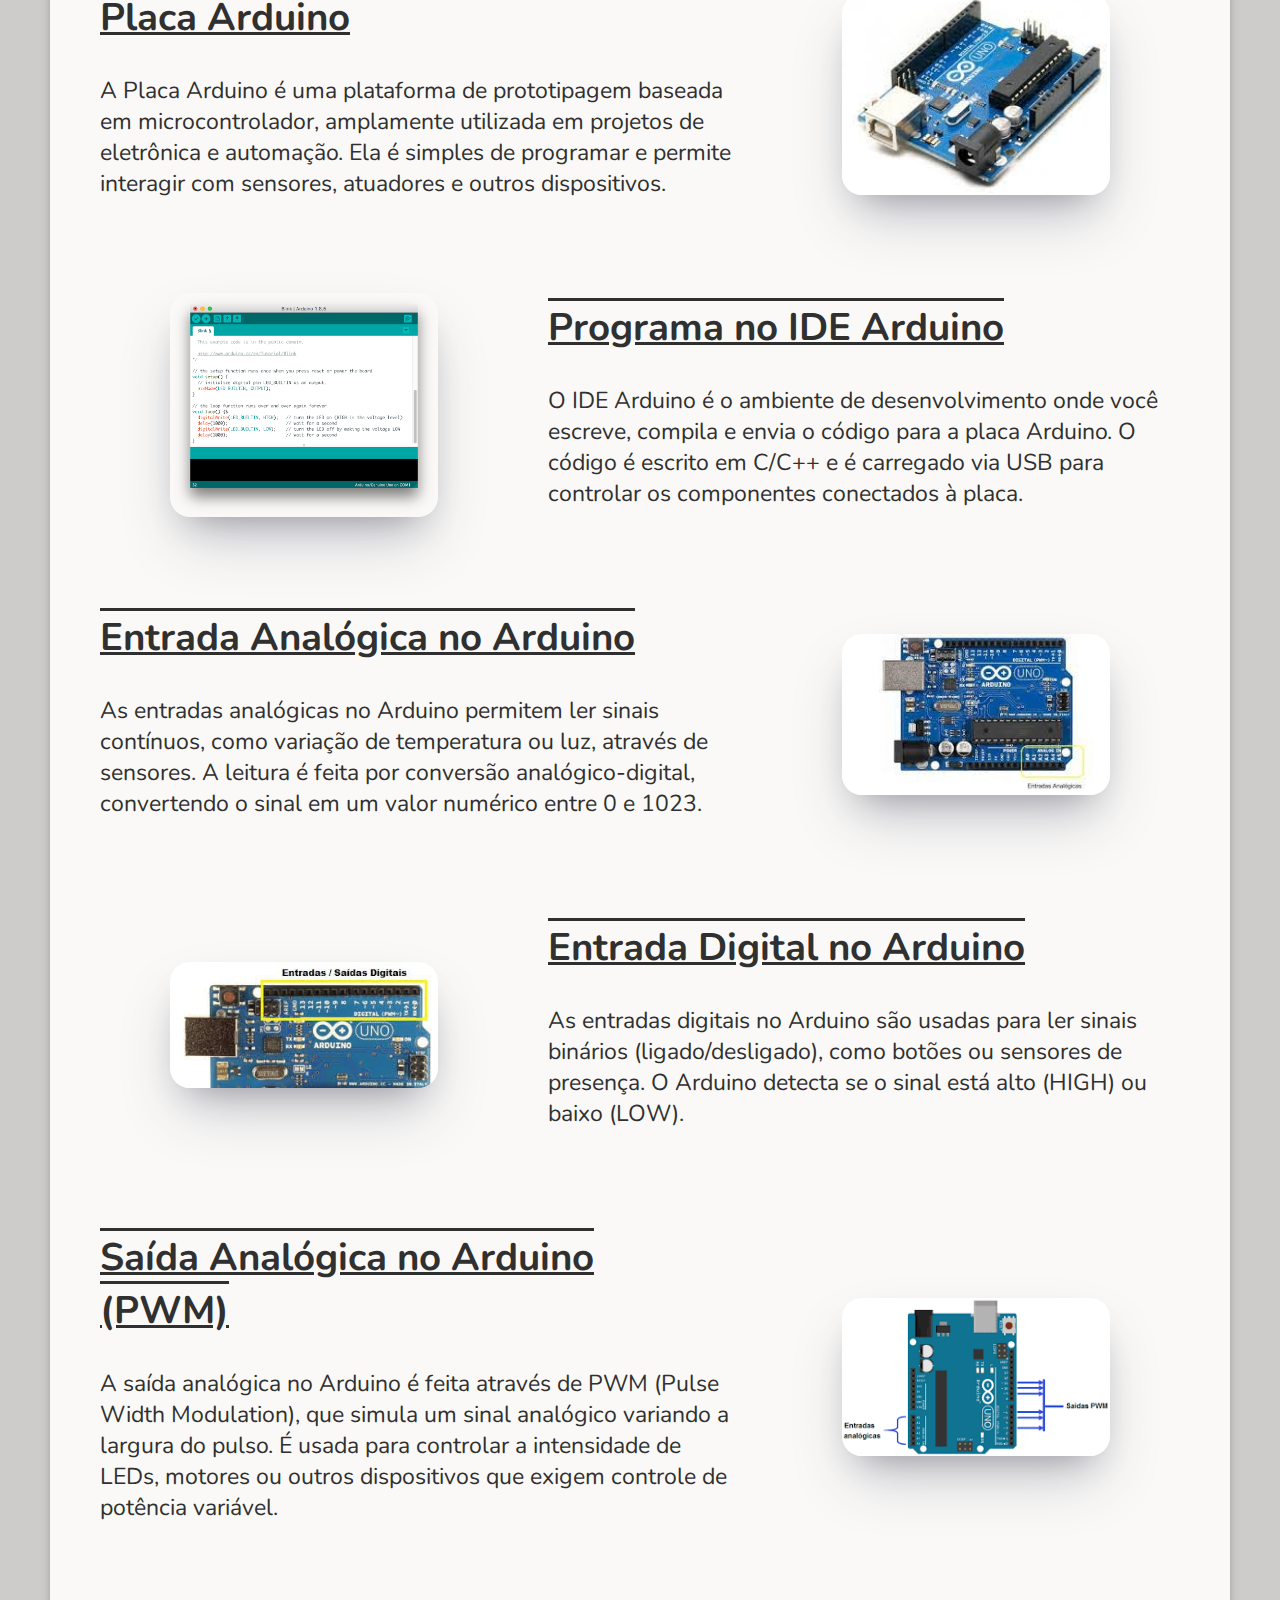
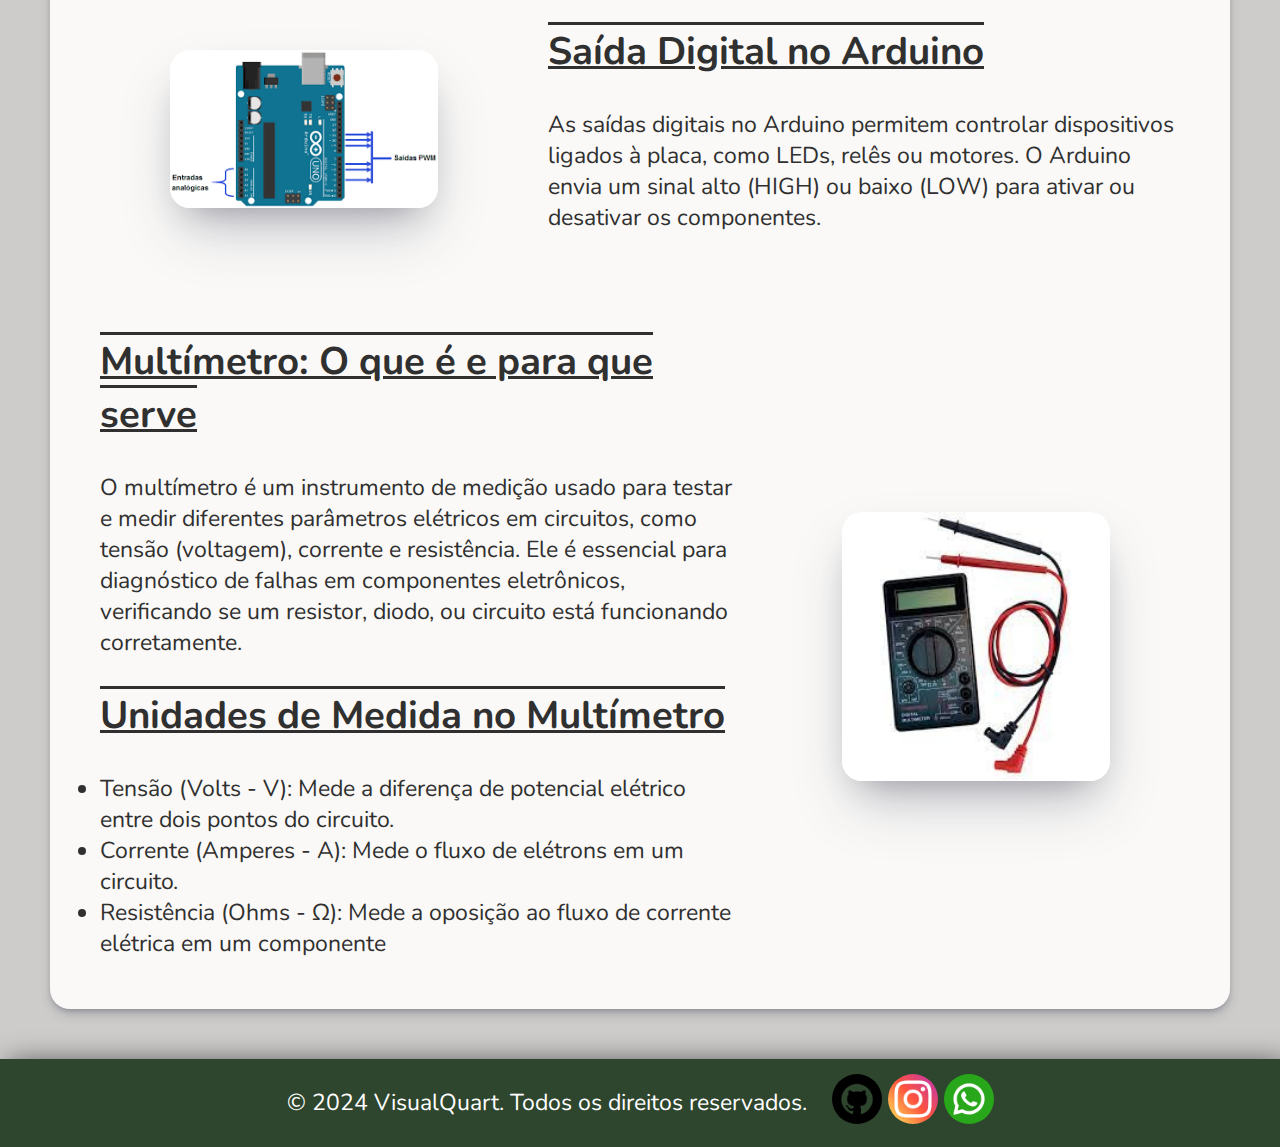
<file: assets/eletroeletronica.html>
<!DOCTYPE html>
<html lang="pt-BR">

<head>
    <link rel="shortcut icon" href="/img/vqLOGOsemfundo.png" type="image/x-icon">
    <link rel="stylesheet" href="/css/eletro.css">
    <script src="/scripts/eletro.js" defer></script>
    <meta charset="UTF-8">
    <meta name="viewport" content="width=device-width, initial-scale=1.0">
    <title>VisualQuart</title>
</head>

<body>
    <header class="cabecalho">
        <div class="logo">
            <img src="/img/vqLOGO.png" alt="" width="180px">
        </div>
        <nav>
            <a href="/assets/index.html">Home</a>
            <a href="/assets/eletroeletronica.html">Eletroeletrônica</a>
            <a href="/assets/redes.html">Redes</a>
            <a href="/assets/bancodaos.html">BancoDados</a>
            <a href="/assets/algoritmos.html">Algoritmos</a>
            <a href="/assets/programacao.html">Programação</a>
        </nav>
    </header>

    <main class="principal">
        <div class="container">

            <div class="conteudo">

                <div class="piece">
                    <h2>Resistores e código de cores</h2>
                    <br>
                    <p>Resistores são componentes eletrônicos usados para controlar o fluxo de corrente em um circuito.
                        O valor da resistência é medido em ohms (Ω) e protege outros componentes de sobrecarga</p>
                    <br>
                    <p>O código de cores é uma forma de identificar o valor da resistência de um resistor através de
                        faixas coloridas no componente. Cada cor representa um número ou multiplicador, e o código
                        geralmente é composto por 4 faixas:</p>
                    <br>
                    <li>
                        Primeira faixa: Primeiro dígito da resistência.
                    </li>
                    <li>
                        Segunda faixa: Segundo dígito da resistência.
                    </li>
                    <li>
                        Terceira faixa: Multiplicador (valor por 10^n).
                    </li>
                    <li>
                        Quarta faixa: Tolerância, que indica a precisão do valor.
                    </li>
                </div>
                <div class="piece-next">
                    <div class="carousel">
                        <input type="radio" name="radio-btn1" id="img1-1" checked>
                        <input type="radio" name="radio-btn1" id="img1-2">
            
                        <div class="slides">
                            <div class="slide">
                                <img src="/img/resistor.png" alt="Imagem 1">
                            </div>
                            <div class="slide">
                                <img src="/img/tabela-cores.png" alt="Imagem 2">
                            </div>
                        </div>
            
                        <div class="navigation-manual">
                            <label for="img1-1" class="manual-btn"></label>
                            <label for="img1-2" class="manual-btn"></label>
                        </div>
                    </div>
                </div>
            </div>
            <br><br>

            <div class="conteudo2">
                <div class="piece-next">
                    <div class="carousel">
                        <input type="radio" name="radio-btn2" id="img2-1" checked>
                        <input type="radio" name="radio-btn2" id="img2-2">
                        <input type="radio" name="radio-btn2" id="img2-3">
                        <input type="radio" name="radio-btn2" id="img2-4">
            
                        <div class="slides2">
                            <div class="slide">
                                <img src="/img/led.png" alt="Imagem 1">
                            </div>
                            <div class="slide">
                                <img src="/img/tcl.png" alt="Imagem 2">
                            </div>
                            <div class="slide">
                                <img src="/img/segmentop.png" alt="Imagem 3">
                            </div>
                            <div class="slide">
                                <img src="/img/tca.png" alt="Imagem 4">
                            </div>
                        </div>
            
                        <div class="navigation-manual">
                            <label for="img2-1" class="manual-btn"></label>
                            <label for="img2-2" class="manual-btn"></label>
                            <label for="img2-3" class="manual-btn"></label>
                            <label for="img2-4" class="manual-btn"></label>
                        </div>
                    </div>
                </div>
                <div class="piece">
                    <h2>Diodo LED e display sete segmentos</h2>
                    <br>
                    <p>Diodo LED (Light Emitting Diode) é um componente eletrônico que emite luz quando a corrente
                        elétrica passa por ele. Ele tem polaridade, ou seja, deve ser conectado corretamente ao circuito
                        para funcionar. LEDs são eficientes em termos de consumo de energia e têm longa vida útil.</p>
                    <br>
                    <p>Display de Sete Segmentos é composto por 7 LEDs dispostos em forma de segmentos, usados para
                        exibir números (ou, às vezes, letras). Cada segmento pode ser aceso ou apagado de acordo com a
                        necessidade, formando diferentes dígitos. É comumente usado em relógios digitais, medidores e
                        displays simples.
                    </p>
                    <br>
                    <h2>: Projeto Exemplo no Tinkercad.</h2>
                </div>
            </div>
            <br><br>

            <div class="conteudo3">
                <div class="piece">
                    <h2>Placa Arduino</h2>
                    <br>
                    <p>A Placa Arduino é uma plataforma de prototipagem baseada em microcontrolador, amplamente
                        utilizada em projetos de eletrônica e automação. Ela é simples de programar e permite interagir
                        com sensores, atuadores e outros dispositivos.</p>
                </div>
                <div class="piece-next">
                    <img src="/img/arduino.jpg" alt="">
                </div>
            </div>
            <br><br>

            <div class="conteudo4">
                <div class="piece-next">
                    <img src="/img/ide.png" alt="">
                </div>
                <div class="piece">
                    <h2>Programa no IDE Arduino</h2>
                    <br>
                    <p>O IDE Arduino é o ambiente de desenvolvimento onde você escreve, compila e envia o código para a
                        placa Arduino. O código é escrito em C/C++ e é carregado via USB para controlar os componentes
                        conectados à placa.
                    </p>
                </div>
            </div>
            <br><br>

            <div class="conteudo5">
                <div class="piece">
                    <h2>Entrada Analógica no Arduino</h2>
                    <br>
                    <p>As entradas analógicas no Arduino permitem ler sinais contínuos, como variação de temperatura ou
                        luz, através de sensores. A leitura é feita por conversão analógico-digital, convertendo o sinal
                        em um valor numérico entre 0 e 1023.
                    </p>
                </div>
                <div class="piece-next">
                    <img src="/img/eaa.jpg" alt="">
                </div>
            </div>
            <br><br>

            <div class="conteudo6">
                <div class="piece-next">
                    <img src="/img/eda.jpg" alt="">
                </div>
                <div class="piece">
                    <h2>Entrada Digital no Arduino</h2>
                    <br>
                    <p>As entradas digitais no Arduino são usadas para ler sinais binários (ligado/desligado), como
                        botões ou sensores de presença. O Arduino detecta se o sinal está alto (HIGH) ou baixo (LOW).
                    </p>
                </div>
            </div>
            <br><br>

            <div class="conteudo7">
                <div class="piece">
                    <h2>Saída Analógica no Arduino (PWM)</h2>
                    <br>
                    <p>A saída analógica no Arduino é feita através de PWM (Pulse Width Modulation), que simula um sinal
                        analógico variando a largura do pulso. É usada para controlar a intensidade de LEDs, motores ou
                        outros dispositivos que exigem controle de potência variável.
                    </p>
                </div>
                <div class="piece-next">
                    <img src="/img/saa.png" alt="">
                </div>
            </div>
            <br><br>

            <div class="conteudo8">
                <div class="piece-next">
                    <img src="/img/saa.png" alt="">
                </div>
                <div class="piece">
                    <h2>Saída Digital no Arduino</h2>
                    <br>
                    <p>As saídas digitais no Arduino permitem controlar dispositivos ligados à placa, como LEDs, relês
                        ou motores. O Arduino envia um sinal alto (HIGH) ou baixo (LOW) para ativar ou desativar os
                        componentes.
                    </p>
                </div>
            </div>
            <br><br>

            <div class="conteudo9">
                <div class="piece">
                    <h2>Multímetro: O que é e para que serve</h2>
                    <br>
                    <p>O multímetro é um instrumento de medição usado para testar e medir diferentes parâmetros
                        elétricos em circuitos, como tensão (voltagem), corrente e resistência. Ele é essencial para
                        diagnóstico de falhas em componentes eletrônicos, verificando se um resistor, diodo, ou circuito
                        está funcionando corretamente.
                    </p>
                    <br>
                    <h2>Unidades de Medida no Multímetro</h2>
                    <br>
                    <li>Tensão (Volts - V): Mede a diferença de potencial elétrico entre dois pontos do circuito.</li>
                    <li>Corrente (Amperes - A): Mede o fluxo de elétrons em um circuito.</li>
                    <li>Resistência (Ohms - Ω): Mede a oposição ao fluxo de corrente elétrica em um componente</li>
                </div>
                <div class="piece-next">
                    <img src="/img/multimetro.jpg" alt="">
                </div>
            </div>
        </div>
    </main>

    <footer class="rodape">
        <p>&copy; 2024 VisualQuart. Todos os direitos reservados.</p>
        <nav>
            <a href="https://github.com/joaovitinho183" target="_blank"><img src="/img/github_3291695.png" alt=""
                    width="50px"></a>
            <a href="https://www.instagram.com/ojoaovitor08/?next=%2Fojoaovitor183%2F" target="_blank"><img
                    src="/img/instagram_2111463.png" alt="" width="50px"></a>
            <a href="https://wa.link/ll8kyu" target="_blank"><img src="/img/whatsapp_3536445.png" alt=""
                    width="50px"></a>
        </nav>
    </footer>


</body>

</html>
</file>
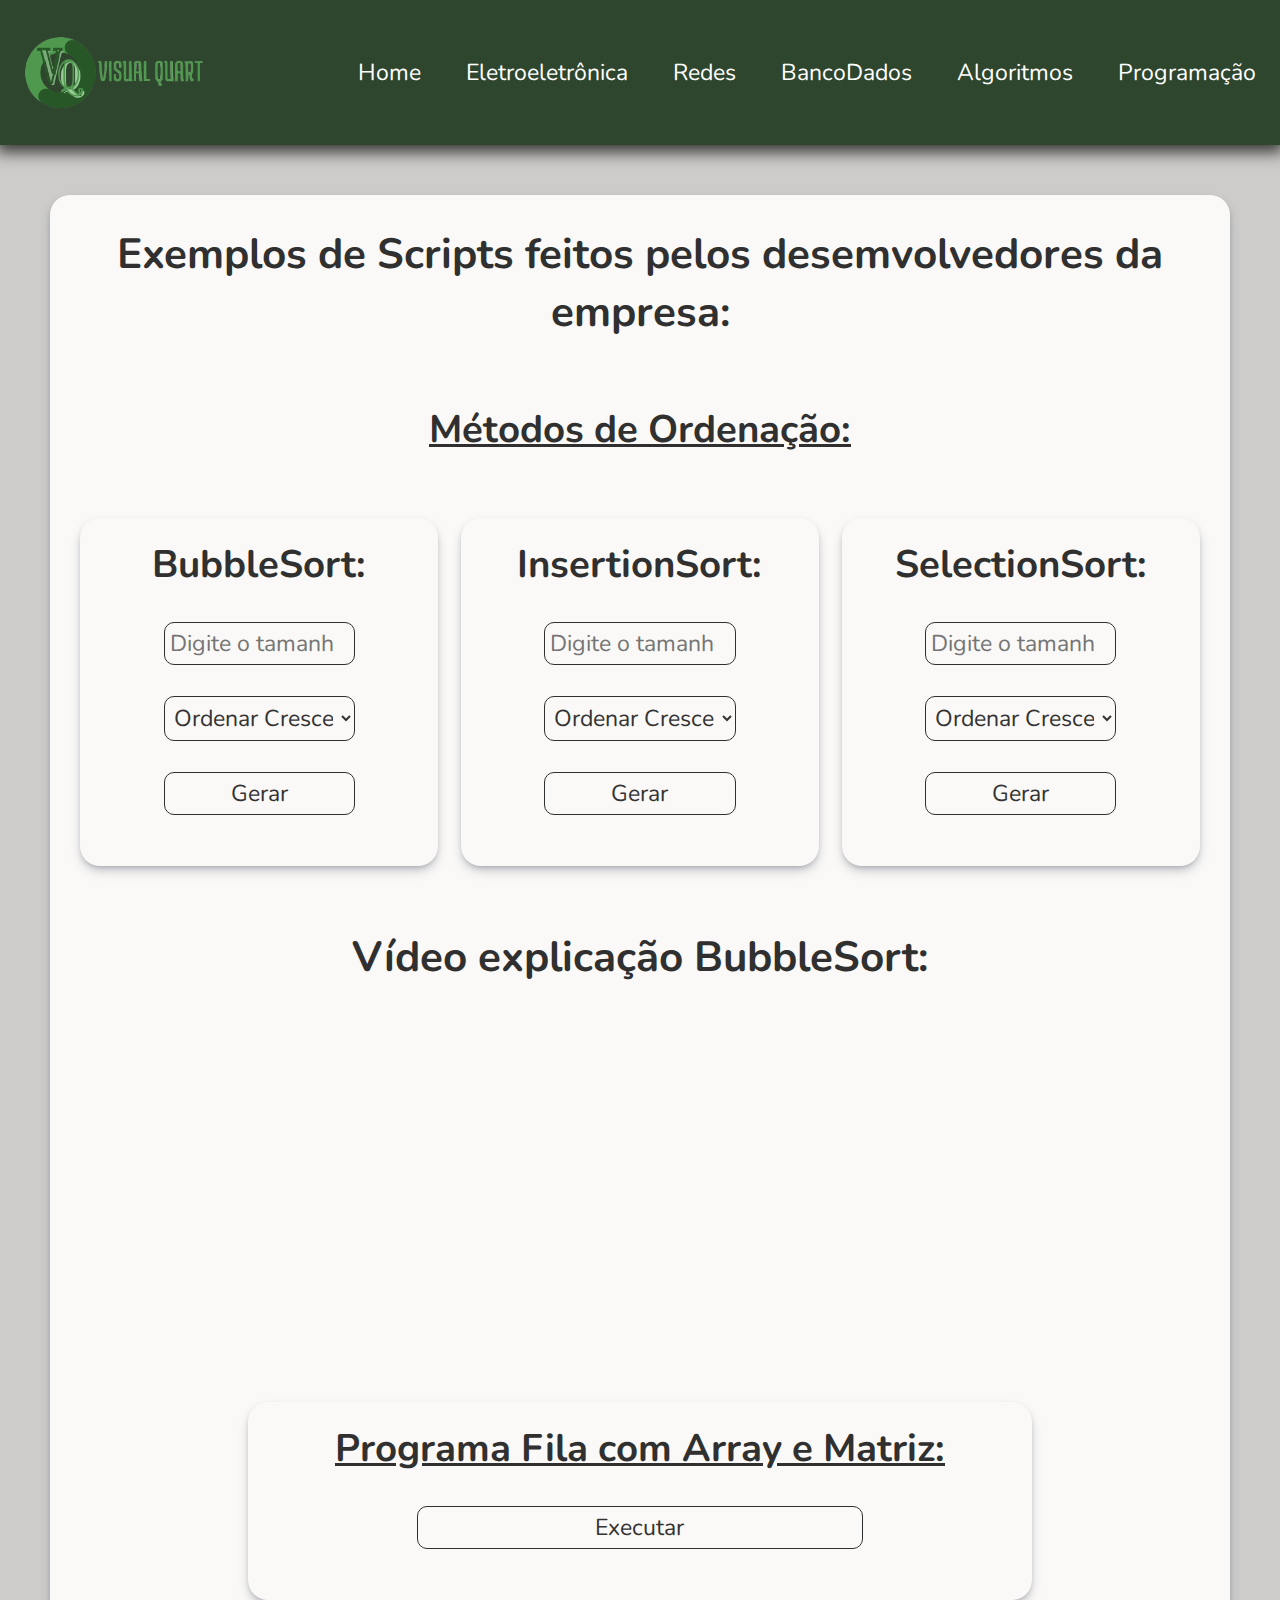
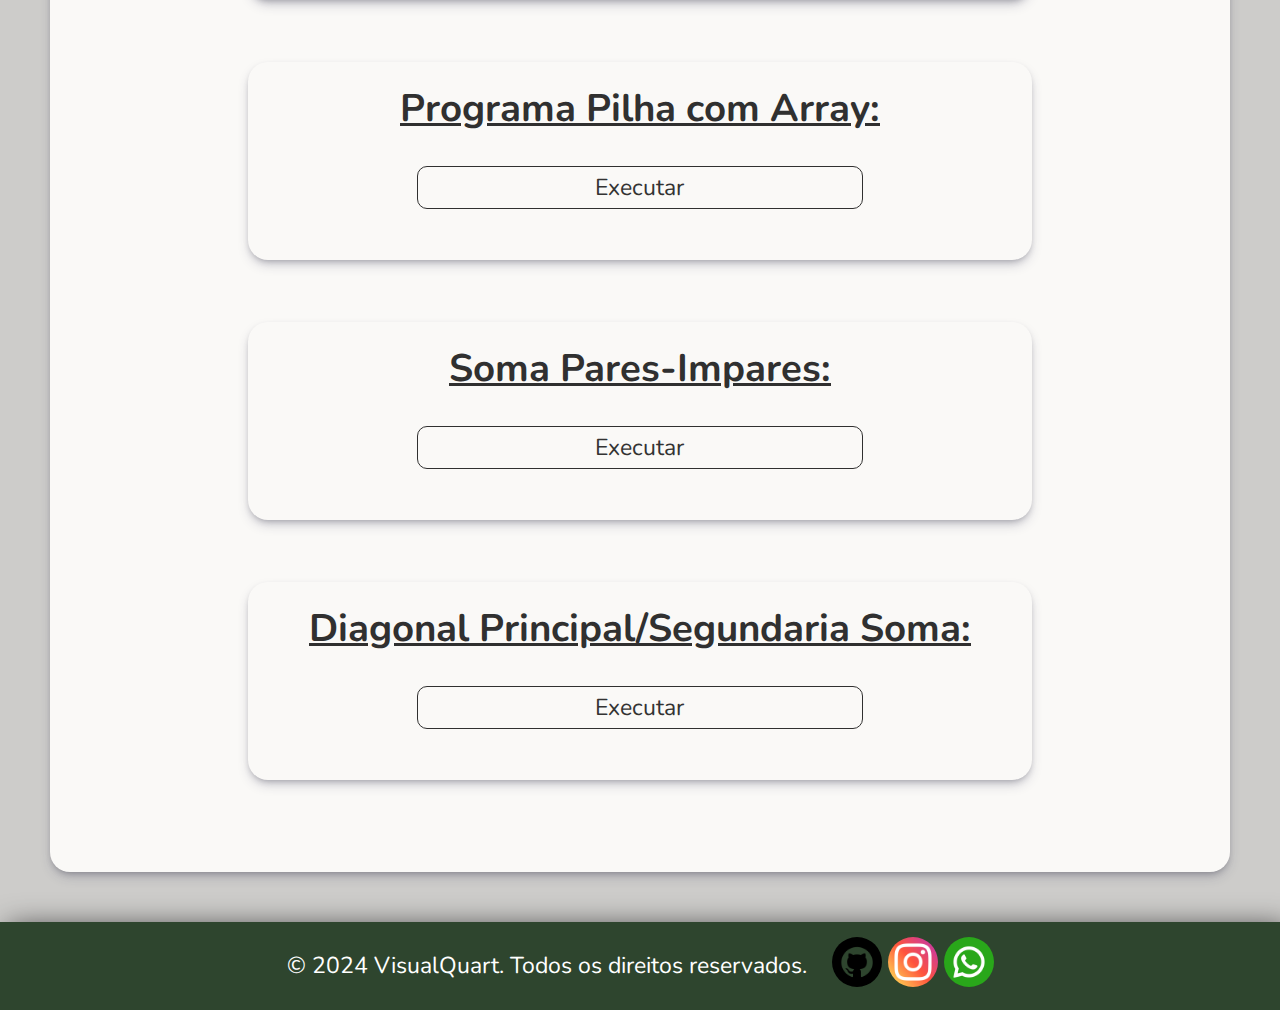
<file: assets/programacao.html>
<!DOCTYPE html>
<html lang="pt-BR">

<head>
    <link rel="shortcut icon" href="/img/vqLOGOsemfundo.png" type="image/x-icon">
    <link rel="stylesheet" href="/css/programacao.css">
    <script src="/scripts/programacao.js" defer></script>
    <meta charset="UTF-8">
    <meta name="viewport" content="width=device-width, initial-scale=1.0">
    <title>VisualQuart</title>
</head>

<body>
    <header class="cabecalho">
        <div class="logo">
            <img src="/img/vqLOGO.png" alt="" width="180px">
        </div>
        <nav>
            <a href="/assets/index.html">Home</a>
            <a href="/assets/eletroeletronica.html">Eletroeletrônica</a>
            <a href="/assets/redes.html">Redes</a>
            <a href="/assets/bancodaos.html">BancoDados</a>
            <a href="/assets/algoritmos.html">Algoritmos</a>
            <a href="/assets/programacao.html">Programação</a>
        </nav>
    </header>

    <main class="principal">
        <div class="container">
            <h1>Exemplos de Scripts feitos pelos desemvolvedores da empresa:</h1><br><br>
            <h2>Métodos de Ordenação:</h2><br><br>
            <div class="conteudo">
                <div class="piece">
                    <h2>BubbleSort:</h2><br>
                    <input type="number" id="tamanho" placeholder="Digite o tamanho do Array:"><br><br>
                    <select name="options" id="options">
                        <option value="crescente">Ordenar Crescente</option>
                        <option value="decrescente">Ordenar Decrescente</option>
                    </select><br><br>
                    <button id="gerar">Gerar</button><br><br>
                    <div id="resposta">
                    </div>
                </div>
                <div class="piece">
                    <h2>InsertionSort:</h2><br>
                    <input type="number" id="tamanho2" placeholder="Digite o tamanho do Array:"><br><br>
                    <select>
                        <option value="crescente">Ordenar Crescente</option>
                        <option value="decrescente">Ordenar Decrescente</option>
                    </select><br><br>
                    <button id="gerar2">Gerar</button><br>
                    <div id="resposta2">

                    </div>
                </div>
                <div class="piece">
                    <h2>SelectionSort:</h2><br>
                    <input type="number" id="tamanho3" placeholder="Digite o tamanho do Array:"><br><br>
                    <select>
                        <option value="crescente">Ordenar Crescente</option>
                        <option value="decrescente">Ordenar Decrescente</option>
                    </select><br><br>
                    <button id="gerar3">Gerar</button><br>
                    <div id="resposta3">

                    </div>
                </div>
            </div><br><br>
            <h1>Vídeo explicação BubbleSort:</h1><br>
            <div class="container-video">
                <iframe width="560" height="315" src="https://www.youtube.com/embed/I5arwKA84SY?si=fTLPqw3yhYGP7eHG"
                    title="YouTube video player" frameborder="0"
                    allow="accelerometer; autoplay; clipboard-write; encrypted-media; gyroscope; picture-in-picture; web-share"
                    referrerpolicy="strict-origin-when-cross-origin" allowfullscreen></iframe>
            </div><br><br>
            <div class="conteudo2">
                <div class="piece2">
                    <h2>Programa Fila com Array e Matriz:</h2><br>
                    <button id="executar">Executar</button><br><br>
                    <div id="resposta4">

                    </div>
                </div>
            </div><br><br>
            <div class="conteudo2">
                <div class="piece2">
                    <h2>Programa Pilha com Array:</h2><br>
                    <button id="executar2">Executar</button><br><br>
                    <div id="resposta5">

                    </div>
                </div>
            </div><br><br>
            <div class="conteudo2">
                <div class="piece2">
                    <h2>Soma Pares-Impares:</h2><br>
                    <button id="executar3">Executar</button><br><br>
                    <div id="resposta6">
                        <div id="matrix-container"></div>
                    </div>
                </div>
            </div><br><br>
            <div class="conteudo2">
                <div class="piece2">
                    <h2>Diagonal Principal/Segundaria Soma:</h2><br>
                    <button id="executar4">Executar</button><br><br>
                    <div id="resposta7">
                        <div id="matrix-container2"></div>
                        <div id="matrix-container3"></div>
                        <div id="matrix-container4"></div>
                    </div>
                </div>
            </div><br><br>
        </div>
    </main>

    <footer class="rodape">
        <p>&copy; 2024 VisualQuart. Todos os direitos reservados.</p>
        <nav>
            <a href="https://github.com/joaovitinho183" target="_blank"><img src="/img/github_3291695.png" alt=""
                    width="50px"></a>
            <a href="https://www.instagram.com/ojoaovitor08/?next=%2Fojoaovitor183%2F" target="_blank"><img
                    src="/img/instagram_2111463.png" alt="" width="50px"></a>
            <a href="https://wa.link/ll8kyu" target="_blank"><img src="/img/whatsapp_3536445.png" alt=""
                    width="50px"></a>
        </nav>
    </footer>


</body>

</html>
</file>
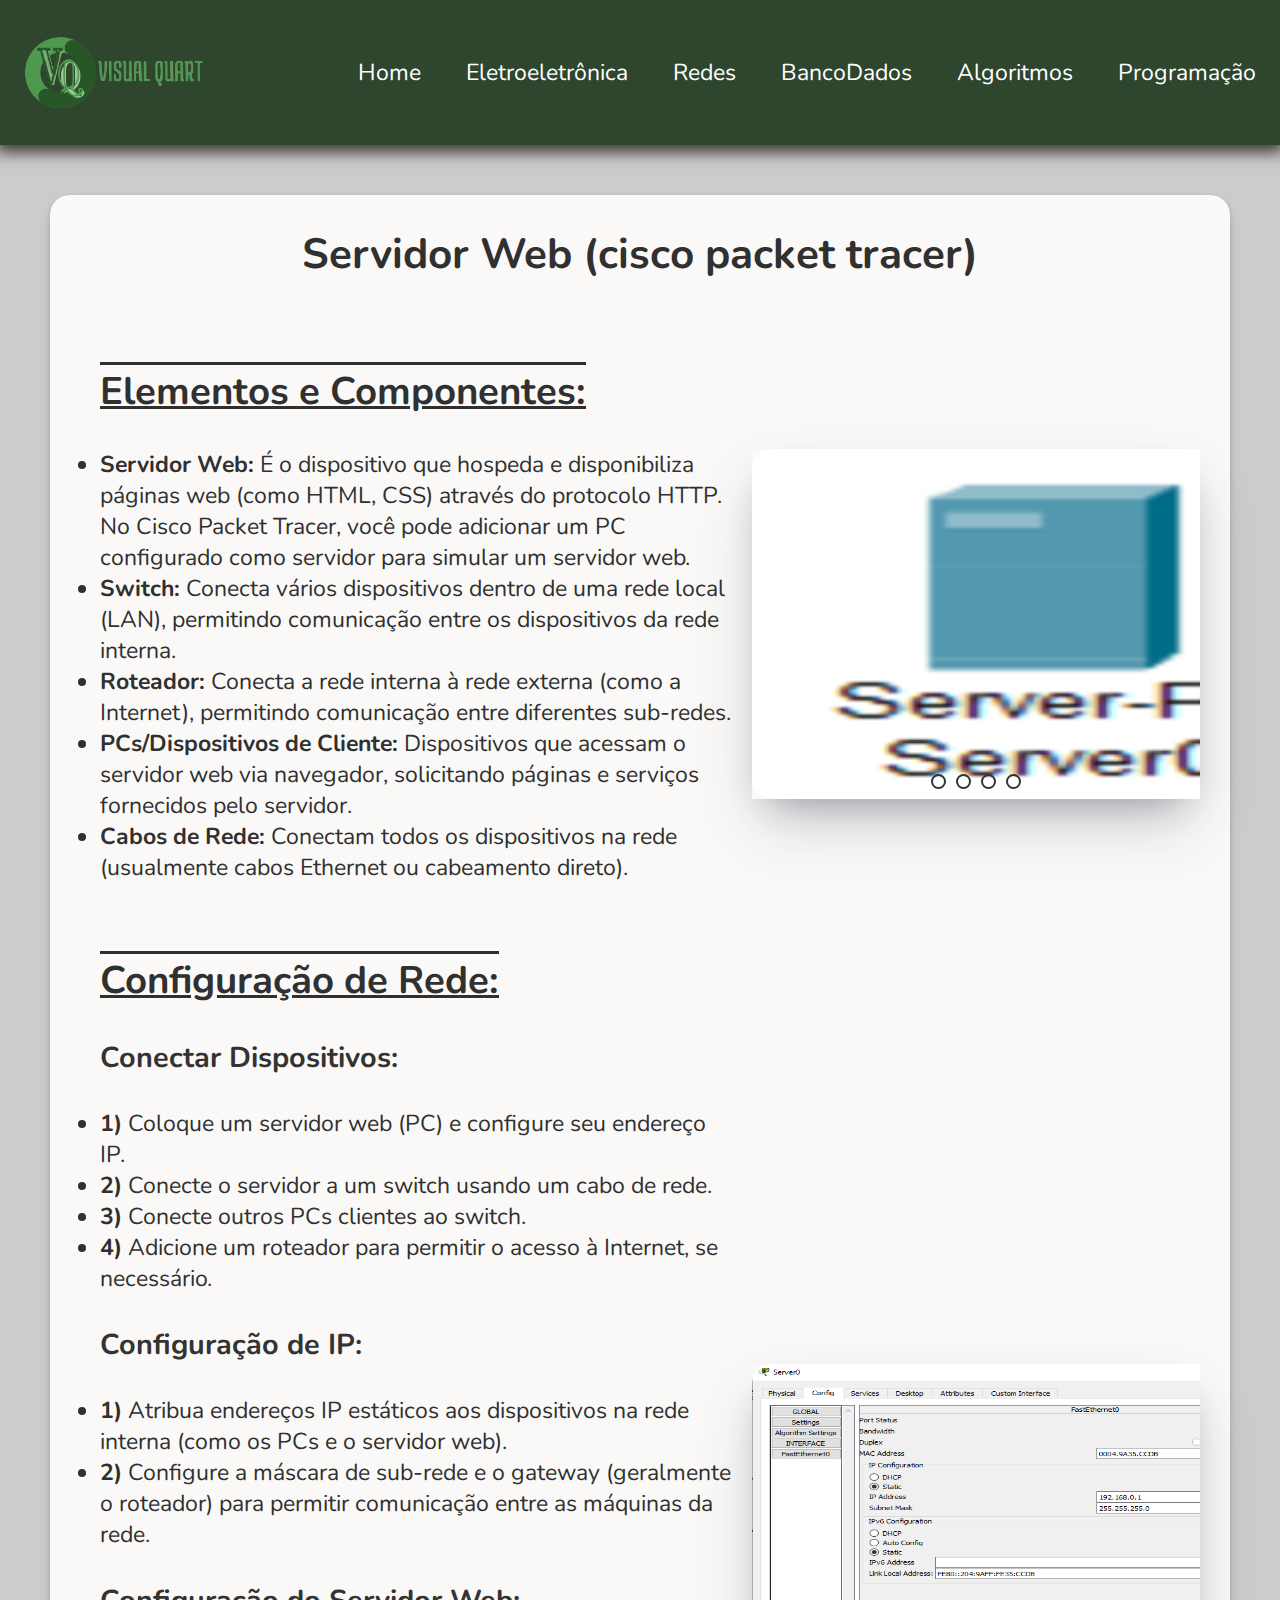
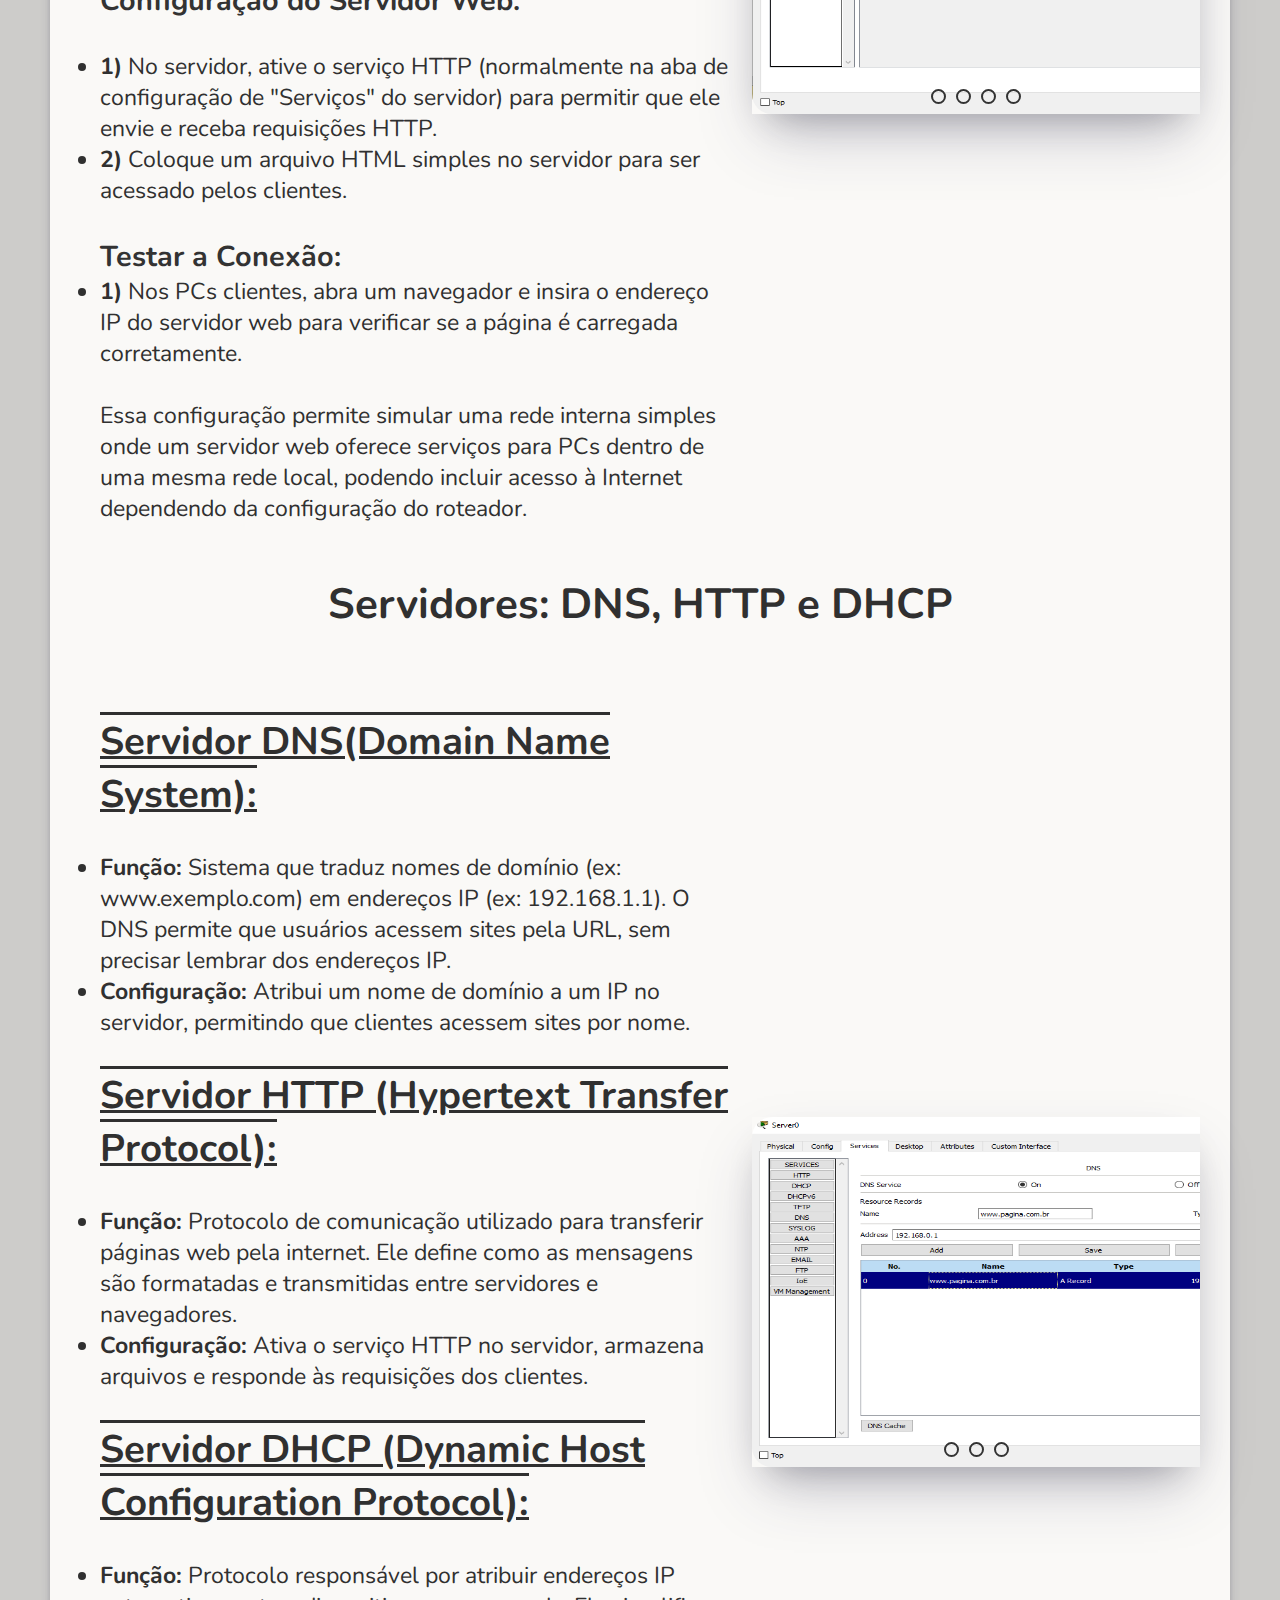
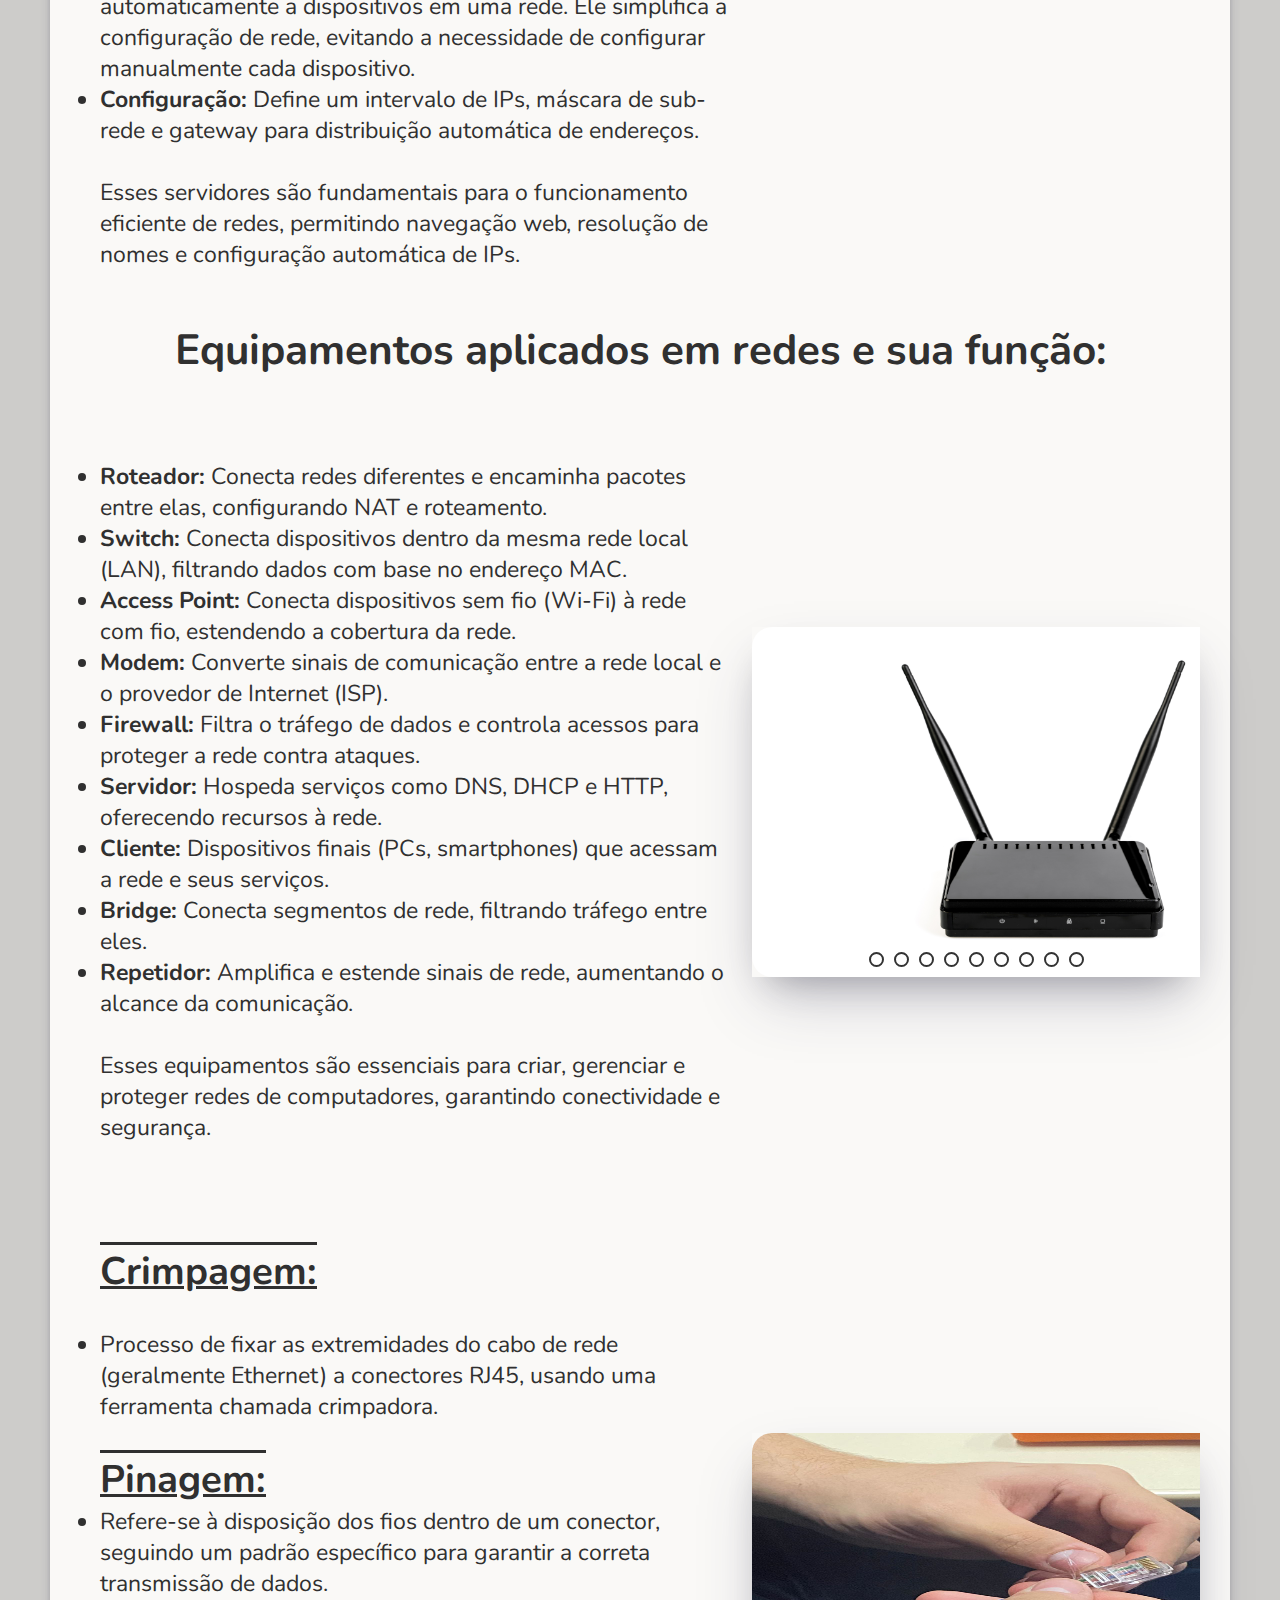
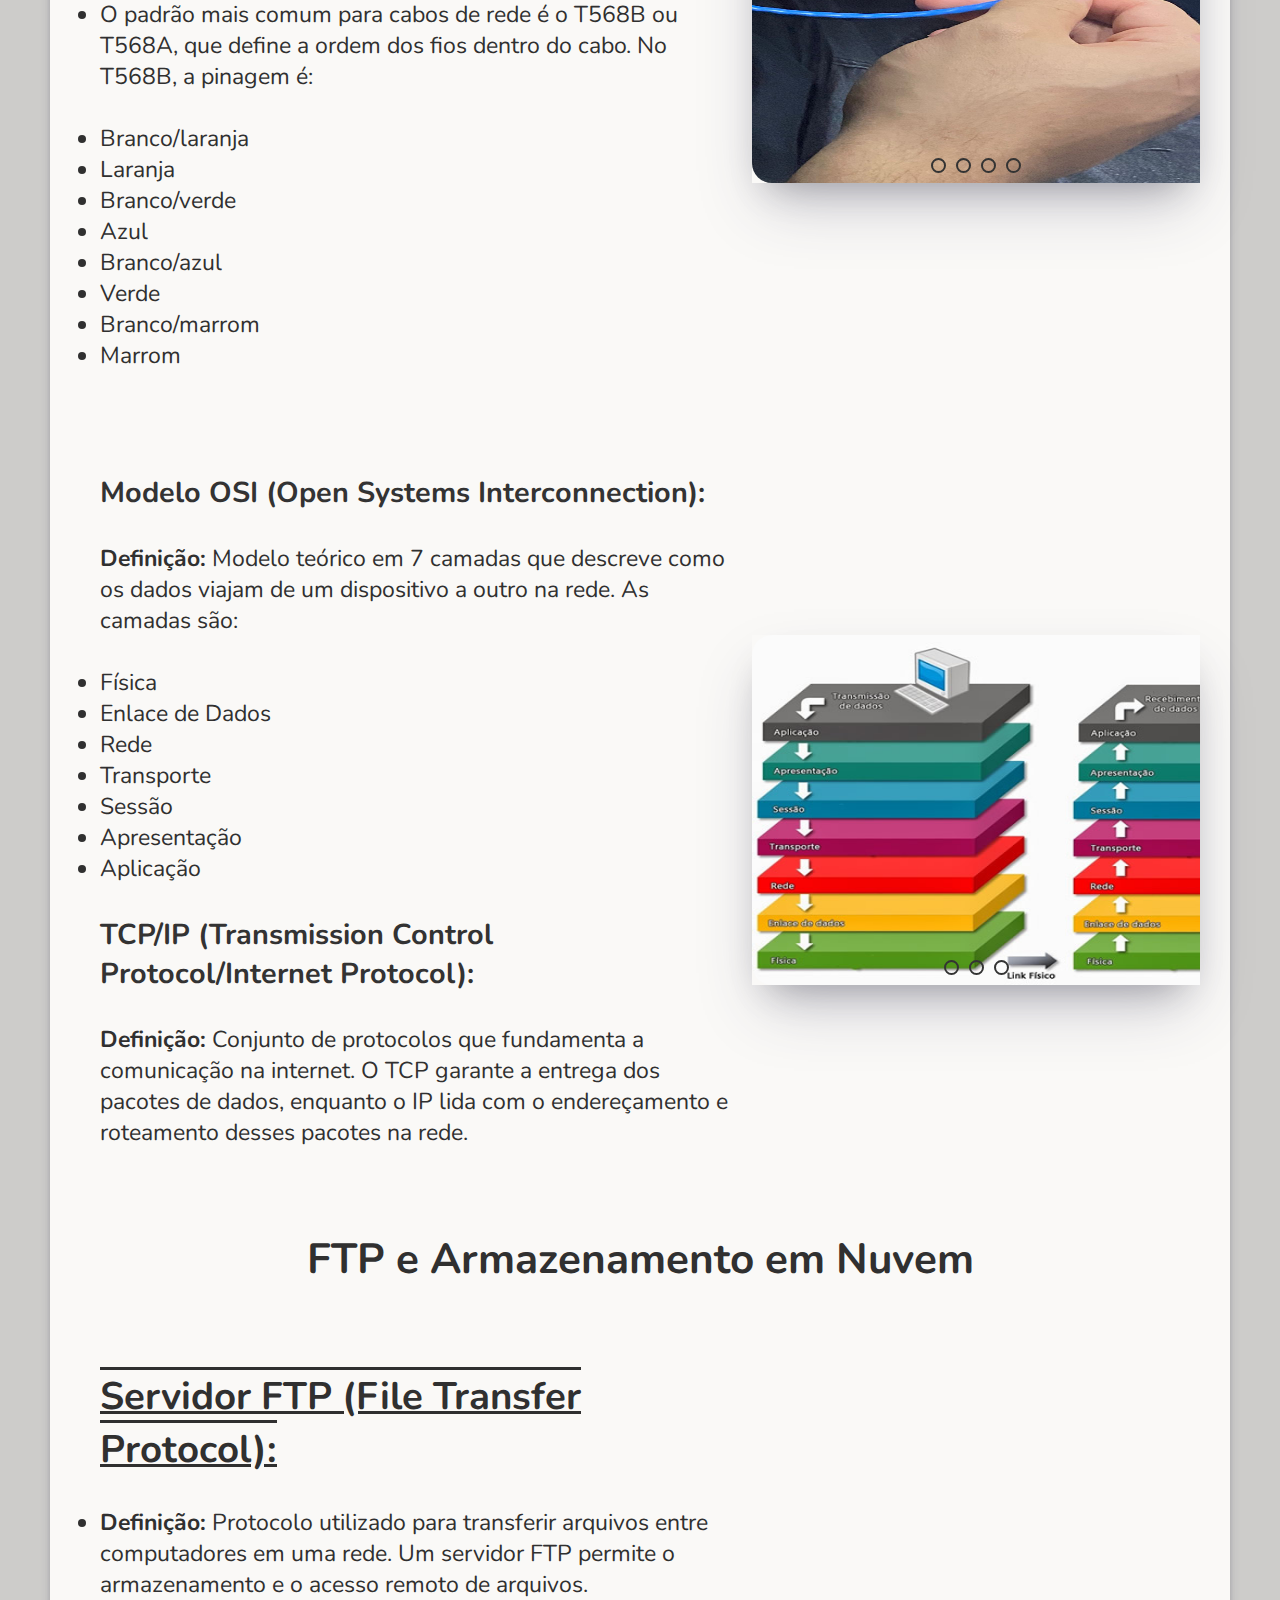
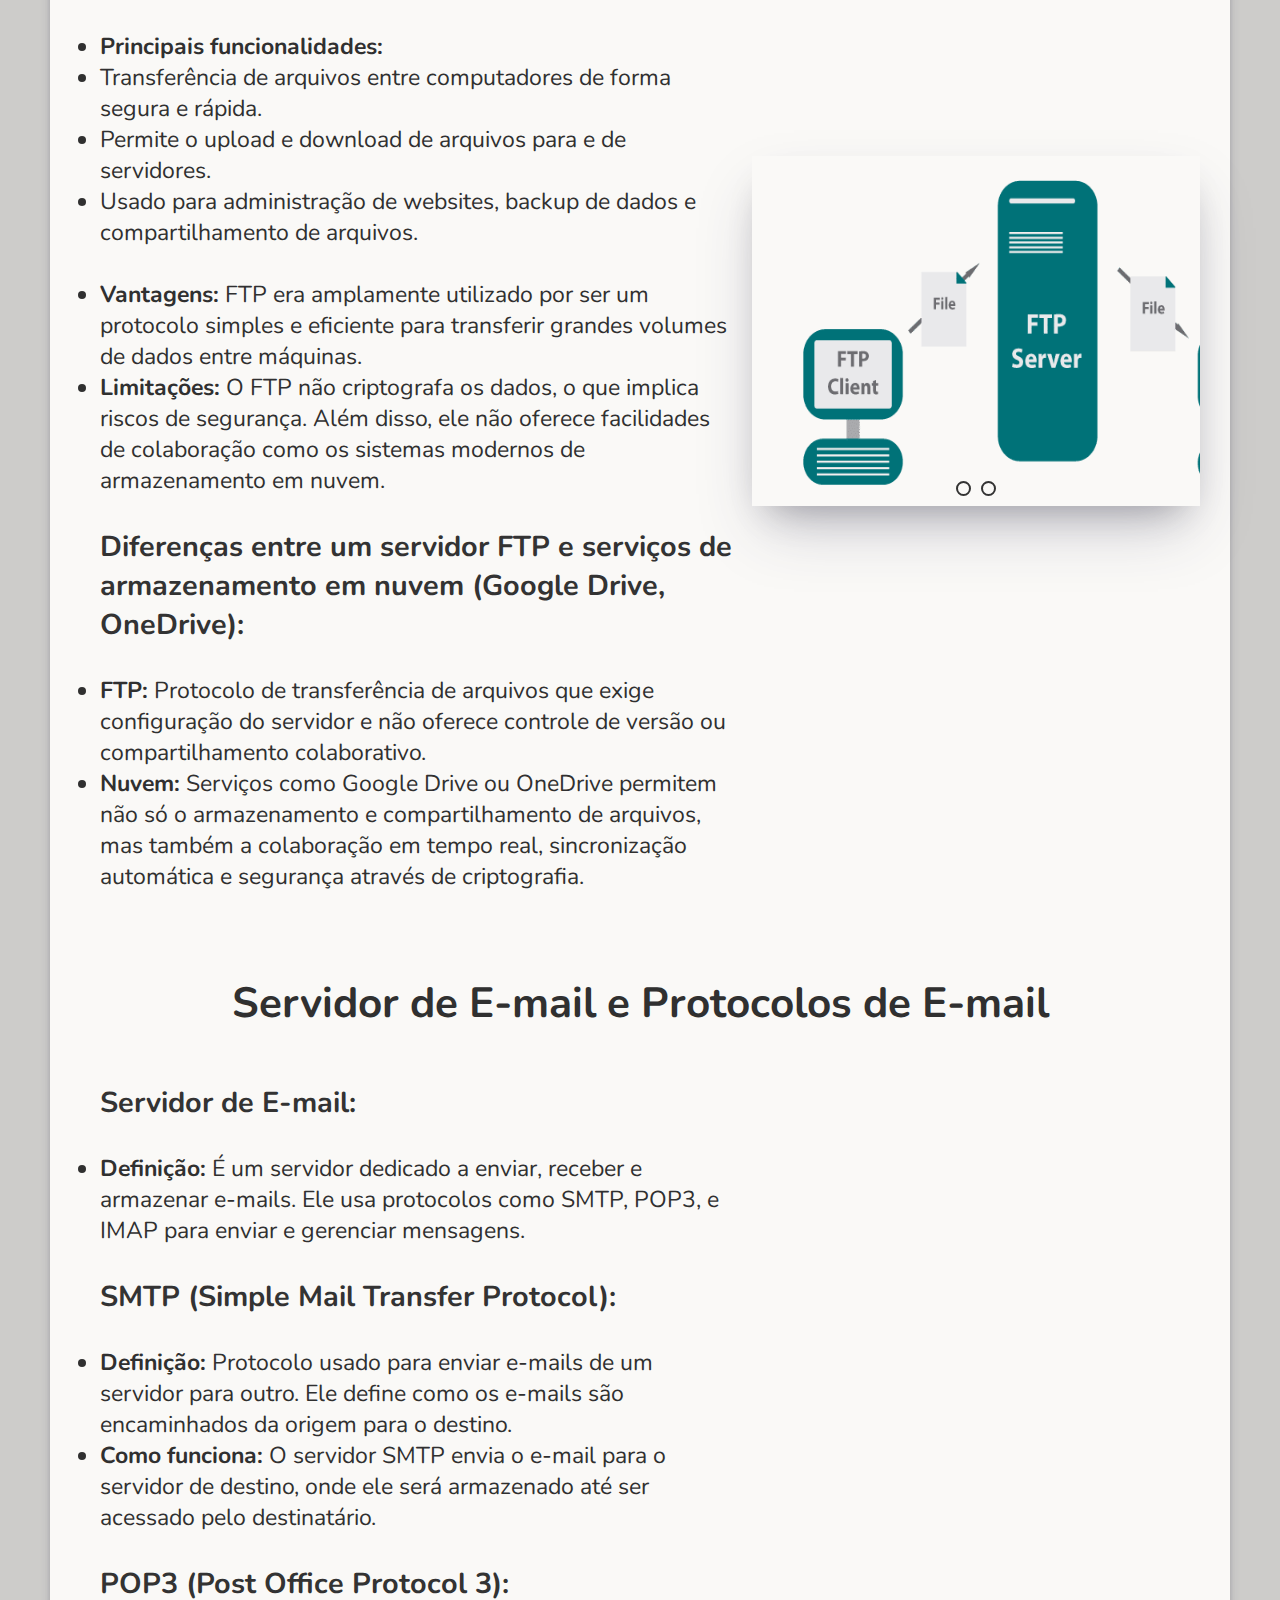
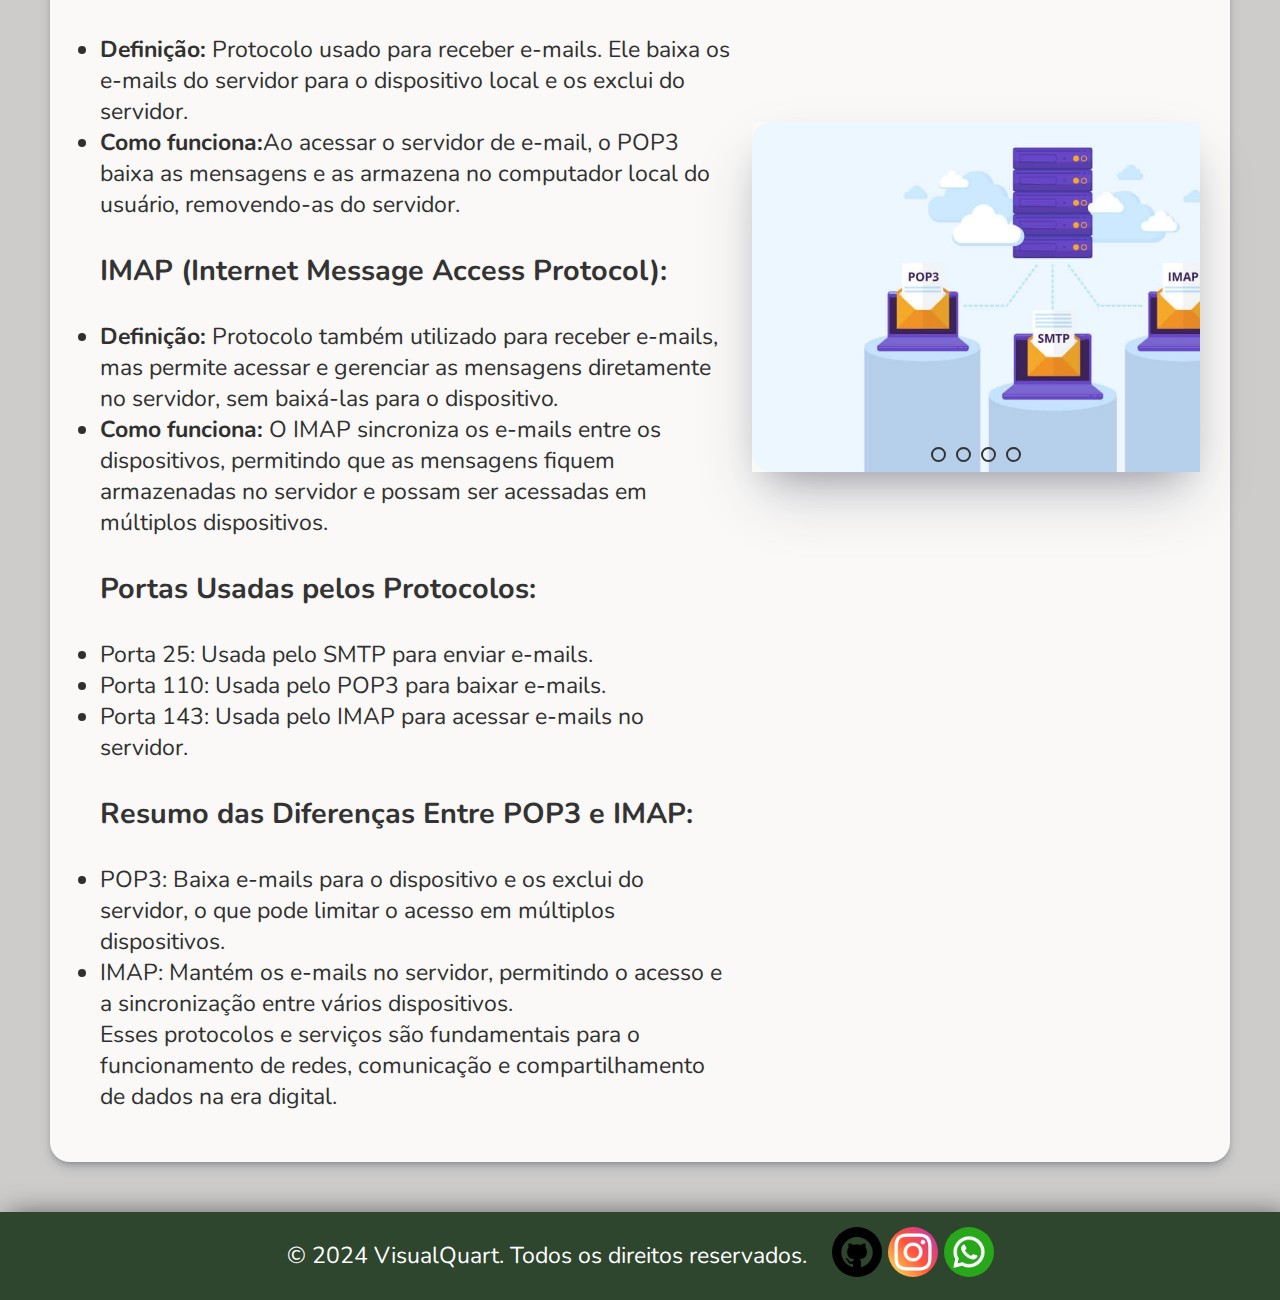
<file: assets/redes.html>
<!DOCTYPE html>
<html lang="pt-BR">

<head>
    <link rel="shortcut icon" href="/img/vqLOGOsemfundo.png" type="image/x-icon">
    <link rel="stylesheet" href="/css/redes.css">
    <script src="/scripts/redes.js" defer></script>
    <meta charset="UTF-8">
    <meta name="viewport" content="width=device-width, initial-scale=1.0">
    <title>VisualQuart</title>
</head>

<body>
    <header class="cabecalho">
        <div class="logo">
            <img src="/img/vqLOGO.png" alt="" width="180px">
        </div>
        <nav>
            <a href="/assets/index.html">Home</a>
            <a href="/assets/eletroeletronica.html">Eletroeletrônica</a>
            <a href="/assets/redes.html">Redes</a>
            <a href="/assets/bancodaos.html">BancoDados</a>
            <a href="/assets/algoritmos.html">Algoritmos</a>
            <a href="/assets/programacao.html">Programação</a>
        </nav>
    </header>

    <main class="principal">
        <div class="container">
            <h1>Servidor Web (cisco packet tracer)</h1>
            <br><br>
            <div class="conteudo">
                <div class="piece">
                    <h2>Elementos e Componentes:</h2>
                    <br>
                    <li>
                        <b>Servidor Web:</b> É o dispositivo que hospeda e disponibiliza páginas web (como HTML, CSS)
                        através do protocolo HTTP. No Cisco Packet Tracer, você pode adicionar um PC configurado como
                        servidor para simular um servidor web.
                    </li>
                    <li>
                        <b>Switch:</b> Conecta vários dispositivos dentro de uma rede local (LAN), permitindo
                        comunicação entre os dispositivos da rede interna.
                    </li>
                    <li>
                        <b>Roteador:</b> Conecta a rede interna à rede externa (como a Internet), permitindo comunicação
                        entre diferentes sub-redes.
                    </li>
                    <li>
                        <b>PCs/Dispositivos de Cliente:</b> Dispositivos que acessam o servidor web via navegador,
                        solicitando páginas e serviços fornecidos pelo servidor.
                    </li>
                    <li>
                        <b>Cabos de Rede:</b> Conectam todos os dispositivos na rede (usualmente cabos Ethernet ou
                        cabeamento direto).
                    </li>
                </div>
                <div class="piece-next">
                    <div class="carousel">
                        <input type="radio" name="radio-btn1" id="img1-1" checked>
                        <input type="radio" name="radio-btn1" id="img1-2">
                        <input type="radio" name="radio-btn1" id="img1-3">
                        <input type="radio" name="radio-btn1" id="img1-4">

                        <div class="slides">
                            <div class="slide">
                                <img src="/img/server.png" alt="Imagem 1">
                            </div>
                            <div class="slide">
                                <img src="/img/switch.png" alt="Imagem 2">
                            </div>
                            <div class="slide">
                                <img src="/img/pc.png" alt="Imagem 3">
                            </div>
                            <div class="slide">
                                <img src="/img/cabo.png" alt="Imagem 4">
                            </div>
                        </div>

                        <div class="navigation-manual">
                            <label for="img1-1" class="manual-btn"></label>
                            <label for="img1-2" class="manual-btn"></label>
                            <label for="img1-3" class="manual-btn"></label>
                            <label for="img1-4" class="manual-btn"></label>
                        </div>
                    </div>
                </div>
            </div>
            <br>
            <div class="conteudo">
                <div class="piece">
                    <h2>Configuração de Rede:</h2>
                    <br>
                    <h3>Conectar Dispositivos:</h3><br>
                    <li>
                        <b>1)</b> Coloque um servidor web (PC) e configure seu endereço IP.
                    </li>
                    <li>
                        <b>2)</b> Conecte o servidor a um switch usando um cabo de rede.
                    </li>
                    <li>
                        <b>3)</b> Conecte outros PCs clientes ao switch.
                    </li>
                    <li>
                        <b>4)</b> Adicione um roteador para permitir o acesso à Internet, se necessário.
                    </li>
                    <br>
                    <h3>Configuração de IP:</h3><br>
                    <li>
                        <b>1)</b> Atribua endereços IP estáticos aos dispositivos na rede interna (como os PCs e o
                        servidor web).
                    </li>
                    <li>
                        <b>2)</b> Configure a máscara de sub-rede e o gateway (geralmente o roteador) para permitir
                        comunicação entre as máquinas da rede.
                    </li><br>
                    <h3>Configuração do Servidor Web:</h3><br>
                    <li>
                        <b>1)</b> No servidor, ative o serviço HTTP (normalmente na aba de configuração de "Serviços" do
                        servidor) para permitir que ele envie e receba requisições HTTP.
                    </li>
                    <li>
                        <b>2)</b> Coloque um arquivo HTML simples no servidor para ser acessado pelos clientes.
                    </li>
                    <br>
                    <h3>Testar a Conexão:</h3>
                    <li>
                        <b>1)</b> Nos PCs clientes, abra um navegador e insira o endereço IP do servidor web para
                        verificar se a página é carregada corretamente.
                    </li><br>
                    <p>Essa configuração permite simular uma rede interna simples onde um servidor web oferece serviços
                        para PCs dentro de uma mesma rede local, podendo incluir acesso à Internet dependendo da
                        configuração do roteador.</p>
                </div>
                <div class="piece-next">
                    <div class="carousel">
                        <input type="radio" name="radio-btn2" id="img2-1" checked>
                        <input type="radio" name="radio-btn2" id="img2-2">
                        <input type="radio" name="radio-btn2" id="img2-3">
                        <input type="radio" name="radio-btn2" id="img2-4">

                        <div class="slides2">
                            <div class="slide">
                                <img src="/img/endereco_servidordhsp_ipfixo.png" alt="Imagem 1">
                            </div>
                            <div class="slide">
                                <img src="/img/redelocal02.png" alt="Imagem 2">
                            </div>
                            <div class="slide">
                                <img src="/img/server-pagina.png" alt="Imagem 3">
                            </div>
                            <div class="slide">
                                <img src="/img/pagina.png" alt="Imagem 4">
                            </div>
                        </div>

                        <div class="navigation-manual">
                            <label for="img2-1" class="manual-btn"></label>
                            <label for="img2-2" class="manual-btn"></label>
                            <label for="img2-3" class="manual-btn"></label>
                            <label for="img2-4" class="manual-btn"></label>
                        </div>
                    </div>
                </div>
            </div><br>
            <h1>Servidores: DNS, HTTP e DHCP</h1><br><br>
            <div class="conteudo">
                <div class="piece">
                    <h2>Servidor DNS(Domain Name System):</h2><br>
                    <li>
                        <b>Função:</b> Sistema que traduz nomes de domínio (ex: www.exemplo.com) em endereços IP (ex:
                        192.168.1.1). O DNS permite que usuários acessem sites pela URL, sem precisar lembrar dos
                        endereços IP.
                    </li>
                    <li>
                        <b>Configuração:</b> Atribui um nome de domínio a um IP no servidor, permitindo que clientes
                        acessem sites por nome.
                    </li><br>
                    <h2>Servidor HTTP (Hypertext Transfer Protocol):</h2><br>
                    <li>
                        <b>Função:</b> Protocolo de comunicação utilizado para transferir páginas web pela internet. Ele
                        define como as mensagens são formatadas e transmitidas entre servidores e navegadores.
                    </li>
                    <li>
                        <b>Configuração:</b> Ativa o serviço HTTP no servidor, armazena arquivos e responde às
                        requisições dos clientes.
                    </li><br>
                    <h2>Servidor DHCP (Dynamic Host Configuration Protocol):</h2><br>
                    <li>
                        <b>Função:</b> Protocolo responsável por atribuir endereços IP automaticamente a dispositivos em
                        uma rede. Ele simplifica a configuração de rede, evitando a necessidade de configurar
                        manualmente cada dispositivo.
                    </li>
                    <li>
                        <b>Configuração:</b> Define um intervalo de IPs, máscara de sub-rede e gateway para distribuição
                        automática de endereços.
                    </li><br>
                    <p>Esses servidores são fundamentais para o funcionamento eficiente de redes, permitindo navegação
                        web, resolução de nomes e configuração automática de IPs.
                    </p>
                </div>
                <div class="piece-next">
                    <div class="carousel">
                        <input type="radio" name="radio-btn3" id="img3-1" checked>
                        <input type="radio" name="radio-btn3" id="img3-2">
                        <input type="radio" name="radio-btn3" id="img3-3">
                        <div class="slides3">
                            <div class="slide">
                                <img src="/img/pagina.png" alt="Imagem 1">
                            </div>
                            <div class="slide">
                                <img src="/img/config.http.png" alt="Imagem 2">
                            </div>
                            <div class="slide">
                                <img src="/img/configuracao_serviceDHCP_40machines.png" alt="Imagem 3">
                            </div>
                        </div>

                        <div class="navigation-manual">
                            <label for="img3-1" class="manual-btn"></label>
                            <label for="img3-2" class="manual-btn"></label>
                            <label for="img3-3" class="manual-btn"></label>
                        </div>
                    </div>
                </div>
            </div><br>
            <h1>Equipamentos aplicados em redes e sua função:</h1><br><br>
            <div class="conteudo">
                <div class="piece">
                    <li>
                        <b>Roteador:</b> Conecta redes diferentes e encaminha pacotes entre elas, configurando NAT e
                        roteamento.
                    </li>
                    <li>
                        <b>Switch:</b> Conecta dispositivos dentro da mesma rede local (LAN), filtrando dados com base
                        no endereço MAC.
                    </li>
                    <li>
                        <b>Access Point:</b> Conecta dispositivos sem fio (Wi-Fi) à rede com fio, estendendo a cobertura
                        da rede.
                    </li>
                    <li>
                        <b>Modem:</b> Converte sinais de comunicação entre a rede local e o provedor de Internet (ISP).
                    </li>
                    <li>
                        <b>Firewall:</b> Filtra o tráfego de dados e controla acessos para proteger a rede contra
                        ataques.
                    </li>
                    <li>
                        <b>Servidor:</b> Hospeda serviços como DNS, DHCP e HTTP, oferecendo recursos à rede.
                    </li>
                    <li>
                        <b>Cliente:</b> Dispositivos finais (PCs, smartphones) que acessam a rede e seus serviços.
                    </li>
                    <li>
                        <b>Bridge:</b> Conecta segmentos de rede, filtrando tráfego entre eles.
                    </li>
                    <li>
                        <b>Repetidor:</b> Amplifica e estende sinais de rede, aumentando o alcance da comunicação.
                    </li><br>
                    <p>Esses equipamentos são essenciais para criar, gerenciar e proteger redes de computadores,
                        garantindo conectividade e segurança.</p>
                </div>
                <div class="piece-next">
                    <div class="carousel">
                        <input type="radio" name="radio-btn4" id="img4-1" checked>
                        <input type="radio" name="radio-btn4" id="img4-2">
                        <input type="radio" name="radio-btn4" id="img4-3">
                        <input type="radio" name="radio-btn4" id="img4-4">
                        <input type="radio" name="radio-btn4" id="img4-5">
                        <input type="radio" name="radio-btn4" id="img4-6">
                        <input type="radio" name="radio-btn4" id="img4-7">
                        <input type="radio" name="radio-btn4" id="img4-8">
                        <input type="radio" name="radio-btn4" id="img4-9">
                        <div class="slides4">
                            <div class="slide">
                                <img src="/img/roteadorF.jpg" alt="Imagem 1">
                            </div>
                            <div class="slide">
                                <img src="/img/switchF.jpg" alt="Imagem 2">
                            </div>
                            <div class="slide">
                                <img src="/img/acesspointF.png" alt="Imagem 3">
                            </div>
                            <div class="slide">
                                <img src="/img/modem.jpg" alt="Imagem 4">
                            </div>
                            <div class="slide">
                                <img src="/img/firewallF.jpeg" alt="Imagem 5">
                            </div>
                            <div class="slide">
                                <img src="/img/serverF.png" alt="Imagem 6">
                            </div>
                            <div class="slide">
                                <img src="/img/clienteF.jpeg" alt="Imagem 7">
                            </div>
                            <div class="slide">
                                <img src="/img/bridgeF.jpg" alt="Imagem 8">
                            </div>
                            <div class="slide">
                                <img src="/img/repetidor.jpg" alt="Imagem 9">
                            </div>
                        </div>

                        <div class="navigation-manual">
                            <label for="img4-1" class="manual-btn"></label>
                            <label for="img4-2" class="manual-btn"></label>
                            <label for="img4-3" class="manual-btn"></label>
                            <label for="img4-4" class="manual-btn"></label>
                            <label for="img4-5" class="manual-btn"></label>
                            <label for="img4-6" class="manual-btn"></label>
                            <label for="img4-7" class="manual-btn"></label>
                            <label for="img4-8" class="manual-btn"></label>
                            <label for="img4-9" class="manual-btn"></label>
                        </div>
                    </div>
                </div>
            </div><br><br>
            <div class="conteudo">
                <div class="piece">
                    <h2>Crimpagem:</h2><br>
                    <li>
                        Processo de fixar as extremidades do cabo de rede (geralmente Ethernet) a conectores RJ45,
                        usando uma ferramenta chamada crimpadora.
                    </li><br>
                    <h2>Pinagem:</h2>
                    <li>
                        Refere-se à disposição dos fios dentro de um conector, seguindo um padrão específico para
                        garantir a correta transmissão de dados.
                    </li>
                    <li>
                        O padrão mais comum para cabos de rede é o T568B ou T568A, que define a ordem dos fios dentro do
                        cabo. No T568B, a pinagem é:
                    </li><br>
                    <li>Branco/laranja</li>
                    <li>Laranja</li>
                    <li>Branco/verde</li>
                    <li>Azul</li>
                    <li>Branco/azul</li>
                    <li>Verde</li>
                    <li>Branco/marrom</li>
                    <li>Marrom</li>

                </div>
                <div class="piece-next">
                    <div class="carousel">
                        <input type="radio" name="radio-btn5" id="img5-1" checked>
                        <input type="radio" name="radio-btn5" id="img5-2">
                        <input type="radio" name="radio-btn5" id="img5-3">
                        <input type="radio" name="radio-btn5" id="img5-4">
                        <div class="slides5">
                            <div class="slide">
                                <img src="/img/clipagem.jpeg" alt="Imagem 1">
                            </div>
                            <div class="slide">
                                <img src="/img/caborede.png" alt="Imagem 2">
                            </div>
                            <div class="slide">
                                <img src="/img/caboredeF.jpg" alt="Imagem 3">
                            </div>
                            <div class="slide">
                                <img src="/img/cripador.jpeg" alt="Imagem 4">
                            </div>
                        </div>

                        <div class="navigation-manual">
                            <label for="img5-1" class="manual-btn"></label>
                            <label for="img5-2" class="manual-btn"></label>
                            <label for="img5-3" class="manual-btn"></label>
                            <label for="img5-4" class="manual-btn"></label>
                        </div>
                    </div>
                </div>
            </div><br><br>
            <div class="conteudo">
                <div class="piece">
                    <h3>Modelo OSI (Open Systems Interconnection):</h3><br>
                    <p><b>Definição:</b> Modelo teórico em 7 camadas que descreve como os dados viajam de um dispositivo
                        a outro na rede. As camadas são:</p><br>
                    <li>Física</li>
                    <li>Enlace de Dados</li>
                    <li>Rede</li>
                    <li>Transporte</li>
                    <li>Sessão</li>
                    <li>Apresentação</li>
                    <li>Aplicação</li><br>
                    <h3>TCP/IP (Transmission Control Protocol/Internet Protocol):</h3><br>
                    <p><b>Definição:</b> Conjunto de protocolos que fundamenta a comunicação na internet. O TCP garante
                        a entrega dos pacotes de dados, enquanto o IP lida com o endereçamento e roteamento desses
                        pacotes na rede.</p>
                </div>
                <div class="piece-next">
                    <div class="carousel">
                        <input type="radio" name="radio-btn6" id="img6-1" checked>
                        <input type="radio" name="radio-btn6" id="img6-2">
                        <input type="radio" name="radio-btn6" id="img6-3">
                        <div class="slides6">
                            <div class="slide">
                                <img src="/img/osi.jpg" alt="Imagem 1">
                            </div>
                            <div class="slide">
                                <img src="/img/tcp-ip.png" alt="Imagem 2">
                            </div>
                            <div class="slide">
                                <img src="/img/model.png" alt="Imagem 3">
                            </div>
                        </div>

                        <div class="navigation-manual">
                            <label for="img6-1" class="manual-btn"></label>
                            <label for="img6-2" class="manual-btn"></label>
                            <label for="img6-3" class="manual-btn"></label>
                        </div>
                    </div>
                </div>
            </div><br><br>
            <h1>FTP e Armazenamento em Nuvem</h1><br><br>
            <div class="conteudo">
                <div class="piece">
                    <h2>Servidor FTP (File Transfer Protocol):</h2><br>
                    <li><b>Definição:</b> Protocolo utilizado para transferir arquivos entre computadores em uma rede.
                        Um servidor FTP permite o armazenamento e o acesso remoto de arquivos.</li><br>
                    <li><b>Principais funcionalidades:</b></li>
                    <li>Transferência de arquivos entre computadores de forma segura e rápida.</li>
                    <li>Permite o upload e download de arquivos para e de servidores.</li>
                    <li>Usado para administração de websites, backup de dados e compartilhamento de arquivos.</li>
                    <br>
                    <li><b>Vantagens:</b> FTP era amplamente utilizado por ser um protocolo simples e eficiente para transferir grandes volumes de dados entre máquinas.</li>
                    <li><b>Limitações:</b> O FTP não criptografa os dados, o que implica riscos de segurança. Além disso, ele não oferece facilidades de colaboração como os sistemas modernos de armazenamento em nuvem.</li><br>
                    <h3>Diferenças entre um servidor FTP e serviços de armazenamento em nuvem (Google Drive, OneDrive):</h3><br>
                    <li><b>FTP:</b> Protocolo de transferência de arquivos que exige configuração do servidor e não oferece controle de versão ou compartilhamento colaborativo.</li>
                    <li><b>Nuvem:</b> Serviços como Google Drive ou OneDrive permitem não só o armazenamento e compartilhamento de arquivos, mas também a colaboração em tempo real, sincronização automática e segurança através de criptografia.</li>
                </div>
                <div class="piece-next">
                    <div class="carousel">
                        <input type="radio" name="radio-btn7" id="img7-1" checked>
                        <input type="radio" name="radio-btn7" id="img7-2">
                        <div class="slides7">
                            <div class="slide">
                                <img src="/img/ftp.png" alt="Imagem 1">
                            </div>
                            <div class="slide">
                                <img src="/img/nuvem.jpg" alt="Imagem 2">
                            </div>
                        </div>
    
                        <div class="navigation-manual">
                            <label for="img7-1" class="manual-btn"></label>
                            <label for="img7-2" class="manual-btn"></label>
                        </div>
                    </div>
                </div>
            </div><br><br>
            <h1>Servidor de E-mail e Protocolos de E-mail</h1><br>
            <div class="conteudo">
                <div class="piece">
                    <h3>Servidor de E-mail:</h3><br>
                    <li><b>Definição:</b> É um servidor dedicado a enviar, receber e armazenar e-mails. Ele usa protocolos como SMTP, POP3, e IMAP para enviar e gerenciar mensagens.</li><br>
                    <h3>SMTP (Simple Mail Transfer Protocol):</h3><br>
                    <li><b>Definição:</b> Protocolo usado para enviar e-mails de um servidor para outro. Ele define como os e-mails são encaminhados da origem para o destino.</li>
                    <li><b>Como funciona:</b> O servidor SMTP envia o e-mail para o servidor de destino, onde ele será armazenado até ser acessado pelo destinatário.</li><br>
                    <h3>POP3 (Post Office Protocol 3):</h3><br>
                    <li><b>Definição:</b> Protocolo usado para receber e-mails. Ele baixa os e-mails do servidor para o dispositivo local e os exclui do servidor.</li>
                    <li><b>Como funciona:</b>Ao acessar o servidor de e-mail, o POP3 baixa as mensagens e as armazena no computador local do usuário, removendo-as do servidor.</li><br>
                    <h3>IMAP (Internet Message Access Protocol):</h3><br>
                    <li><b>Definição:</b> Protocolo também utilizado para receber e-mails, mas permite acessar e gerenciar as mensagens diretamente no servidor, sem baixá-las para o dispositivo.</li>
                    <li><b>Como funciona:</b> O IMAP sincroniza os e-mails entre os dispositivos, permitindo que as mensagens fiquem armazenadas no servidor e possam ser acessadas em múltiplos dispositivos.</li><br>
                    <h3>Portas Usadas pelos Protocolos:</h3><br>
                    <li>Porta 25: Usada pelo SMTP para enviar e-mails.</li>
                    <li>Porta 110: Usada pelo POP3 para baixar e-mails.</li>
                    <li>Porta 143: Usada pelo IMAP para acessar e-mails no servidor.</li><br>
                    <h3>Resumo das Diferenças Entre POP3 e IMAP:</h3><br>
                    <li>POP3: Baixa e-mails para o dispositivo e os exclui do servidor, o que pode limitar o acesso em múltiplos dispositivos.</li>
                    <li>IMAP: Mantém os e-mails no servidor, permitindo o acesso e a sincronização entre vários dispositivos.</li>
                    <p>Esses protocolos e serviços são fundamentais para o funcionamento de redes, comunicação e compartilhamento de dados na era digital.</p>
                </div>
                <div class="piece-next">
                    <div class="carousel">
                        <input type="radio" name="radio-btn8" id="img8-1" checked>
                        <input type="radio" name="radio-btn8" id="img8-2">
                        <input type="radio" name="radio-btn8" id="img8-3">
                        <input type="radio" name="radio-btn8" id="img8-4">
                        <div class="slides8">
                            <div class="slide">
                                <img src="/img/postas.png" alt="Imagem 1">
                            </div>
                            <div class="slide">
                                <img src="/img/smtp.png" alt="Imagem 2">
                            </div>
                            <div class="slide">
                                <img src="/img/p9op3.png" alt="Imagem 3">
                            </div>
                            <div class="slide">
                                <img src="/img/imap.png" alt="Imagem 4">
                            </div>
                        </div>
    
                        <div class="navigation-manual">
                            <label for="img8-1" class="manual-btn"></label>
                            <label for="img8-2" class="manual-btn"></label>
                            <label for="img8-3" class="manual-btn"></label>
                            <label for="img8-4" class="manual-btn"></label>
                        </div>
                    </div>
                </div>
        </div>
    </main>

    <footer class="rodape">
        <p>&copy; 2024 VisualQuart. Todos os direitos reservados.</p>
        <nav>
            <a href="https://github.com/joaovitinho183" target="_blank"><img src="/img/github_3291695.png" alt=""
                    width="50px"></a>
            <a href="https://www.instagram.com/ojoaovitor08/?next=%2Fojoaovitor183%2F" target="_blank"><img
                    src="/img/instagram_2111463.png" alt="" width="50px"></a>
            <a href="https://wa.link/ll8kyu" target="_blank"><img src="/img/whatsapp_3536445.png" alt=""
                    width="50px"></a>
        </nav>
    </footer>


</body>

</html>
</file>
<file: css/index.css>
@import url('https://fonts.googleapis.com/css2?family=Nunito:ital,wght@0,200..1000;1,200..1000&display=swap');

* {
    margin: 0;
    padding: 0;
    box-sizing: border-box;
    font-size: 1.2rem;
    font-family: "Nunito", sans-serif;
    color: white;
}

body {
    background-color: rgb(205, 204, 202);
}

.logo {
    display: flex;
    justify-content: start;
}


.cabecalho {
    background-color: rgb(46, 69, 46);
    padding: 36px 24px;
    display: flex;
    justify-content: space-between;
    z-index: 1;
    box-shadow: 0px 3px 15px 4px rgba(0, 0, 0, 0.75);

}

.cabecalho>nav>a {
    text-decoration: none;
}

.cabecalho>nav {
    display: flex;
    justify-content: end;
    align-items: center;
    flex-wrap: wrap;
    gap: 45px;
}

.principal {
    height: auto;
}

.container {
    background-color: rgb(250, 249, 247);
    height: auto;
    margin: 50px;
    padding: 30px;
    border-radius: 20px;
    box-shadow: rgba(50, 50, 93, 0.25) 0px 6px 12px -2px, rgba(0, 0, 0, 0.3) 0px 3px 7px -3px;
}

h1 {
    color: rgb(48, 48, 48);
    text-align: center;
    font-size: 2.2rem;
}

.conteudo {
    display: flex;
    flex-direction: row;
    justify-content: space-between;
}

.piece {
    padding: 20px;
    width: 60%;
    border-radius: 20px;
    box-shadow: rgba(50, 50, 93, 0.25) 0px 6px 12px -2px, rgba(0, 0, 0, 0.3) 0px 3px 7px -3px;
}

.piece>h2 {
    color: rgb(48, 48, 48);
    font-size: 2rem;
}

.piece>p {
    color: rgb(48, 48, 48);
}

.piece2 {
    display: flex;
    justify-content: center;
    align-items: center;
    width: 40%;
}

.slider {
    margin: 0 auto;
    width: 500px;
    height: 250px;
    overflow: hidden;
    position: relative;
    background-color: rgb(250, 249, 247);

}


.slides {
    width: 100%;
    height: 250px;
    display: flex;
    transition: all 0.3s ease-in-out;
}

.slide {
    width: 100%;
    position: relative;
    flex-shrink: 0;
}

.slide img {
    border-radius: 20px;
    width: 500px;
    height: 100%;
    box-shadow: none;
}

input[type="radio"] {
    display: none;
}

#img1-1:checked~.slides {
    margin-left: 0;
}

#img1-2:checked~.slides {
    margin-left: -100%;
}

#img1-3:checked~.slides {
    margin-left: -200%;
}

#img1-4:checked~.slides {
    margin-left: -300%;
}

#img1-5:checked~.slides {
    margin-left: -400%
}

.piece3 {
    display: flex;
    justify-content: center;
    align-items: center;
    width: 100%;
}

.slider2 {
    margin: 0 auto;
    width: 80%;
    height: 380px;
    box-shadow: rgba(50, 50, 93, 0.25) 0px 30px 60px -12px, rgba(0, 0, 0, 0.3) 0px 18px 36px -18px;
    border-radius: 20px;
    padding: 30px;
    overflow: hidden;
    position: relative;
}

.slides2 {
    width: 100%;
    display: flex;
    transition: all 0.3s ease-in-out;

}

.slide2 {
    position: relative;
    width: 120%;
    flex-shrink: 0;
    padding-right: 20%;
}

.slide2 h2 {
    color: rgb(48, 48, 48);
    font-size: 2rem;
    text-decoration: underline overline;
    
}

.slide2 li,
b {
    color: rgb(48, 48, 48);
}

#img2-1:checked~.slides2 {
    margin-left: 0;
}

#img2-2:checked~.slides2 {
    margin-left: -120%;
}

#img2-3:checked~.slides2 {
    margin-left: -240%;
}

#img2-4:checked~.slides2 {
    margin-left: -360%;
}

#img2-5:checked~.slides2 {
    margin-left: -480%;
}

.navigation-manual {
    position: absolute;
    width: 100%;
    bottom: 25px;
    display: flex;
    justify-content: center;
    gap: 10px;
}

.manual-btn {
    width: 15px;
    height: 15px;
    border: 1.5px solid #333;
    border-radius: 50%;
    cursor: pointer;
    transition: 0.6s;
}

.manual-btn:hover {
    background-color: #333;
}

.piece4 {
    display: flex;
    justify-content: center;
}

.mapa {
    align-items: center;
    width: 900px;
    height: 350px;
    border-radius: 20px;
    box-shadow: rgba(50, 50, 93, 0.25) 0px 6px 12px -2px, rgba(0, 0, 0, 0.3) 0px 3px 7px -3px;
}


.rodape {
    display: flex;
    justify-content: center;
    gap: 25px;
    align-items: center;
    background-color: #2e452e;
    padding: 15px;
    z-index: 1;
    box-shadow: 8px 6px 30px 0px rgba(0, 0, 0, 0.75);
}

.rodape>nav>a>img {
    border-radius: 30px;
}

::-webkit-scrollbar {
    text-decoration: none;
    width: 8px;
    background-color: transparent;
}

::-webkit-scrollbar-thumb {
    background-color: rgb(46, 69, 46);

}

* {
    margin: 0;
    padding: 0;
    box-sizing: border-box;
}

@media (max-width: 768px) {
    .cabecalho {
        flex-direction: column;
        align-items: center;
        padding: 20px;
    }

    .cabecalho > nav {
        flex-direction: column;
        gap: 15px;
        align-items: center;
    }

    .container {
        margin: 20px;
        padding: 20px;
    }

    h1 {
        font-size: 1.8rem;
    }

    .conteudo {
        flex-direction: column;
        align-items: center;
    }

    .piece {
        width: 100%;
        margin-bottom: 20px;
    }

    .piece2, .piece3 {
        width: 100%;
    }

    .slider, .slider2 {
        width: 100%;
    }

    .mapa {
        width: 100%;
        height: 250px;
    }

    .rodape {
        flex-direction: column;
        gap: 10px;
    }
}

@media (max-width: 480px) {
    .cabecalho {
        padding: 15px;
    }

    .container {
        margin: 10px;
        padding: 15px;
    }

    h1 {
        font-size: 1.5rem;
    }

    .piece > h2 {
        font-size: 1.5rem;
    }

    .piece2, .piece3 {
        width: 100%;
    }

    .slider, .slider2 {
        height: 200px;
    }

    .slide img {
        width: 100%;
        height: auto;
    }

    .slide2 h2 {
        font-size: 1.5rem;
    }

    .rodape {
        flex-direction: column;
        align-items: center;
    }
}
</file>
<file: css/algoritmos.css>
@import url('https://fonts.googleapis.com/css2?family=Nunito:ital,wght@0,200..1000;1,200..1000&display=swap');

* {
    margin: 0;
    padding: 0;
    box-sizing: border-box;
    font-size: 1.2rem;
    font-family: "Nunito", sans-serif;
    color: white;
    overflow-x: hidden;
}

body{
    background-color: rgb(205,204,202);

}

.logo {
    display: flex;
    justify-content: start;
}


.cabecalho {
    background-color: rgb(46, 69, 46);
    padding: 36px 24px;
    display: flex;
    justify-content: space-between;
    z-index: 1;
    box-shadow: 0px 3px 15px 4px rgba(0,0,0,0.75);

}

.cabecalho>nav>a {
    text-decoration: none;
}

.cabecalho>nav {
    display: flex;
    justify-content: end;
    align-items: center;
    gap: 45px;
}


.principal {
    height: auto; 
}

.container{
    background-color: rgb(250,249,247);
    height: auto;
    margin: 50px;
    padding: 30px;
    border-radius: 20px;
    box-shadow: rgba(50, 50, 93, 0.25) 0px 6px 12px -2px, rgba(0, 0, 0, 0.3) 0px 3px 7px -3px;
}


h1 {
    color: rgb(48, 48, 48);
    text-align: center;
    font-size: 2.2rem;
}

.conteudo {
    display: flex;
    flex-direction: row;
    justify-content: space-between;
}


.piece {
    padding: 20px;
    width: 60%;
}

.piece h2 {
    color: rgb(48, 48, 48);
    font-size: 2rem;
    text-decoration: underline overline;
}

.piece h3 {
    color: #333;
    font-size: 1.5rem;
}

.piece p {
    color: rgb(48, 48, 48);
}

.piece li,
b {
    color: rgb(48, 48, 48);
}

.piece .linkLucid {
    color: rgb(48, 48, 48);
    font-size: 1.5rem;
    display: flex;
    text-align: center;
    justify-content: center;
}

.piece:hover {
    border-radius: 20px;
    box-shadow: rgba(50, 50, 93, 0.25) 0px 6px 12px -2px, rgba(0, 0, 0, 0.3) 0px 3px 7px -3px;
    transition-duration: 1s;
}

.piece-next {
    display: flex;
    justify-content: center;
    align-items: center;
    width: 40%;
}


.carousel {
    margin: 0 auto;
    width: 600px;
    height: 350px;
    overflow: hidden;
    position: relative;
    box-shadow: rgba(50, 50, 93, 0.25) 0px 30px 60px -12px, rgba(0, 0, 0, 0.3) 0px 18px 36px -18px;
}

.slides {
    width: 220%;
    height: 350px;
    display: flex;
    transition: all 0.3s ease-in-out;
    background-color: rgb(250, 249, 247);
}

.slide {
    width: 95%;
    position: relative;
    flex-shrink: 0;
    
}

.slide img {
    border-radius: 20px;
    width: 100%;
    height: 100%;
    box-shadow: none;
}

.rodape {
    display: flex;
    justify-content: center;
    gap: 25px;
    align-items: center;
    background-color: #2e452e;
    padding: 15px;
    z-index: 1;
    box-shadow: 8px 6px 30px 0px rgba(0,0,0,0.75);
}

.rodape>nav>a>img {
    border-radius: 30px;
}

::-webkit-scrollbar{
    text-decoration: none;
    width: 8px;
    background-color: transparent;
}

::-webkit-scrollbar-thumb{
    background-color: rgb(46, 69, 46);
    
}

.container {
    margin: 50px;
    padding: 30px;
}

@media (max-width: 768px) {
    .cabecalho {
        flex-direction: column;
        align-items: center;
    }

    .cabecalho > nav {
        flex-direction: column;
        gap: 20px;
    }

    .conteudo {
        flex-direction: column;
        align-items: center;
    }

    .piece {
        width: 100%;
        padding: 10px;
    }

    .piece-next {
        width: 100%;
    }

    .container {
        margin: 20px;
        padding: 20px;
    }

    .slide img {
        width: 100%; 
        height: auto; 
    }
}

@media (max-width: 480px) {
    h1 {
        font-size: 1.8rem;
    }

    .piece h2 {
        font-size: 1.5rem;
    }

    .piece h3 {
        font-size: 1.2rem;
    }

    .piece p, .piece li {
        font-size: 1rem;
    }

    .rodape {
        flex-direction: column;
        gap: 10px;
    }

    .rodape > nav > a > img {
        width: 40px; 
    }
}
</file>
<file: css/bd.css>
@import url('https://fonts.googleapis.com/css2?family=Nunito:ital,wght@0,200..1000;1,200..1000&display=swap');

* {
    margin: 0;
    padding: 0;
    box-sizing: border-box;
    font-size: 1.2rem;
    font-family: "Nunito", sans-serif;
    color: white;
}

body {
    background-color: rgb(205, 204, 202);

}

.logo {
    display: flex;
    justify-content: start;
}


.cabecalho {
    background-color: rgb(46, 69, 46);
    padding: 36px 24px;
    display: flex;
    justify-content: space-between;
    z-index: 1;
    box-shadow: 0px 3px 15px 4px rgba(0, 0, 0, 0.75);

}

.cabecalho>nav>a {
    text-decoration: none;
}

.cabecalho>nav {
    display: flex;
    justify-content: end;
    align-items: center;
    gap: 45px;
}


.principal {
    height: auto;
}

.container {
    background-color: rgb(250, 249, 247);
    height: auto;
    margin: 50px;
    padding: 30px;
    border-radius: 20px;
    box-shadow: rgba(50, 50, 93, 0.25) 0px 6px 12px -2px, rgba(0, 0, 0, 0.3) 0px 3px 7px -3px;
}


h1 {
    color: rgb(48, 48, 48);
    text-align: center;
    font-size: 2.2rem;
}

.conteudo {
    display: flex;
    flex-direction: row;
    justify-content: space-between;
}


.piece {
    padding: 20px;
    width: 60%;
}

.piece h2 {
    color: rgb(48, 48, 48);
    font-size: 2rem;
    text-decoration: underline overline;
}

.piece h3 {
    color: #333;
    font-size: 1.5rem;
}

.piece p {
    color: rgb(48, 48, 48);
}

.piece li,
b {
    color: rgb(48, 48, 48);
}

.piece:hover {
    border-radius: 20px;
    box-shadow: rgba(50, 50, 93, 0.25) 0px 6px 12px -2px, rgba(0, 0, 0, 0.3) 0px 3px 7px -3px;
    transition-duration: 1s;
}

.piece-next {
    display: flex;
    justify-content: center;
    align-items: center;
    width: 40%;
}

.piece3 {
    display: flex;
    flex-direction: column;
    justify-content: center;
    align-items: center;
    width: 100%;
}

.piece3 h2 {
    color: rgb(48, 48, 48);
    font-size: 2rem;
    text-decoration:  overline;
}

.piece3 img {
    border-radius: 20px;
    width: 60%;
    height: 50%;
    box-shadow: rgba(50, 50, 93, 0.25) 0px 6px 12px -2px, rgba(0, 0, 0, 0.3) 0px 3px 7px -3px;

}

.carousel {
    margin: 0 auto;
    width: 600px;
    height: 350px;
    overflow: hidden;
    position: relative;
    box-shadow: rgba(50, 50, 93, 0.25) 0px 30px 60px -12px, rgba(0, 0, 0, 0.3) 0px 18px 36px -18px;
}

.slides {
    width: 220%;
    height: 350px;
    display: flex;
    transition: all 0.3s ease-in-out;
    background-color: rgb(250, 249, 247);
}

.slides2 {
    width: 220%;
    height: 350px;
    display: flex;
    transition: all 0.3s ease-in-out;
    background-color: rgb(250, 249, 247);
}

.slide {
    width: 50%;
    position: relative;
    flex-shrink: 0;
}

.slide img {
    border-radius: 20px;
    width: 600px;
    height: 100%;
    box-shadow: none;
}

input[type="radio"] {
    display: none;
}

#img1-1:checked~.slides {
    margin-left: 0;
}

#img1-2:checked~.slides {
    margin-left: -110%;
}

#img2-1:checked~.slides2 {
    margin-left: 0;
}

#img2-2:checked~.slides2 {
    margin-left: -110%;
}

.navigation-manual {
    position: absolute;
    width: 100%;
    bottom: 10px;
    display: flex;
    justify-content: center;
    gap: 10px;
}

.manual-btn {
    width: 15px;
    height: 15px;
    border: 2px solid #333;
    border-radius: 50%;
    cursor: pointer;
    transition: 0.3s;
}

.manual-btn:hover {
    background-color: #333;
}

.rodape {
    display: flex;
    justify-content: center;
    gap: 25px;
    align-items: center;
    background-color: #2e452e;
    padding: 15px;
    z-index: 1;
    box-shadow: 8px 6px 30px 0px rgba(0, 0, 0, 0.75);
}

.rodape>nav>a>img {
    border-radius: 30px;
}

::-webkit-scrollbar {
    text-decoration: none;
    width: 8px;
    background-color: transparent;
}

::-webkit-scrollbar-thumb {
    background-color: rgb(46, 69, 46);

}


@media (max-width: 768px) {
    * {
        margin: 0;
        padding: 0;
        box-sizing: border-box;
        font-size: 1rem
    }
    .cabecalho {
        flex-direction: column;
        align-items: center;
        padding: 20px;
    }

    .cabecalho > nav {
        flex-direction: column;
        gap: 15px;
        align-items: center;
    }

    .container {
        margin: 20px;
        padding: 20px;
    }

    h1 {
        font-size: 1.8rem;
    }

    .conteudo {
        flex-direction: column;
        align-items: center;
    }

    .piece {
        width: 100%;
        margin-bottom: 20px;
    }

    .piece-next {
        width: 100%;
    }

    .carousel {
        width: 100%;
    }

    .mapa {
        width: 100%;
        height: 250px;
    }

    .rodape {
        flex-direction: column;
        gap: 10px;
    }
}

@media (max-width: 480px) {
    * {
        margin: 0;
        padding: 0;
        box-sizing: border-box;
        font-size: 0.8rem
    }
    
    .cabecalho {
        padding: 15px;
    }

    .container {
        margin: 10px;
        padding: 15px;
    }

    h1 {
        font-size: 1.5rem;
    }

    .piece > h2 {
        font-size: 1.5rem;
    }

    .piece2, .piece3 {
        width: 100%;
    }

    .slider, .slider2 {
        height: 200px;
    }

    .slide img {
        width: 100%;
        height: auto;
    }

    .piece3 h2 {
        font-size: 1.5rem;
    }

    .rodape {
        flex-direction: column;
        align-items: center;
    }
}
</file>
<file: css/eletro.css>
@import url('https://fonts.googleapis.com/css2?family=Nunito:ital,wght@0,200..1000;1,200..1000&display=swap');

* {
    margin: 0;
    padding: 0;
    box-sizing: border-box;
    font-size: 1.2rem;
    font-family: "Nunito", sans-serif;
    color: white;
}

body {
    background-color: rgb(205, 204, 202);

}

.logo {
    display: flex;
    justify-content: start;
}


.cabecalho {
    background-color: rgb(46, 69, 46);
    padding: 36px 24px;
    display: flex;
    justify-content: space-between;
    z-index: 1;
    box-shadow: 0px 3px 15px 4px rgba(0, 0, 0, 0.75);

}

.cabecalho>nav>a {
    text-decoration: none;
}

.cabecalho>nav {
    display: flex;
    justify-content: end;
    align-items: center;
    flex-wrap: wrap;
    gap: 45px;
}


.principal {
    height: auto;
}

.container {
    background-color: rgb(250, 249, 247);
    height: auto;
    margin: 50px;
    padding: 30px;
    border-radius: 20px;
    box-shadow: rgba(50, 50, 93, 0.25) 0px 6px 12px -2px, rgba(0, 0, 0, 0.3) 0px 3px 7px -3px;
}

.container img {
    height: auto;
    width: 60%;
    border-radius: 20px;
    box-shadow: rgba(50, 50, 93, 0.25) 0px 30px 60px -12px, rgba(0, 0, 0, 0.3) 0px 18px 36px -18px;
}

.conteudo {
    display: flex;
    flex-direction: row;
    justify-content: space-between;
}

.conteudo2 {
    display: flex;
    flex-direction: row;
    justify-content: space-between;
}

.conteudo3 {
    display: flex;
    flex-direction: row;
    justify-content: space-between;
}

.conteudo4 {
    display: flex;
    flex-direction: row;
    justify-content: space-between;
}

.conteudo5 {
    display: flex;
    flex-direction: row;
    justify-content: space-between;
}

.conteudo6 {
    display: flex;
    flex-direction: row;
    justify-content: space-between;
}

.conteudo7 {
    display: flex;
    flex-direction: row;
    justify-content: space-between;
}

.conteudo8 {
    display: flex;
    flex-direction: row;
    justify-content: space-between;
}

.conteudo9 {
    display: flex;
    flex-direction: row;
    justify-content: space-between;
}

.piece {
    padding: 20px;
    width: 60%;
}

.piece>h2 {
    color: rgb(48, 48, 48);
    font-size: 2rem;
    text-decoration: underline overline;

}

.piece>p {
    color: rgb(48, 48, 48);
}

.piece>li {
    color: rgb(48, 48, 48);
}

.piece:hover {
    border-radius: 20px;
    box-shadow: rgba(50, 50, 93, 0.25) 0px 6px 12px -2px, rgba(0, 0, 0, 0.3) 0px 3px 7px -3px;
    transition-duration: 1s;
}

.piece-next {
    display: flex;
    justify-content: center;
    align-items: center;
    width: 40%;
}

.carousel {
    margin: 0 auto;
    width: 600px;
    height: 350px;
    overflow: hidden;
    position: relative;
    box-shadow: rgba(50, 50, 93, 0.25) 0px 30px 60px -12px, rgba(0, 0, 0, 0.3) 0px 18px 36px -18px;

}

.slides {
    width: 220%;
    height: 350px;
    display: flex;
    transition: all 0.3s ease-in-out;
}

.slides2 {
    width: 440%;
    height: 350px;
    display: flex;
    transition: all 0.3s ease-in-out;
}

.slide {
    width: 50%;
    position: relative;
    flex-shrink: 0;
}

.slide img {
    border-radius: 20px;
    width: 600px;
    height: 100%;
    box-shadow: none;
}

input[type="radio"] {
    display: none;
}

#img1-1:checked ~ .slides {
    margin-left: 0;
}

#img1-2:checked ~ .slides {
    margin-left: -110%;
}

#img2-1:checked ~ .slides2 {
    margin-left: 0;
}

#img2-2:checked ~ .slides2 {
    margin-left: -220%;
}
#img2-3:checked ~ .slides2 {
    margin-left: -440%;
}

#img2-4:checked ~ .slides2 {
    margin-left: -660%;
}

.navigation-manual {
    position: absolute;
    width: 100%;
    bottom: 10px;
    display: flex;
    justify-content: center;
    gap: 10px;
}

.manual-btn {
    width: 15px;
    height: 15px;
    border: 2px solid #333;
    border-radius: 50%;
    cursor: pointer;
    transition: 0.3s;
}

.manual-btn:hover {
    background-color: #333;
}


.rodape {
    display: flex;
    justify-content: center;
    gap: 25px;
    align-items: center;
    background-color: #2e452e;
    padding: 15px;
    z-index: 1;
    box-shadow: 8px 6px 30px 0px rgba(0, 0, 0, 0.75);
}

.rodape>nav>a>img {
    border-radius: 30px;
}

::-webkit-scrollbar {
    text-decoration: none;
    width: 8px;
    background-color: transparent;
}

::-webkit-scrollbar-thumb {
    background-color: rgb(46, 69, 46);

}

@media screen and (max-width: 1024px) {

    .cabecalho {
        flex-direction: column;
        align-items: center;
        text-align: center;
        padding: 20px;
    }

    .cabecalho > nav {
        flex-wrap: wrap;
        gap: 20px;
    }

    .conteudo,
    .conteudo2,
    .conteudo3,
    .conteudo4,
    .conteudo5,
    .conteudo6,
    .conteudo7,
    .conteudo8,
    .conteudo9 {
        flex-direction: column;
        align-items: center;
    }

    .piece,
    .piece-next {
        width: 100%;
    }

    .piece {
        padding: 10px;
        text-align: center;
    }

    .container img {
        width: 80%;
    }

    .carousel {
        width: 90%;
        height: auto;
    }

    .slide img {
        width: 100%;
        height: auto;
    }
}

@media screen and (max-width: 768px) {
    body {
        font-size: 1rem;
    }

    .cabecalho {
        padding: 15px;
    }

    .cabecalho > nav {
        flex-direction: column;
        gap: 10px;
    }

    .conteudo,
    .conteudo2,
    .conteudo3,
    .conteudo4,
    .conteudo5,
    .conteudo6,
    .conteudo7,
    .conteudo8,
    .conteudo9 {
        padding: 0 10px;
    }

    .piece {
        padding: 5px;
    }

    .container {
        margin: 20px 10px;
        padding: 15px;
    }

    .container img {
        width: 100%;
    }

    .carousel {
        width: 100%;
    }
}

@media screen and (max-width: 480px) {
    .cabecalho > nav {
        font-size: 0.8rem;
        gap: 5px;
    }

    .cabecalho > nav > a {
        padding: 5px;
    }

    .piece > h2 {
        font-size: 1.5rem;
    }

    .piece > p, 
    .piece > li {
        font-size: 0.9rem;
    }

    .carousel {
        width: 100%;
        height: auto;
    }

    .slide img {
        width: 100%;
    }

    .rodape {
        flex-direction: column;
        gap: 15px;
        font-size: 0.8rem;
    }
}
</file>
<file: css/programacao.css>
@import url('https://fonts.googleapis.com/css2?family=Nunito:ital,wght@0,200..1000;1,200..1000&display=swap');

* {
    margin: 0;
    padding: 0;
    box-sizing: border-box;
    font-size: 1.2rem;
    font-family: "Nunito", sans-serif;
    color: white;
}

body {
    background-color: rgb(205, 204, 202);

}

.logo {
    display: flex;
    justify-content: start;
}


.cabecalho {
    background-color: rgb(46, 69, 46);
    padding: 36px 24px;
    display: flex;
    justify-content: space-between;
    z-index: 1;
    box-shadow: 0px 3px 15px 4px rgba(0, 0, 0, 0.75);

}

.cabecalho>nav>a {
    text-decoration: none;
}

.cabecalho>nav {
    display: flex;
    justify-content: end;
    align-items: center;
    gap: 45px;
}


.principal {
    height: auto;
}

.container {
    background-color: rgb(250, 249, 247);
    height: auto;
    margin: 50px;
    padding: 30px;
    border-radius: 20px;
    box-shadow: rgba(50, 50, 93, 0.25) 0px 6px 12px -2px, rgba(0, 0, 0, 0.3) 0px 3px 7px -3px;
}

h1 {
    color: rgb(48, 48, 48);
    text-align: center;
    font-size: 2.2rem;
}

.conteudo {
    display: flex;
    flex-direction: row;
    justify-content: space-between;
}

.conteudo2 {
    display: flex;
    justify-content: center;
}

.piece {
    padding: 20px;
    width: 32%;
    text-align: center;
    box-shadow: rgba(50, 50, 93, 0.25) 0px 6px 12px -2px, rgba(0, 0, 0, 0.3) 0px 3px 7px -3px;
    border-radius: 20px;

}

.piece2 {
    padding: 20px;
    width: 70%;
    text-align: center;
    box-shadow: rgba(50, 50, 93, 0.25) 0px 6px 12px -2px, rgba(0, 0, 0, 0.3) 0px 3px 7px -3px;
    border-radius: 20px;
}

#matrix {
    border-collapse: collapse;
    margin: 20px auto;
    text-align: center;
}

#matrix td {
    border: 1px solid #000;
    padding: 10px;
    width: 50px;
    height: 50px;
    color: #333;
}

#matrix2 {
    border-collapse: collapse;
    margin: 20px auto;
    text-align: center;
}

#matrix2 td {
    border: 1px solid #000;
    padding: 10px;
    width: 50px;
    height: 50px;
    color: #333;
}

#matrix3 {
    border-collapse: collapse;
    margin: 20px auto;
    text-align: center;
}

#matrix3 td {
    border: 1px solid #000;
    padding: 10px;
    width: 50px;
    height: 50px;
    color: #333;
}

#matrix4 {
    border-collapse: collapse;
    margin: 20px auto;
    text-align: center;
}

#matrix4 td {
    border: 1px solid #000;
    padding: 10px;
    width: 50px;
    height: 50px;
    color: #333;
}

h2 {
    color: rgb(48, 48, 48);
    font-size: 2rem;
    text-decoration: underline;
    text-align: center;
}

.piece h2 {
    color: rgb(48, 48, 48);
    font-size: 2rem;
    text-decoration: none;
}

.piece h3 {
    color: #333;
    font-size: 1.5rem;
}

.piece p {
    color: rgb(48, 48, 48);
}

.piece li,
b {
    color: rgb(48, 48, 48);
}

input,
select,
button,
option {
    color: #333;
    padding: 5px;
    border-radius: 10px;
    width: 60%;
    background-color: rgb(250, 249, 247);
    border: 1px solid rgb(48, 48, 48);
}

#resposta {
    width: 100%;
    flex-wrap: wrap;
    color: #333;
}

#resposta2 {
    width: 100%;
    flex-wrap: wrap;
    color: #333;
}

#resposta3 {
    width: 100%;
    flex-wrap: wrap;
    color: #333;
}

.container-video {
    text-align: center;
}

.container-video iframe {
    border-radius: 20px;

}

.rodape {
    display: flex;
    justify-content: center;
    gap: 25px;
    align-items: center;
    background-color: #2e452e;
    padding: 15px;
    z-index: 1;
    box-shadow: 8px 6px 30px 0px rgba(0, 0, 0, 0.75);
}

.rodape>nav>a>img {
    border-radius: 30px;
}

::-webkit-scroll bar {
    text-decoration: none;
    width: 8px;
    background-color: transparent;
}

::-webkit-scrollbar-thumb {
    background-color: rgb(46, 69, 46);

}

/* Estilos gerais */
@import url('https://fonts.googleapis.com/css2?family=Nunito:ital,wght@0,200..1000;1,200..1000&display=swap');

* {
    margin: 0;
    padding: 0;
    box-sizing: border-box;
    font-size: 1.2rem;
    font-family: "Nunito", sans-serif;
    color: white;
}

body {
    background-color: rgb(205, 204, 202);
}

.logo {
    display: flex;
    justify-content: start;
}

.cabecalho {
    background-color: rgb(46, 69, 46);
    padding: 36px 24px;
    display: flex;
    justify-content: space-between;
    z-index: 1;
    box-shadow: 0px 3px 15px 4px rgba(0, 0, 0, 0.75);
}

.cabecalho>nav>a {
    text-decoration: none;
}

.cabecalho>nav {
    display: flex;
    justify-content: end;
    align-items: center;
    gap: 45px;
}

.principal {
    height: auto;
}

.container {
    background-color: rgb(250, 249, 247);
    height: auto;
    margin: 50px;
    padding: 30px;
    border-radius: 20px;
    box-shadow: rgba(50, 50, 93, 0.25) 0px 6px 12px -2px, rgba(0, 0, 0, 0.3) 0px 3px 7px -3px;
}

h1 {
    color: rgb(48, 48, 48);
    text-align: center;
    font-size: 2.2rem;
}

.conteudo {
    display: flex;
    flex-direction: row;
    justify-content: space-between;
}

.conteudo2 {
    display: flex;
    justify-content: center;
}

.piece {
    padding: 20px;
    width: 32%;
    text-align: center;
    box-shadow: rgba(50, 50, 93, 0.25) 0px 6px 12px -2px, rgba(0, 0, 0, 0.3) 0px 3px 7px -3px;
    border-radius: 20px;
}

.piece2 {
    padding: 20px;
    width: 70%;
    text-align: center;
    box-shadow: rgba(50, 50, 93, 0.25) 0px 6px 12px -2px, rgba(0, 0, 0, 0.3) 0px 3px 7px -3px;
    border-radius: 20px;
}

h2 {
    color: rgb(48, 48, 48);
    font-size: 2rem;
    text-decoration: underline;
    text-align: center;
}

input,
select,
button,
option {
    color: #333;
    padding: 5px;
    border-radius: 10px;
    width: 60%;
    background-color: rgb(250, 249, 247);
    border: 1px solid rgb(48, 48, 48);
}

.rodape {
    display: flex;
    justify-content: center;
    gap: 25px;
    align-items: center;
    background-color: #2e452e;
    padding: 15px;
    z-index: 1;
    box-shadow: 8px 6px 30px 0px rgba(0, 0, 0, 0.75);
}


@media (max-width: 1200px) {
    .conteudo {
        flex-direction: column;
        align-items: center;
    }

    .piece {
        width: 80%;
        margin-bottom: 20px;
    }

    .cabecalho>nav {
        gap: 20px;
    }
}

@media (max-width: 768px) {
    .cabecalho {
        flex-direction: column;
        align-items: center;
        padding: 20px;
    }

    .cabecalho>nav {
        flex-direction: column;
        gap: 10px;
    }

    .piece {
        width: 90%;
    }

    .piece2 {
        width: 90%;
    }

    h1 {
        font-size: 1.8rem;
    }

    h2 {
        font-size: 1.5rem;
    }

    input,
    select,
    button {
        width: 100%;
    }
}

@media (max-width: 480px) {
    h1 {
        font-size: 1.5rem;
    }

    h2 {
        font-size: 1.3rem;
    }

    .container {
        margin: 20px;
        padding: 20px;
    }

    .rodape {
        flex-direction: column;
        align-items: center;
    }

    .rodape>nav {
        gap: 10px;
    }

    .container-video iframe {
        width: 100%;
        height: auto;
    }
}
</file>
<file: css/redes.css>
@import url('https://fonts.googleapis.com/css2?family=Nunito:ital,wght@0,200..1000;1,200..1000&display=swap');

* {
    margin: 0;
    padding: 0;
    box-sizing: border-box;
    font-size: 1.2rem;
    font-family: "Nunito", sans-serif;
    color: white;
}
body{
    background-color: rgb(205,204,202);

}

.logo {
    display: flex;
    justify-content: start;
}


.cabecalho {
    background-color: rgb(46, 69, 46);
    padding: 36px 24px;
    display: flex;
    justify-content: space-between;
    z-index: 1;
    box-shadow: 0px 3px 15px 4px rgba(0,0,0,0.75);

}

.cabecalho>nav>a {
    text-decoration: none;
}

.cabecalho>nav {
    display: flex;
    justify-content: end;
    align-items: center;
    gap: 45px;
}


.principal {
    height: auto; 
}

.container{
    background-color: rgb(250,249,247);
    height: auto;
    margin: 50px;
    padding: 30px;
    border-radius: 20px;
    box-shadow: rgba(50, 50, 93, 0.25) 0px 6px 12px -2px, rgba(0, 0, 0, 0.3) 0px 3px 7px -3px;
}

h1 {
    color: rgb(48, 48, 48);
    text-align: center;
    font-size: 2.2rem;
}

.conteudo {
    display: flex;
    flex-direction: row;
    justify-content: space-between;
}


.piece {
    padding: 20px;
    width: 60%;
}

.piece h2 {
    color: rgb(48, 48, 48);
    font-size: 2rem;
    text-decoration: underline overline;
}

.piece h3 {
    color: #333;
    font-size: 1.5rem;
}

.piece p {
    color: rgb(48, 48, 48);
}

.piece li, b {
    color: rgb(48, 48, 48);
}

.piece:hover {
    border-radius: 20px;
    box-shadow: rgba(50, 50, 93, 0.25) 0px 6px 12px -2px, rgba(0, 0, 0, 0.3) 0px 3px 7px -3px;
    transition-duration: 1s;
}

.piece-next {
    display: flex;
    justify-content: center;
    align-items: center;
    width: 40%;
}

.carousel {
    margin: 0 auto;
    width: 600px;
    height: 350px;
    overflow: hidden;
    position: relative;
    box-shadow: rgba(50, 50, 93, 0.25) 0px 30px 60px -12px, rgba(0, 0, 0, 0.3) 0px 18px 36px -18px;

}

.slides {
    width: 220%;
    height: 350px;
    display: flex;
    transition: all 0.3s ease-in-out;
}

.slides2 {
    width: 220%;
    height: 350px;
    display: flex;
    transition: all 0.3s ease-in-out;
}

.slides3 {
    width: 220%;
    height: 350px;
    display: flex;
    transition: all 0.3s ease-in-out;
}

.slides4 {
    width: 220%;
    height: 350px;
    display: flex;
    transition: all 0.3s ease-in-out;
}

.slides5 {
    width: 220%;
    height: 350px;
    display: flex;
    transition: all 0.3s ease-in-out;
}

.slides6 {
    width: 220%;
    height: 350px;
    display: flex;
    transition: all 0.3s ease-in-out;
}

.slides7 {
    width: 220%;
    height: 350px;
    display: flex;
    transition: all 0.3s ease-in-out;
}

.slides8 {
    width: 220%;
    height: 350px;
    display: flex;
    transition: all 0.3s ease-in-out;
}

.slide {
    width: 50%;
    position: relative;
    flex-shrink: 0;
}

.slide img {
    border-radius: 20px;
    width: 600px;
    height: 100%;
    box-shadow: none;
}

input[type="radio"] {
    display: none;
}

#img1-1:checked ~ .slides {
    margin-left: 0;
}

#img1-2:checked ~ .slides {
    margin-left: -110%;
}

#img1-3:checked ~ .slides {
    margin-left: -220%;
}

#img1-4:checked ~ .slides {
    margin-left: -330%;
}

#img2-1:checked ~ .slides2 {
    margin-left: 0;
}

#img2-2:checked ~ .slides2 {
    margin-left: -110%;
}

#img2-3:checked ~ .slides2 {
    margin-left: -220%;
}

#img2-4:checked ~ .slides2 {
    margin-left: -330%;
}

#img3-1:checked ~ .slides3 {
    margin-left: 0;
}

#img3-2:checked ~ .slides3 {
    margin-left: -110%;
}

#img3-3:checked ~ .slides3 {
    margin-left: -220%;
}

#img4-1:checked ~ .slides4 {
    margin-left: 0;
}

#img4-2:checked ~ .slides4 {
    margin-left: -110%;
}

#img4-3:checked ~ .slides4 {
    margin-left: -220%;
}

#img4-4:checked ~ .slides4 {
    margin-left: -330%;
}

#img4-5:checked ~ .slides4 {
    margin-left: -440%;
}

#img4-6:checked ~ .slides4 {
    margin-left: -550%;
}

#img4-7:checked ~ .slides4 {
    margin-left: -660%;
}

#img4-8:checked ~ .slides4 {
    margin-left: -770%;
}

#img4-9:checked ~ .slides4 {
    margin-left: -880%;
}

#img5-1:checked ~ .slides5 {
    margin-left: 0;
}

#img5-2:checked ~ .slides5 {
    margin-left: -110%;
}

#img5-3:checked ~ .slides5 {
    margin-left: -220%;
}

#img5-4:checked ~ .slides5 {
    margin-left: -330%;
}

#img6-1:checked ~ .slides6 {
    margin-left: 0;
}

#img6-2:checked ~ .slides6 {
    margin-left: -110%;
}

#img6-3:checked ~ .slides6 {
    margin-left: -220%;
}

#img7-1:checked ~ .slides7 {
    margin-left: 0;
}

#img7-2:checked ~ .slides7 {
    margin-left: -110%;
}

#img8-1:checked ~ .slides8 {
    margin-left: 0;
}

#img8-2:checked ~ .slides8 {
    margin-left: -110%;
}

#img8-3:checked ~ .slides8 {
    margin-left: -220%;
}

#img8-4:checked ~ .slides8 {
    margin-left: -330%;
}

.navigation-manual {
    position: absolute;
    width: 100%;
    bottom: 10px;
    display: flex;
    justify-content: center;
    gap: 10px;
}

.manual-btn {
    width: 15px;
    height: 15px;
    border: 2px solid #333;
    border-radius: 50%;
    cursor: pointer;
    transition: 0.3s;
}

.manual-btn:hover {
    background-color: #333;
}


.rodape {
    display: flex;
    justify-content: center;
    gap: 25px;
    align-items: center;
    background-color: #2e452e;
    padding: 15px;
    z-index: 1;
    box-shadow: 8px 6px 30px 0px rgba(0,0,0,0.75);
}

.rodape>nav>a>img {
    border-radius: 30px;
}

::-webkit-scrollbar{
    text-decoration: none;
    width: 8px;
    background-color: transparent;
}

::-webkit-scrollbar-thumb{
    background-color: rgb(46, 69, 46);
    
}

@media (max-width: 768px) {
    .cabecalho {
        flex-direction: column;
        align-items: center;
    }
    
    .cabecalho > nav {
        flex-direction: column;
        gap: 20px;
    }

    .conteudo {
        flex-direction: column;
    }

    .piece {
        width: 100%;
    }

    .piece-next {
        width: 100%;
    }

    .carousel {
        width: 100%;
    }

    h1 {
        font-size: 1.8rem;
    }

    h2 {
        font-size: 1.6rem;
    }

    h3 {
        font-size: 1.4rem;
    }
}


@media (max-width: 480px) {
    .cabecalho {
        padding: 20px;
    }

    .container {
        margin: 20px;
        padding: 20px;
    }

    h1 {
        font-size: 1.5rem;
    }

    h2 {
        font-size: 1.4rem;
    }

    h3 {
        font-size: 1.2rem;
    }

    .carousel {
        height: 250px;
    }

    .slide img {
        width: 100%;
        height: auto;
    }
}
</file>
